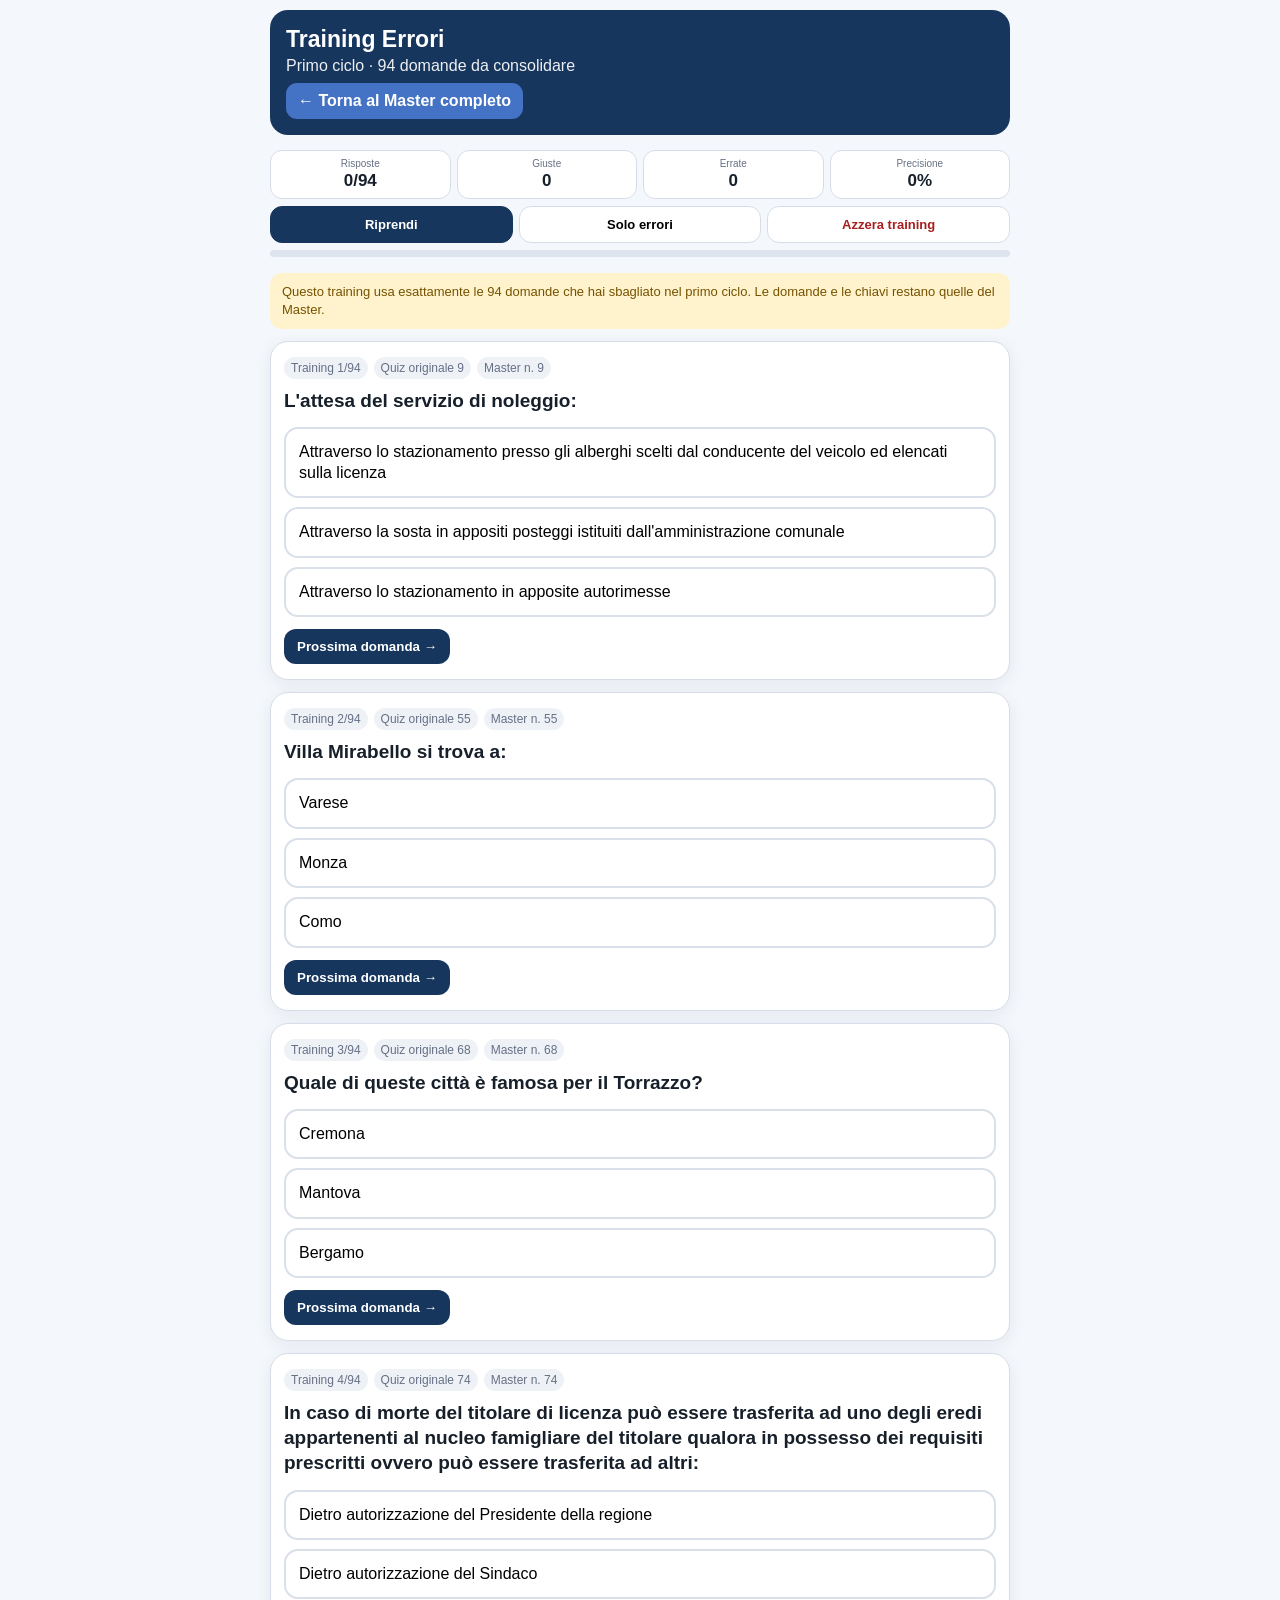
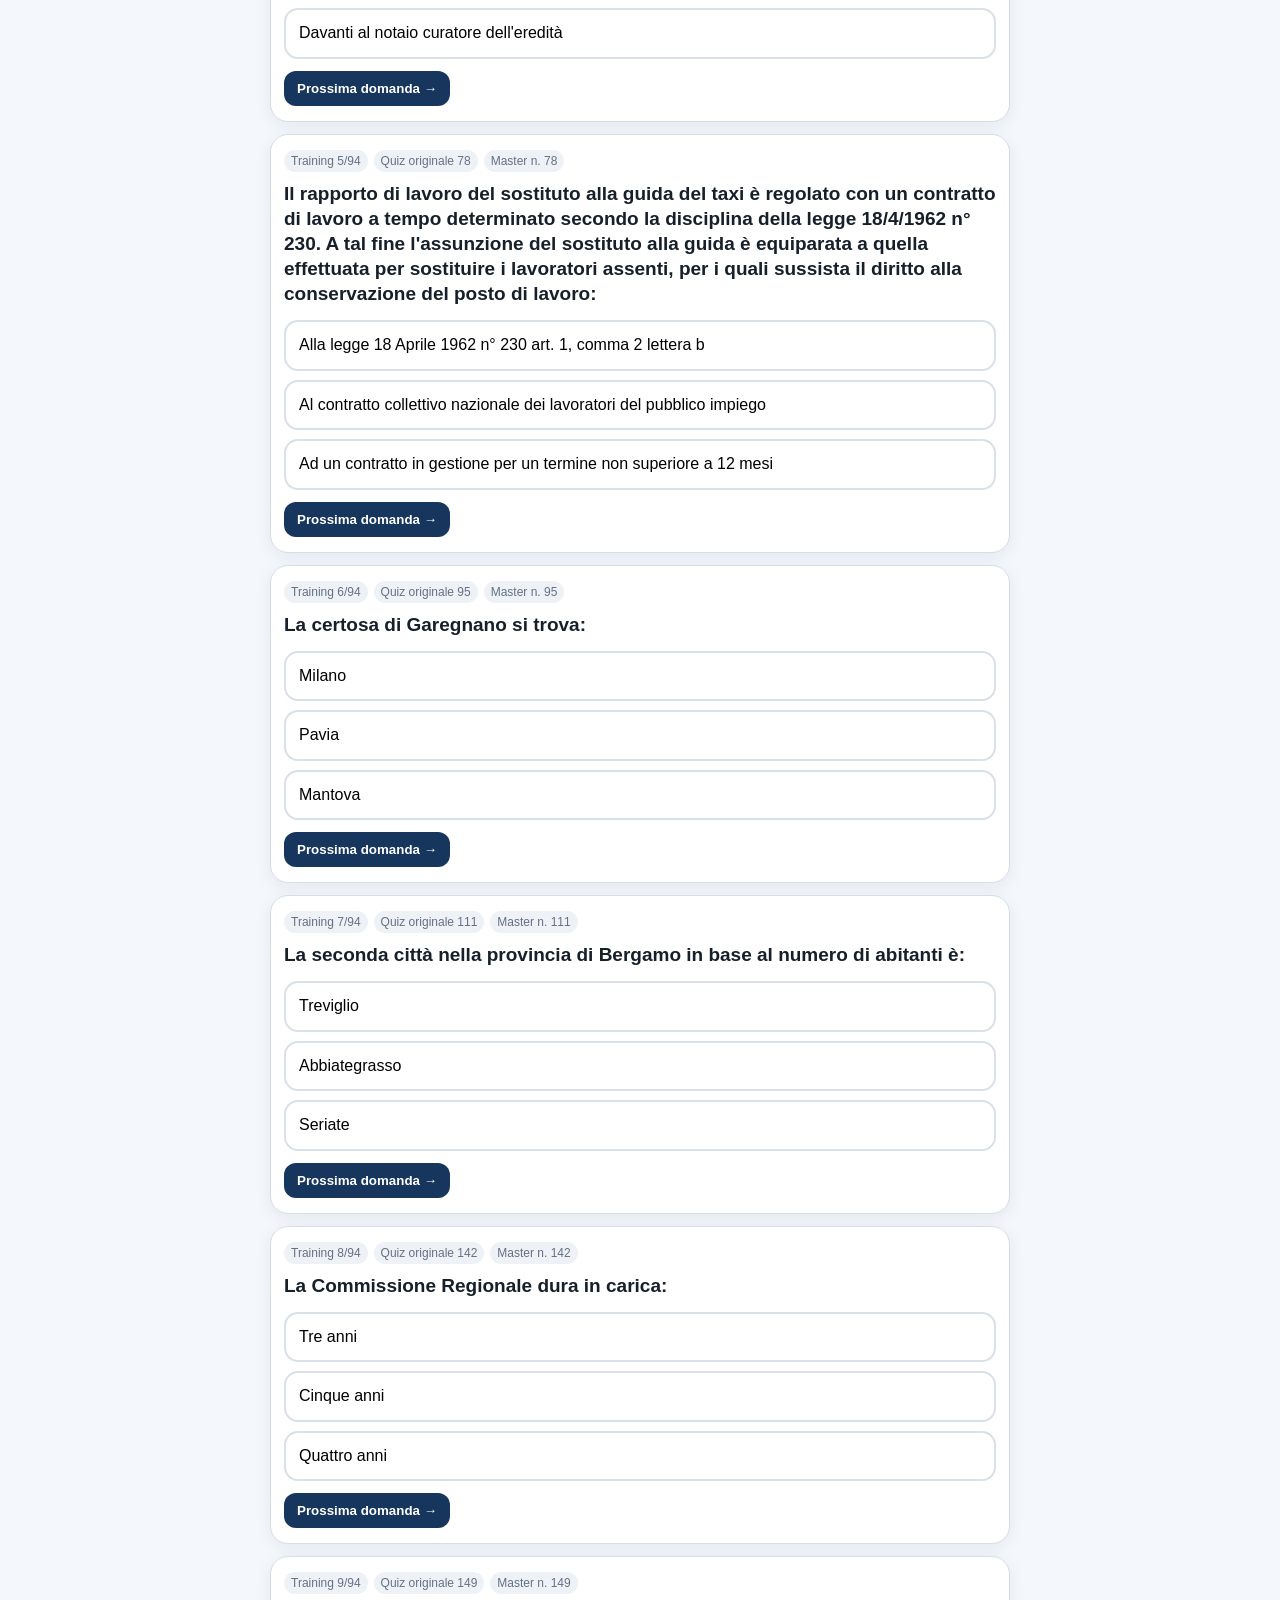
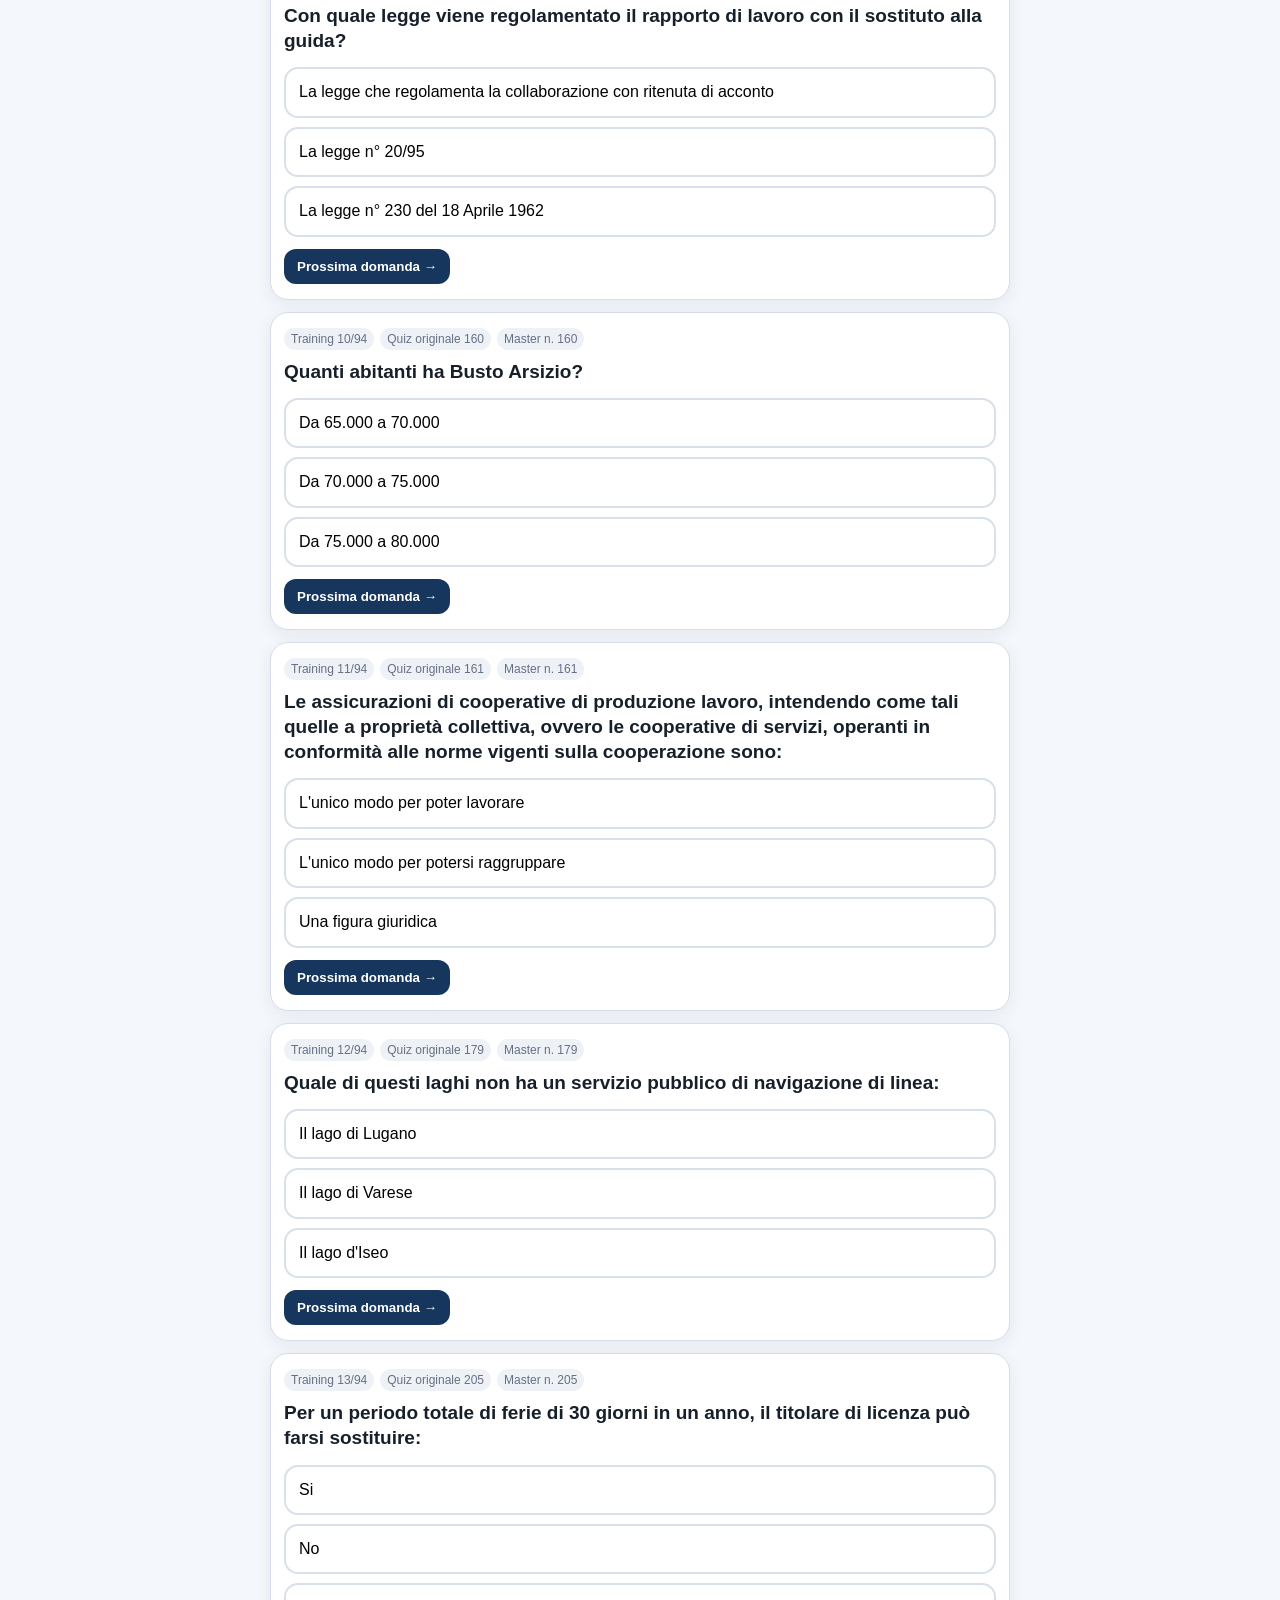
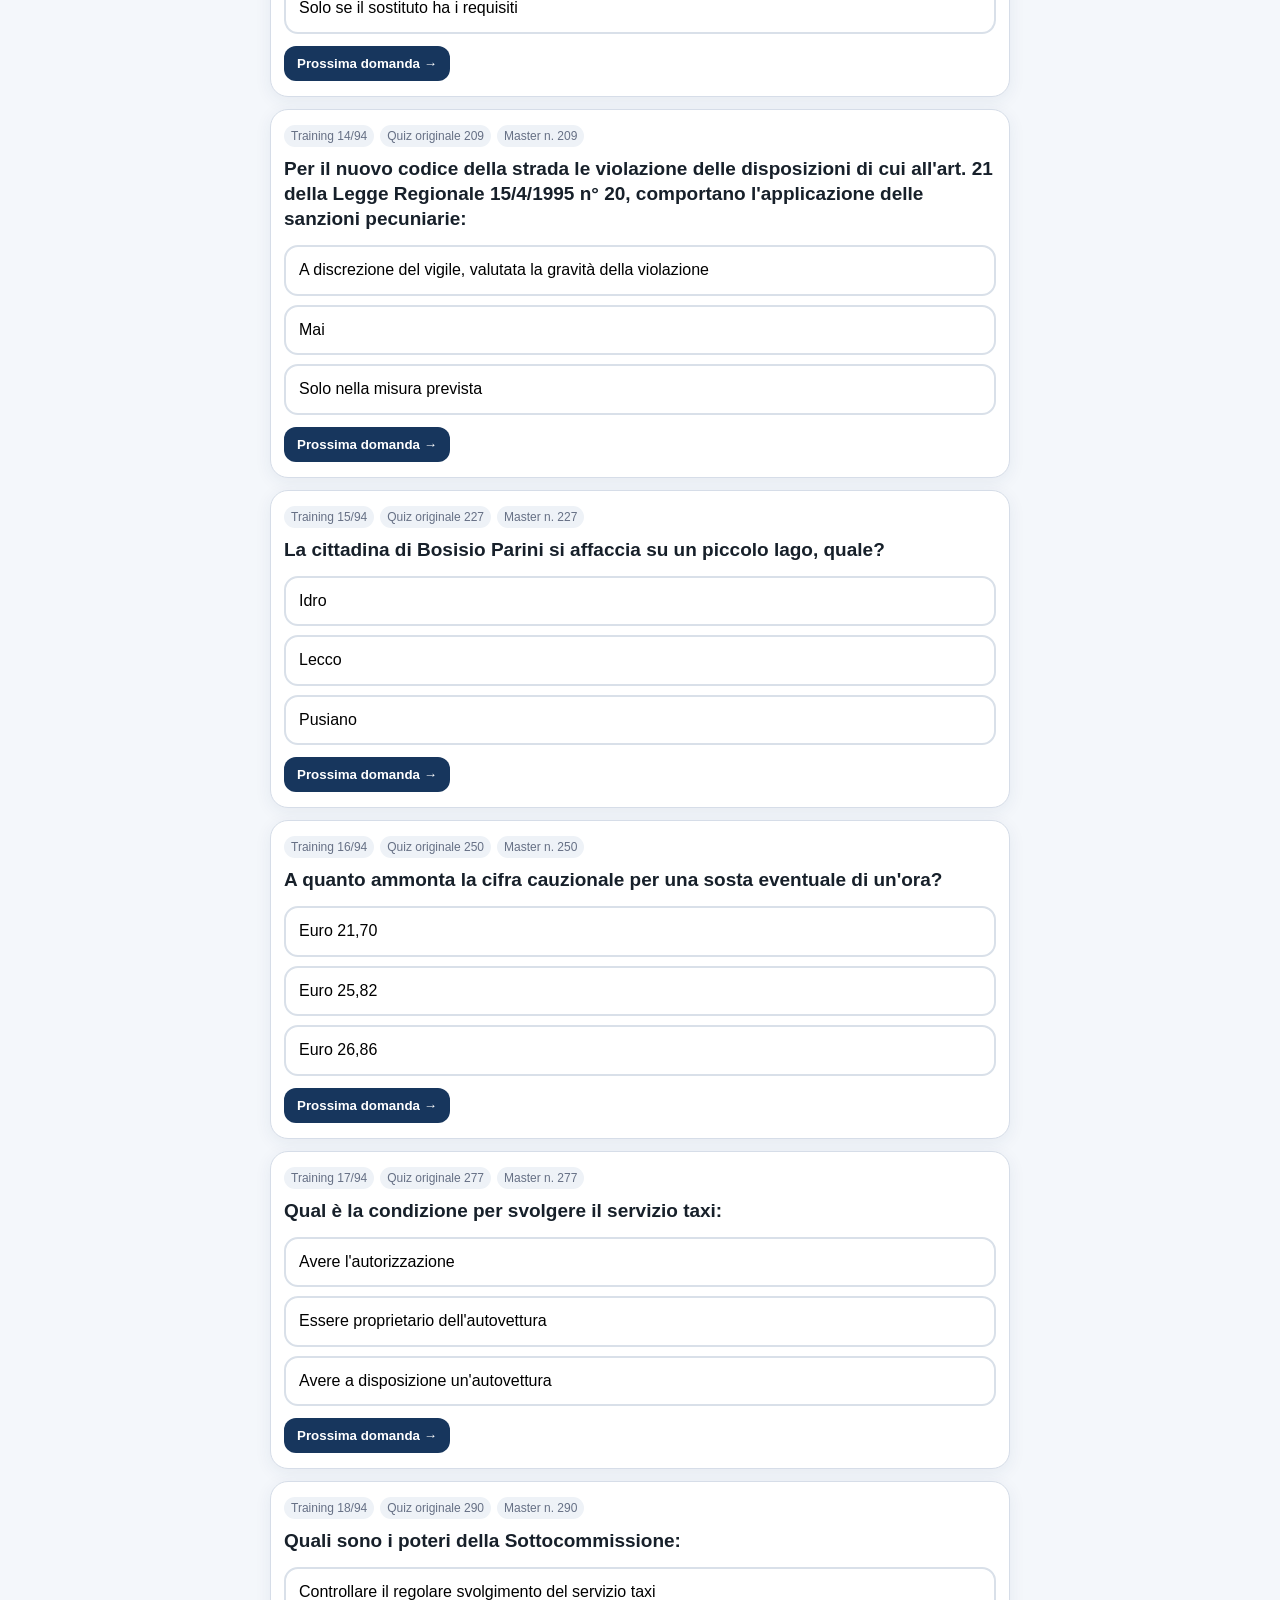
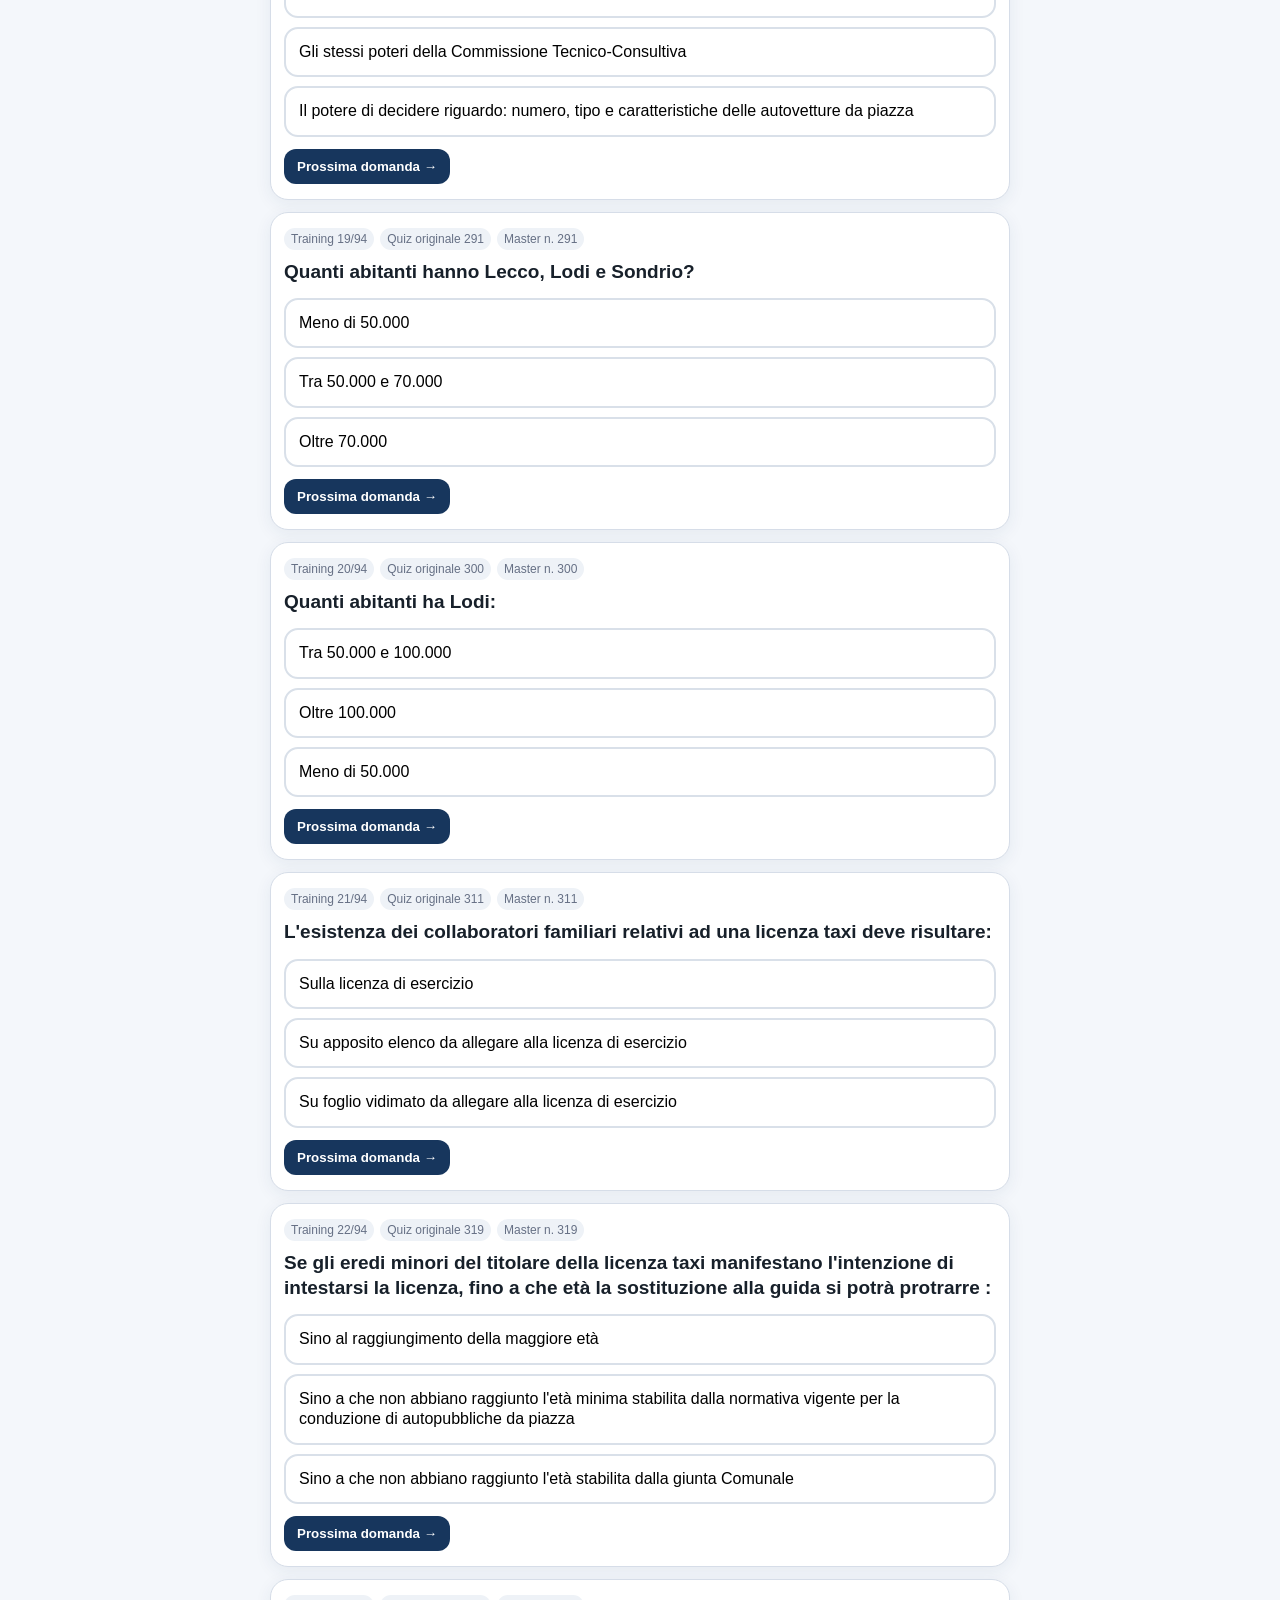
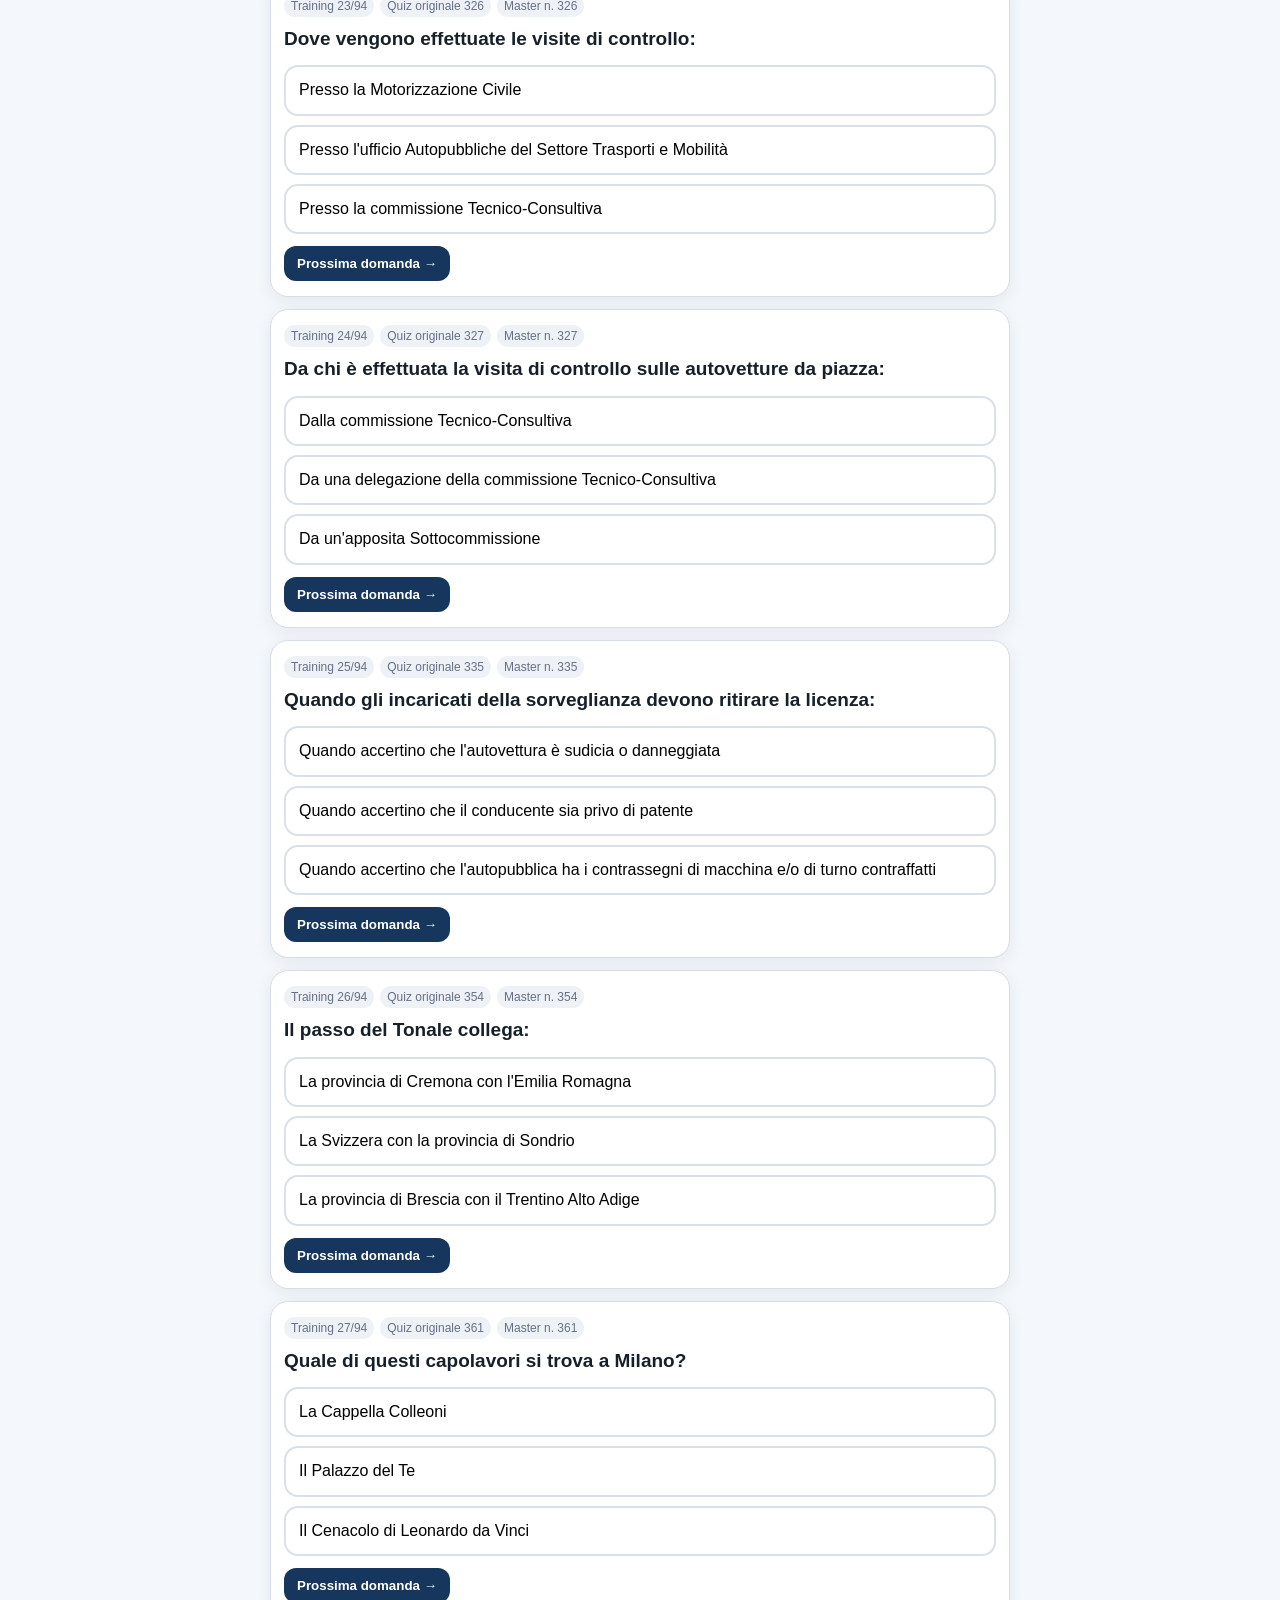
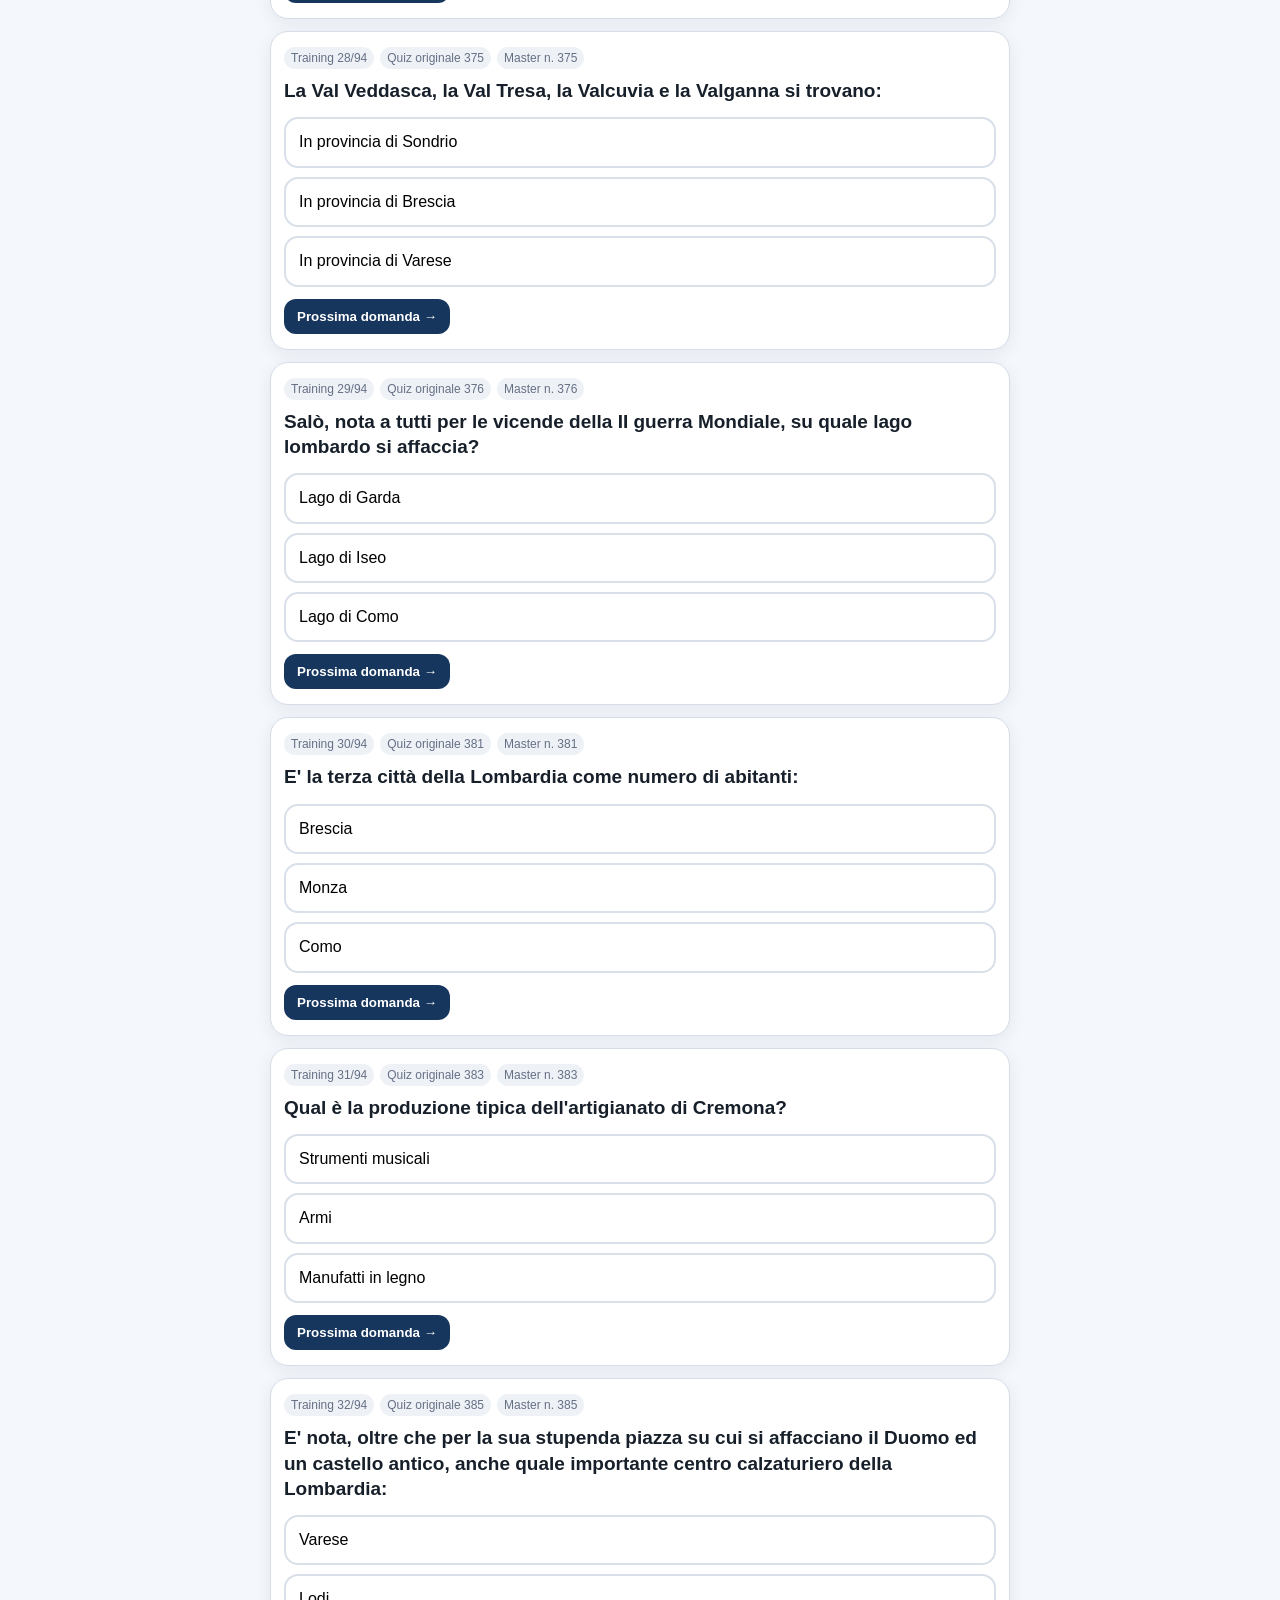
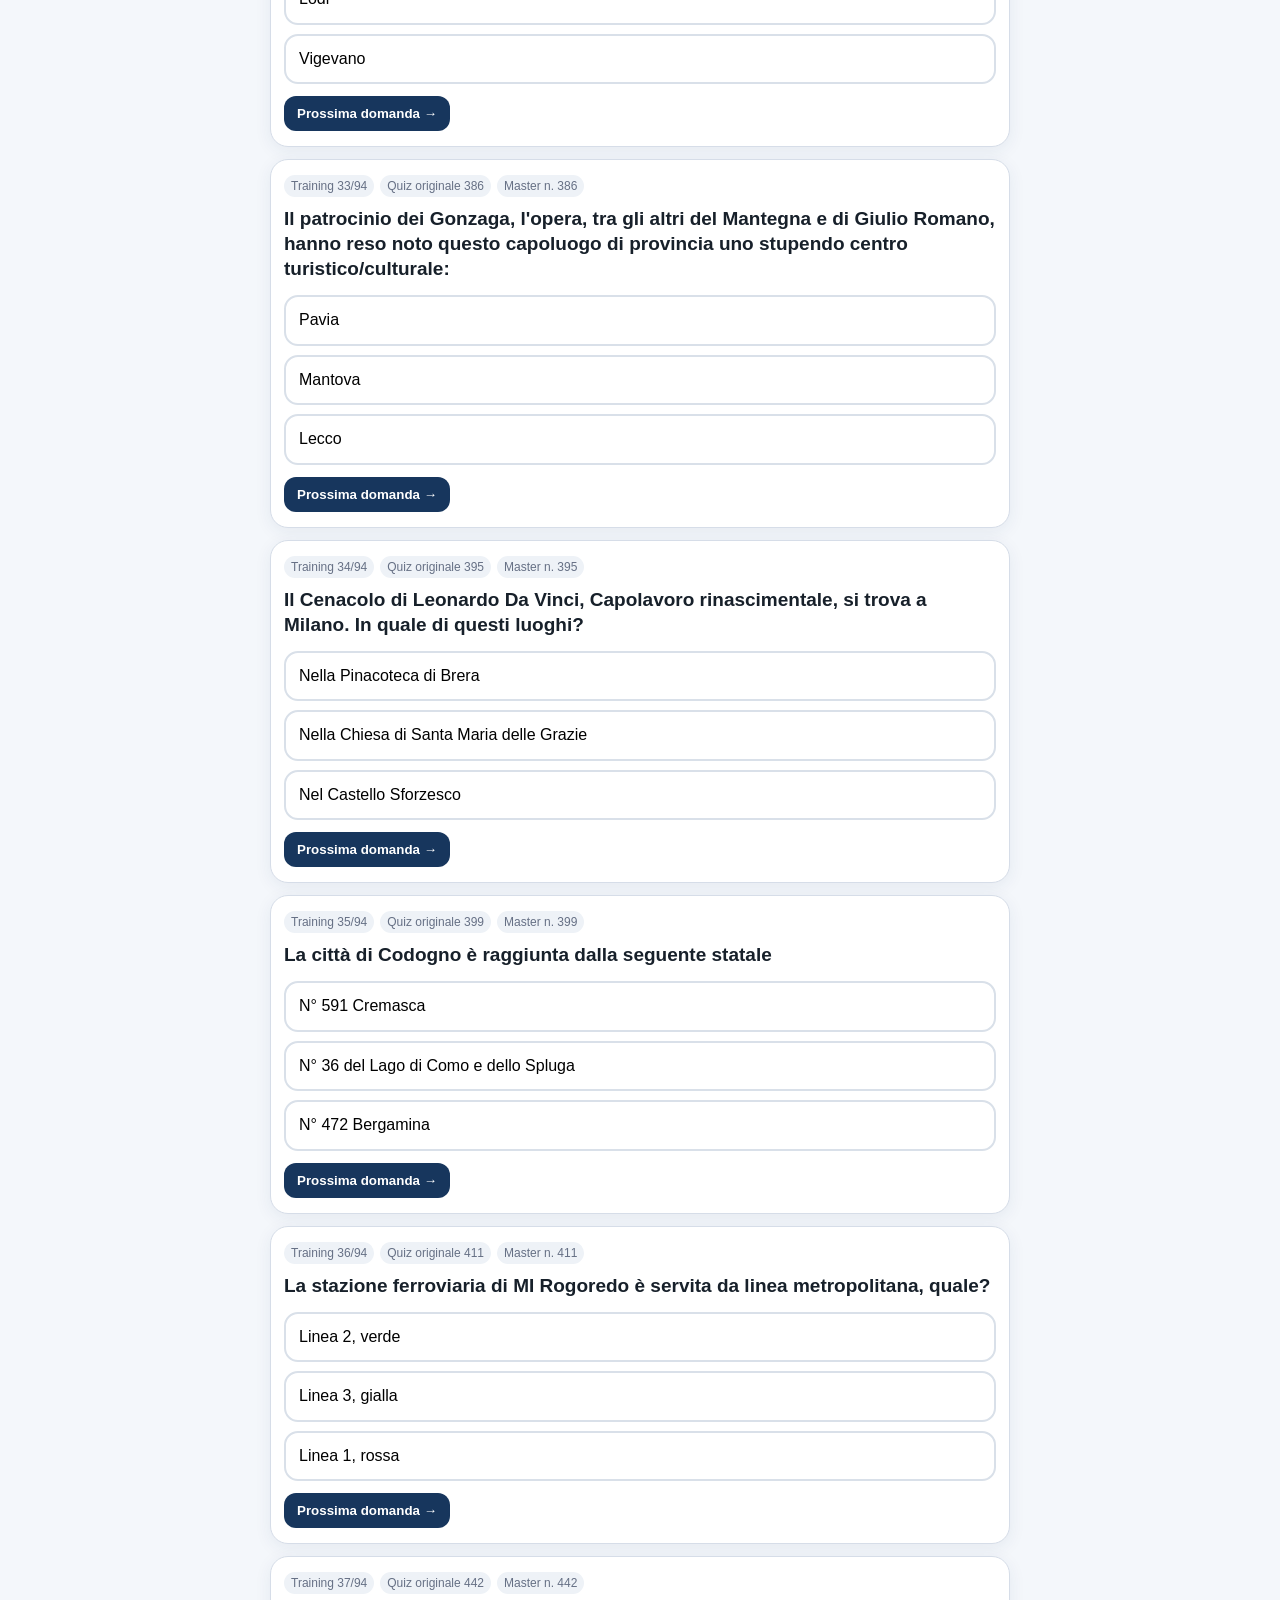
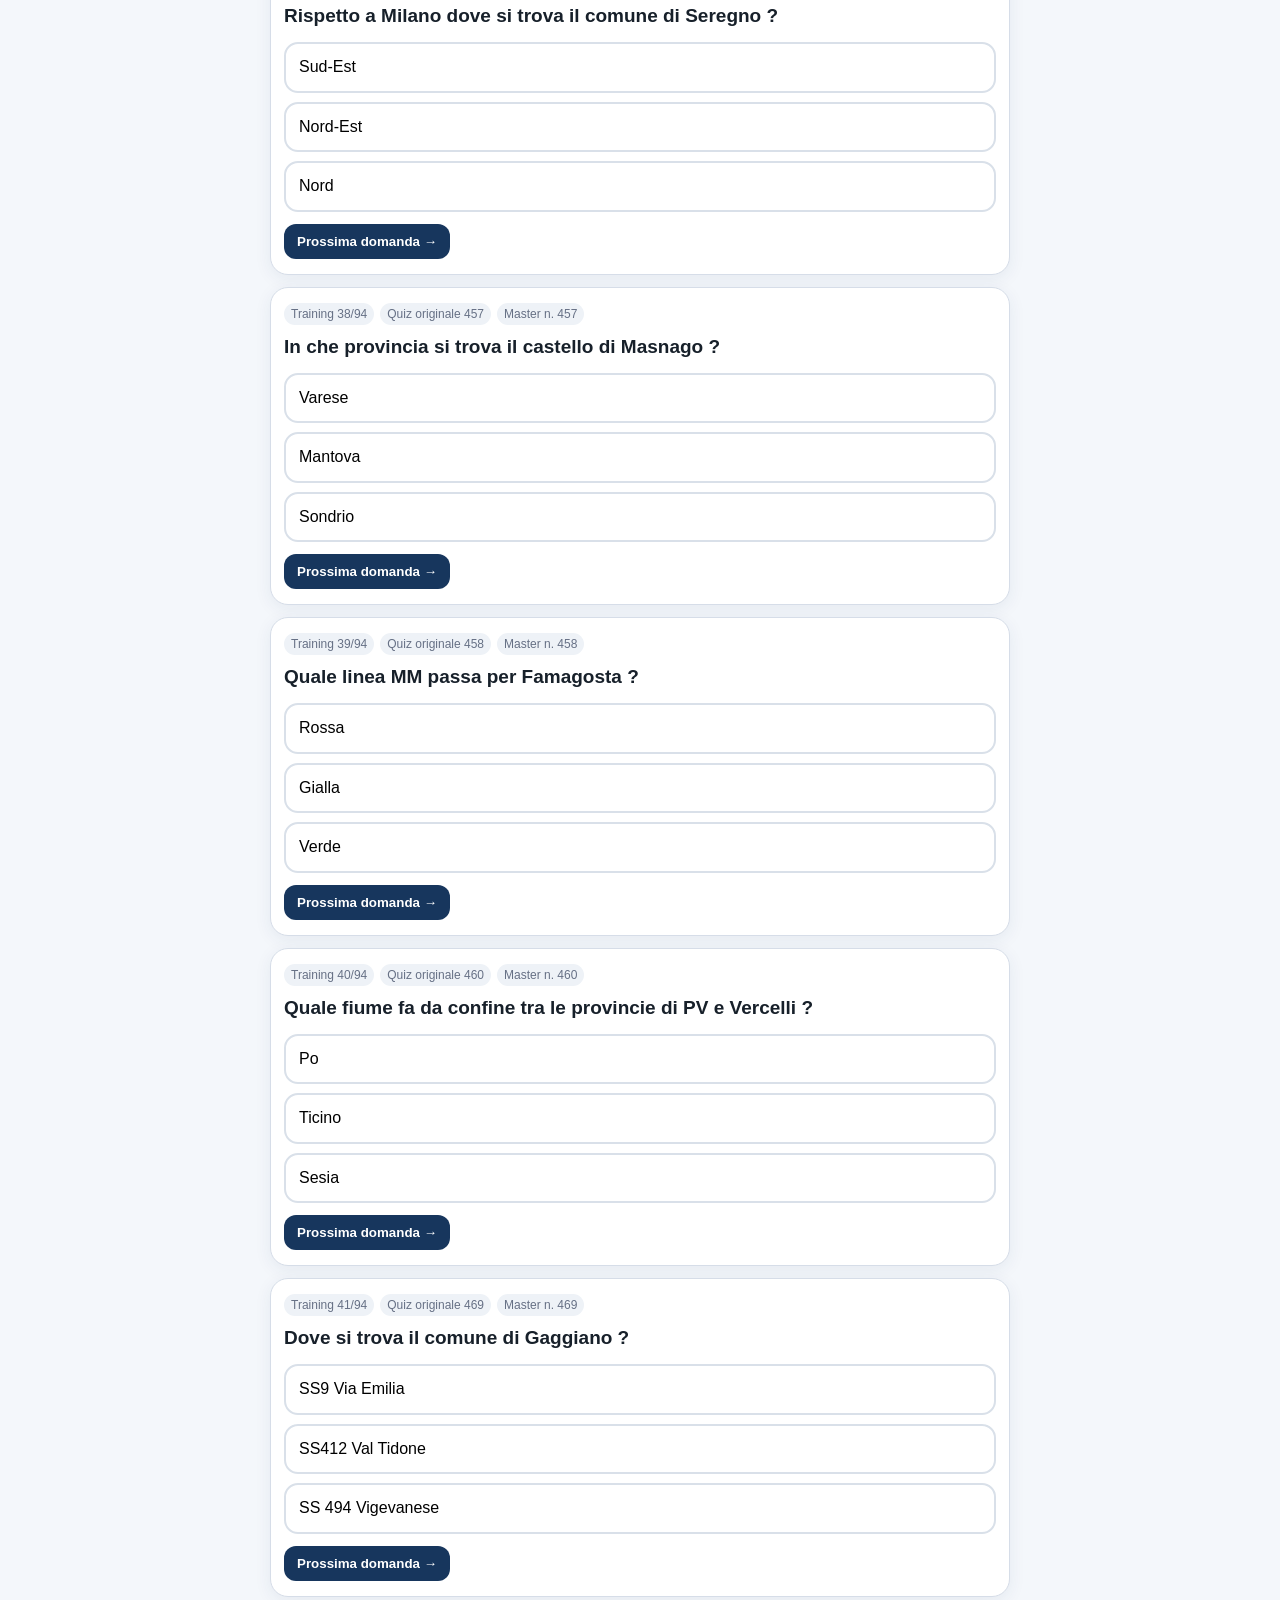
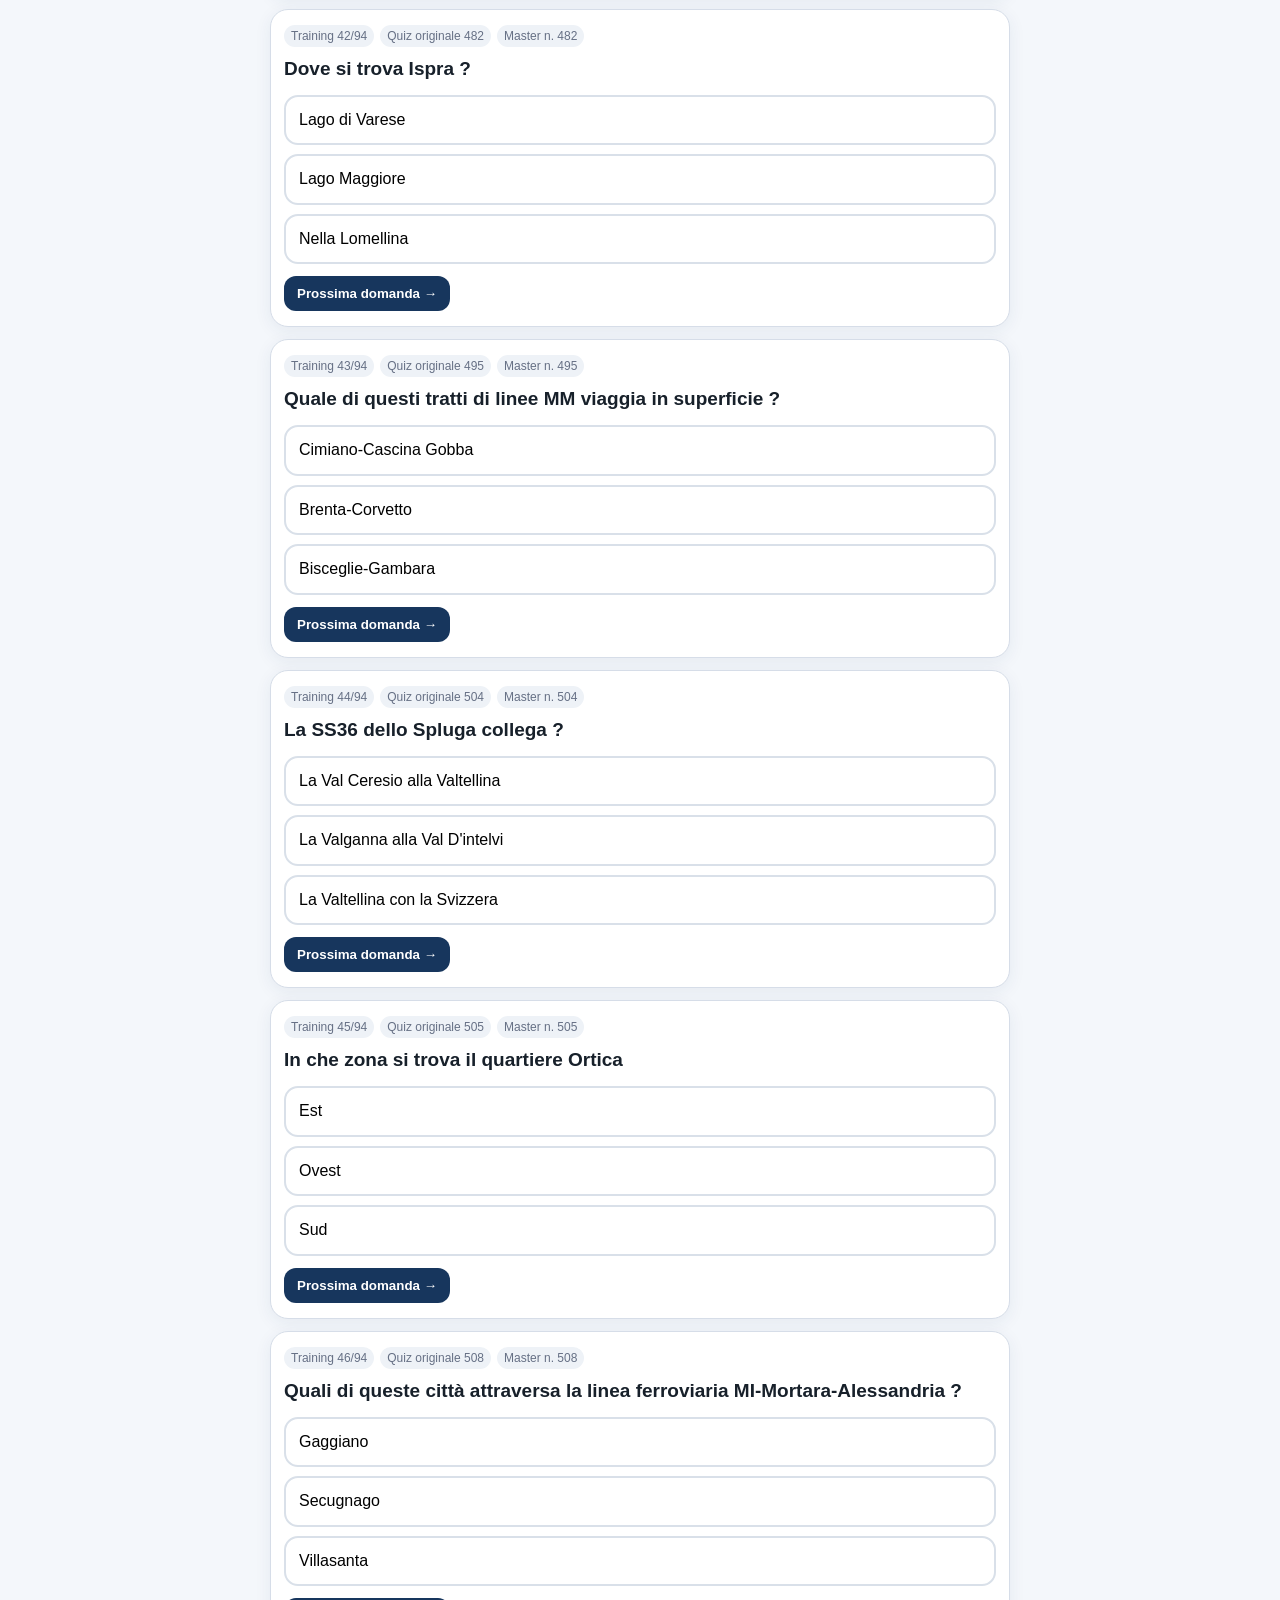
<file: errori.html>
<!doctype html>
<html lang="it">
<head>
  <meta charset="utf-8">
  <meta name="viewport" content="width=device-width,initial-scale=1,viewport-fit=cover">
  <meta name="theme-color" content="#17365D">
  <title>Training Errori Quiz Taxi</title>
  <link rel="stylesheet" href="style.css">
  <style>
    .training-note{background:#fff3cd;color:#765200;padding:10px 12px;border-radius:12px;margin:8px 0 10px;font-size:13px;line-height:1.4}
    .backlink{display:inline-block;margin-top:8px;color:white;font-weight:800;text-decoration:none;background:#4472C4;padding:9px 12px;border-radius:11px}
    .training-actions{grid-template-columns:1fr 1fr 1fr}
  </style>
</head>
<body>
  <main class="app">
    <header class="hero">
      <h1>Training Errori</h1>
      <p>Primo ciclo · 94 domande da consolidare</p>
      <a class="backlink" href="index.html">← Torna al Master completo</a>
    </header>

    <section class="sticky">
      <div class="kpis">
        <div class="kpi">Risposte<b id="kAnswered">0/94</b></div>
        <div class="kpi">Giuste<b id="kCorrect">0</b></div>
        <div class="kpi">Errate<b id="kWrong">0</b></div>
        <div class="kpi">Precisione<b id="kPct">0%</b></div>
      </div>
      <div class="actions training-actions">
        <button id="resumeBtn" class="primary">Riprendi</button>
        <button id="errorsBtn">Solo errori</button>
        <button id="resetBtn" class="danger">Azzera training</button>
      </div>
      <div class="progress"><div id="progressBar"></div></div>
      <div id="status" class="status"></div>
    </section>

    <div class="training-note">
      Questo training usa esattamente le 94 domande che hai sbagliato nel primo ciclo.
      Le domande e le chiavi restano quelle del Master.
    </div>

    <section id="quiz"></section>
    <footer>Training separato: non modifica né azzera i progressi del Master completo.</footer>
  </main>
  <script src="errori.js?v=1"></script>
</body>
</html>
</file>
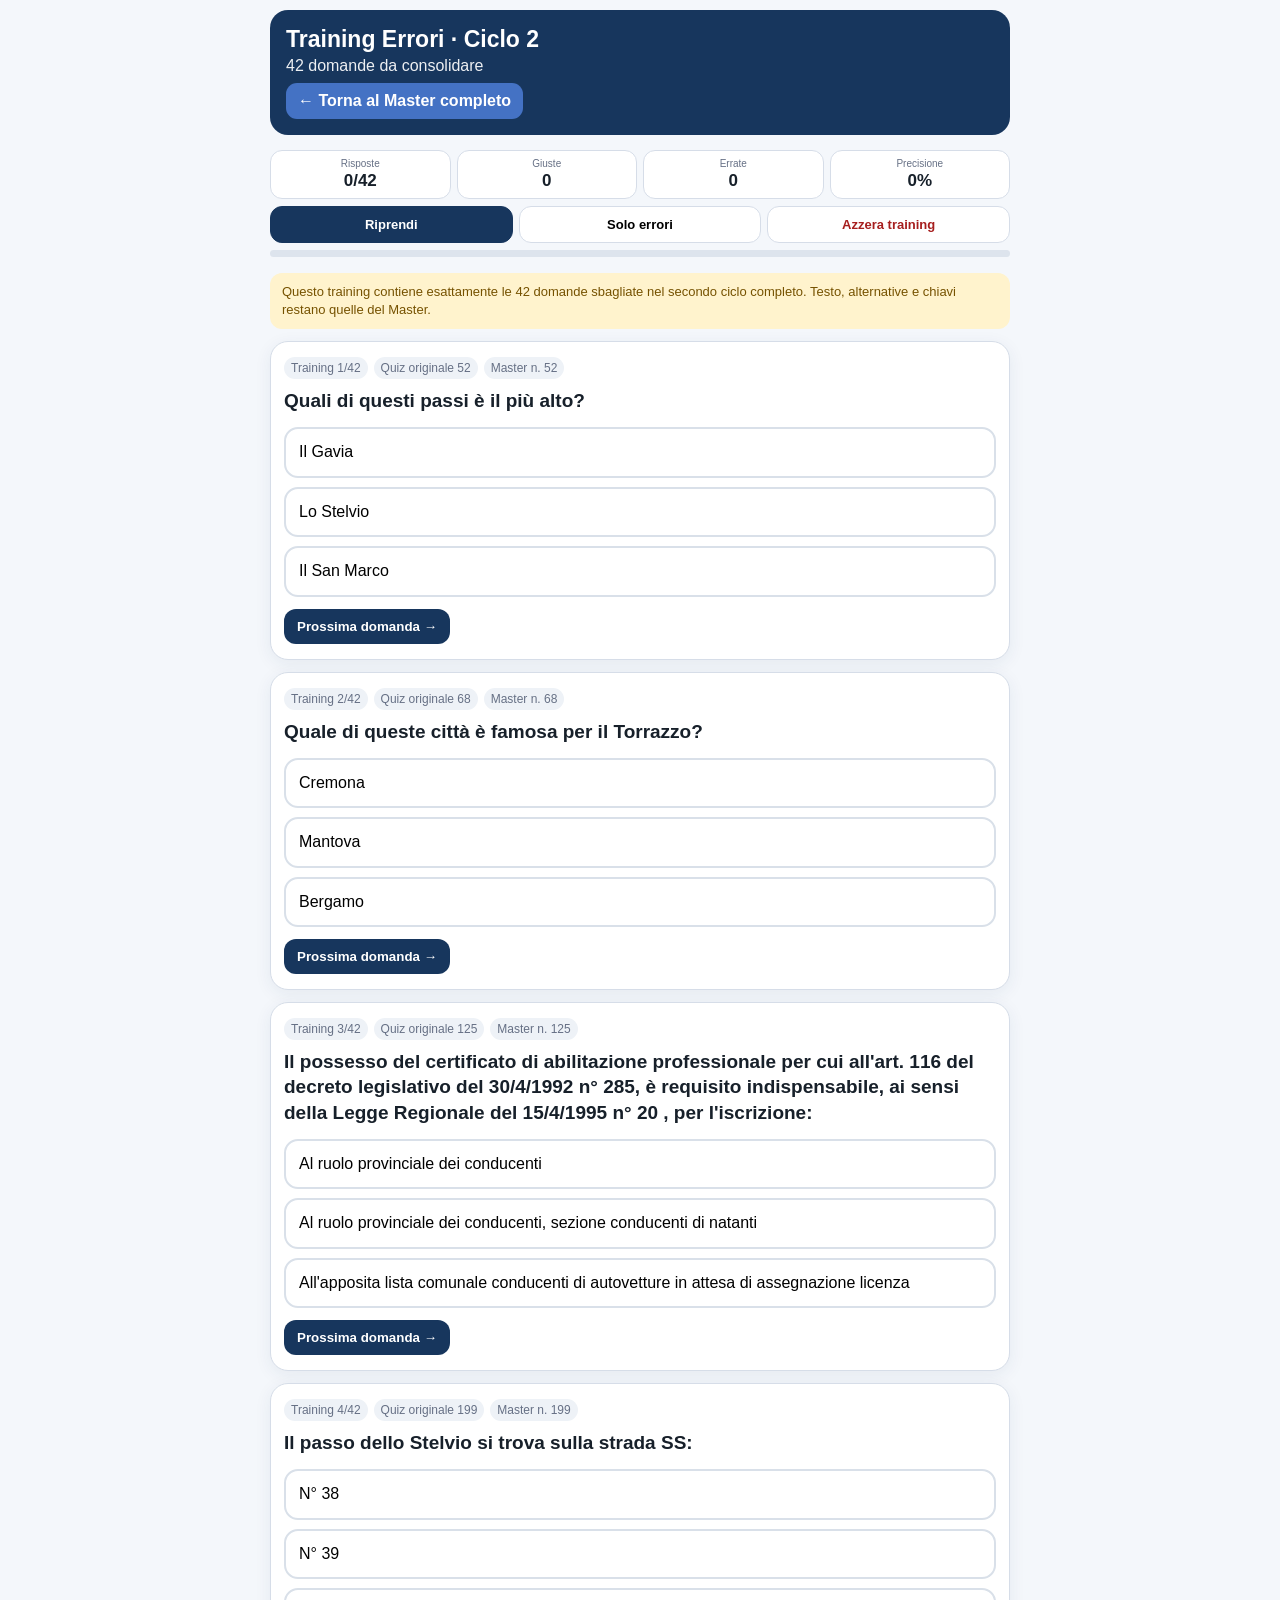
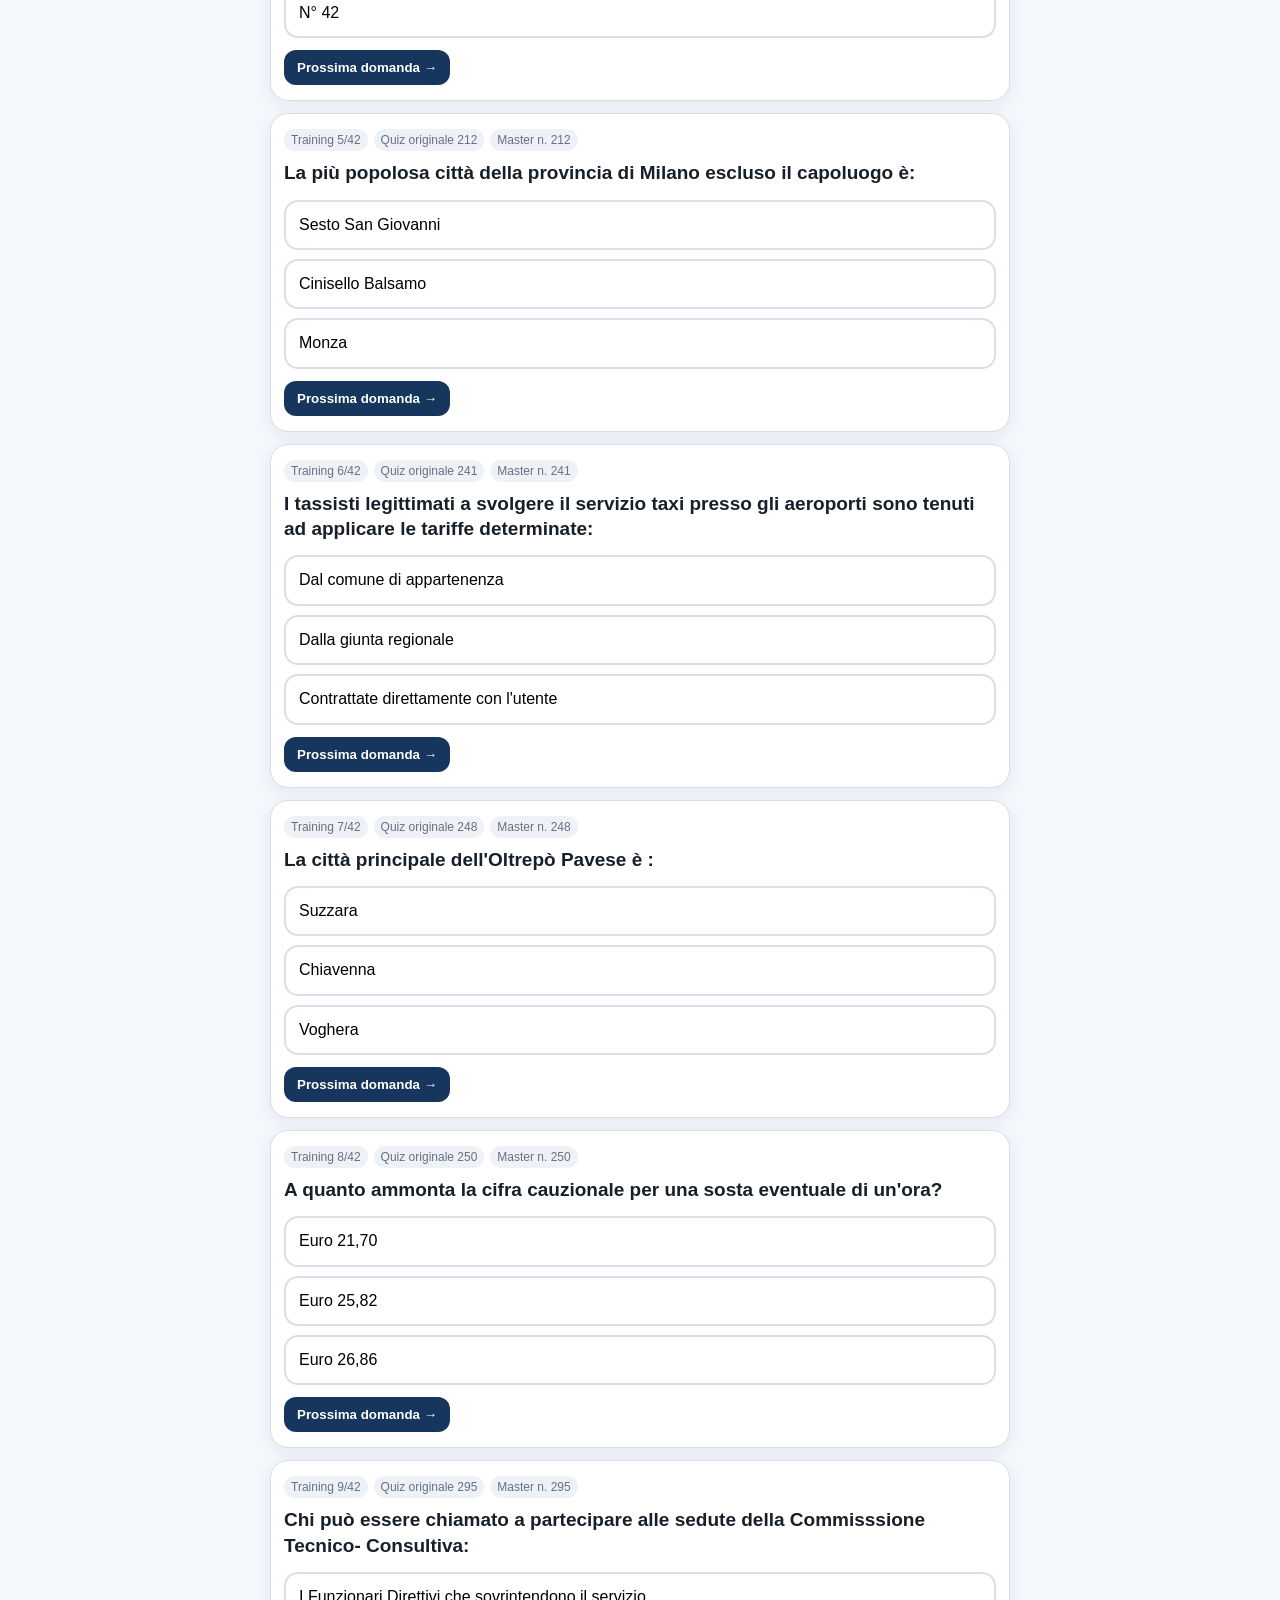
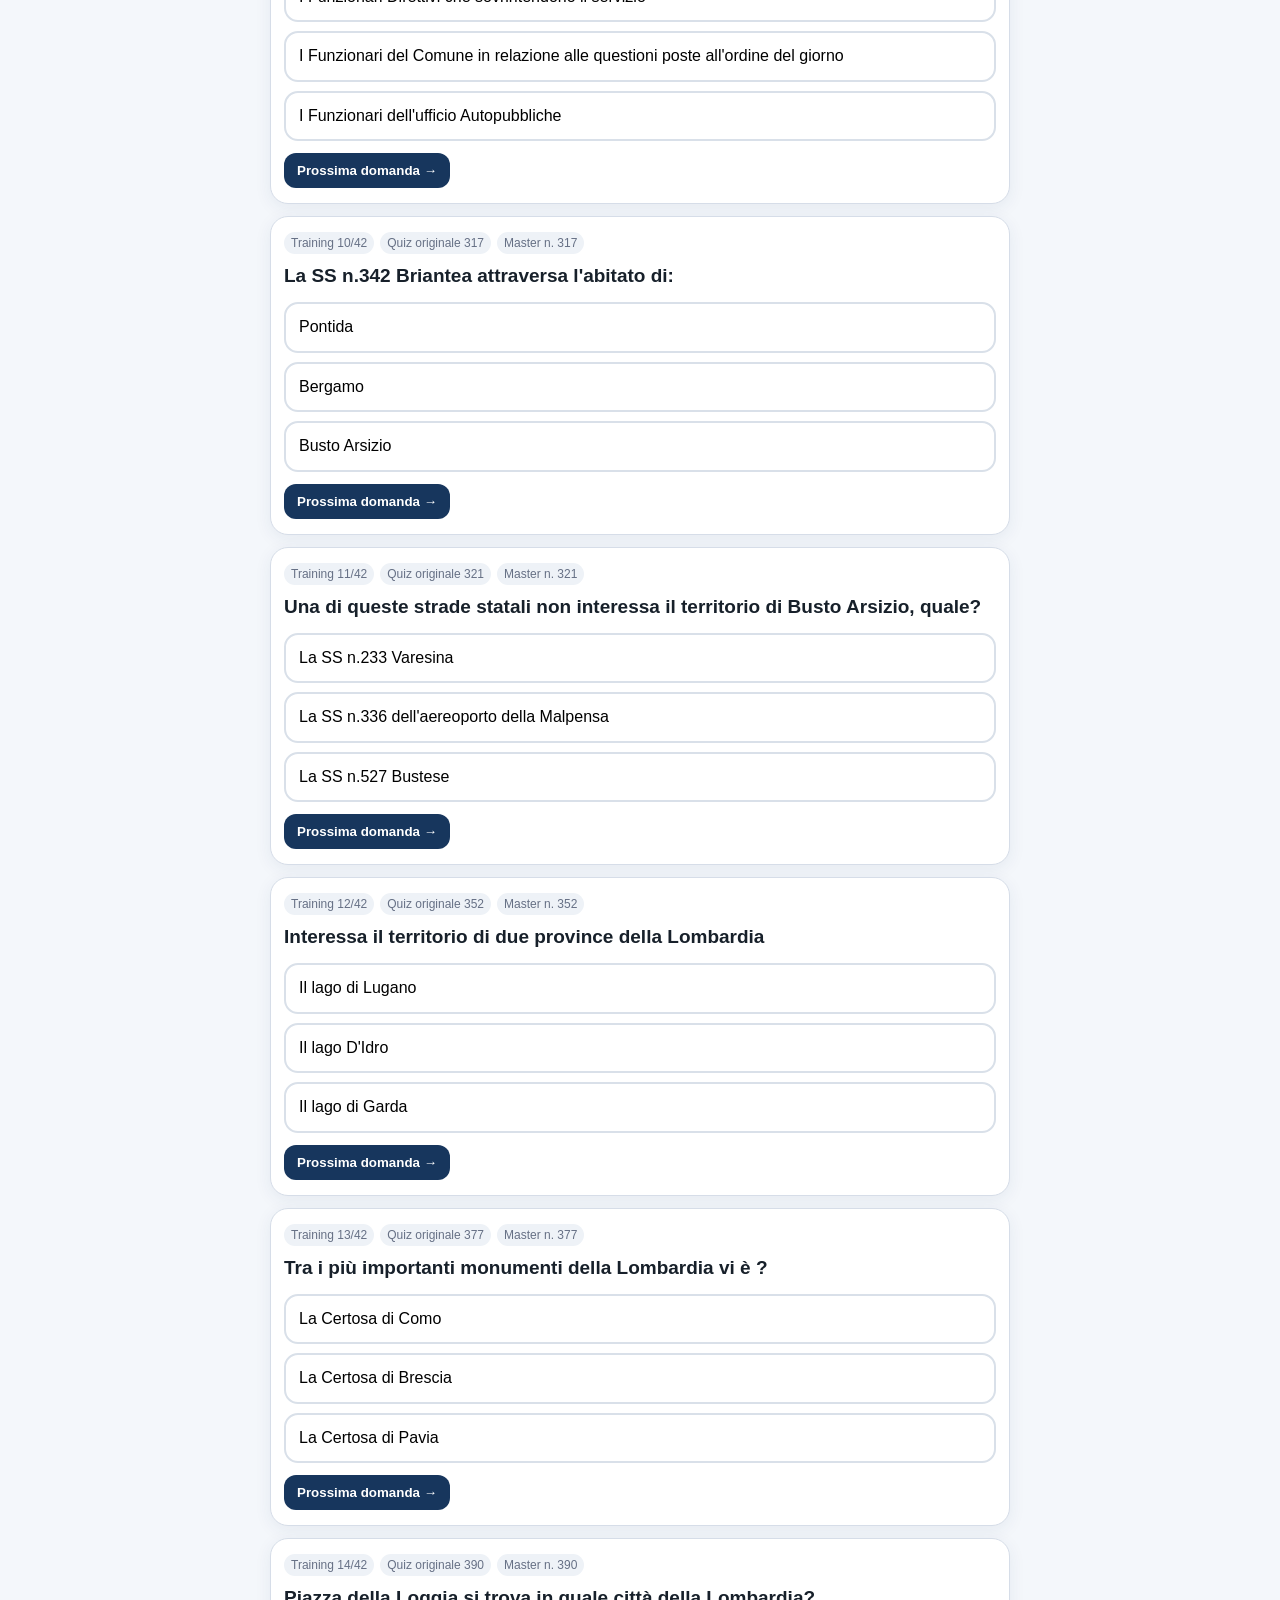
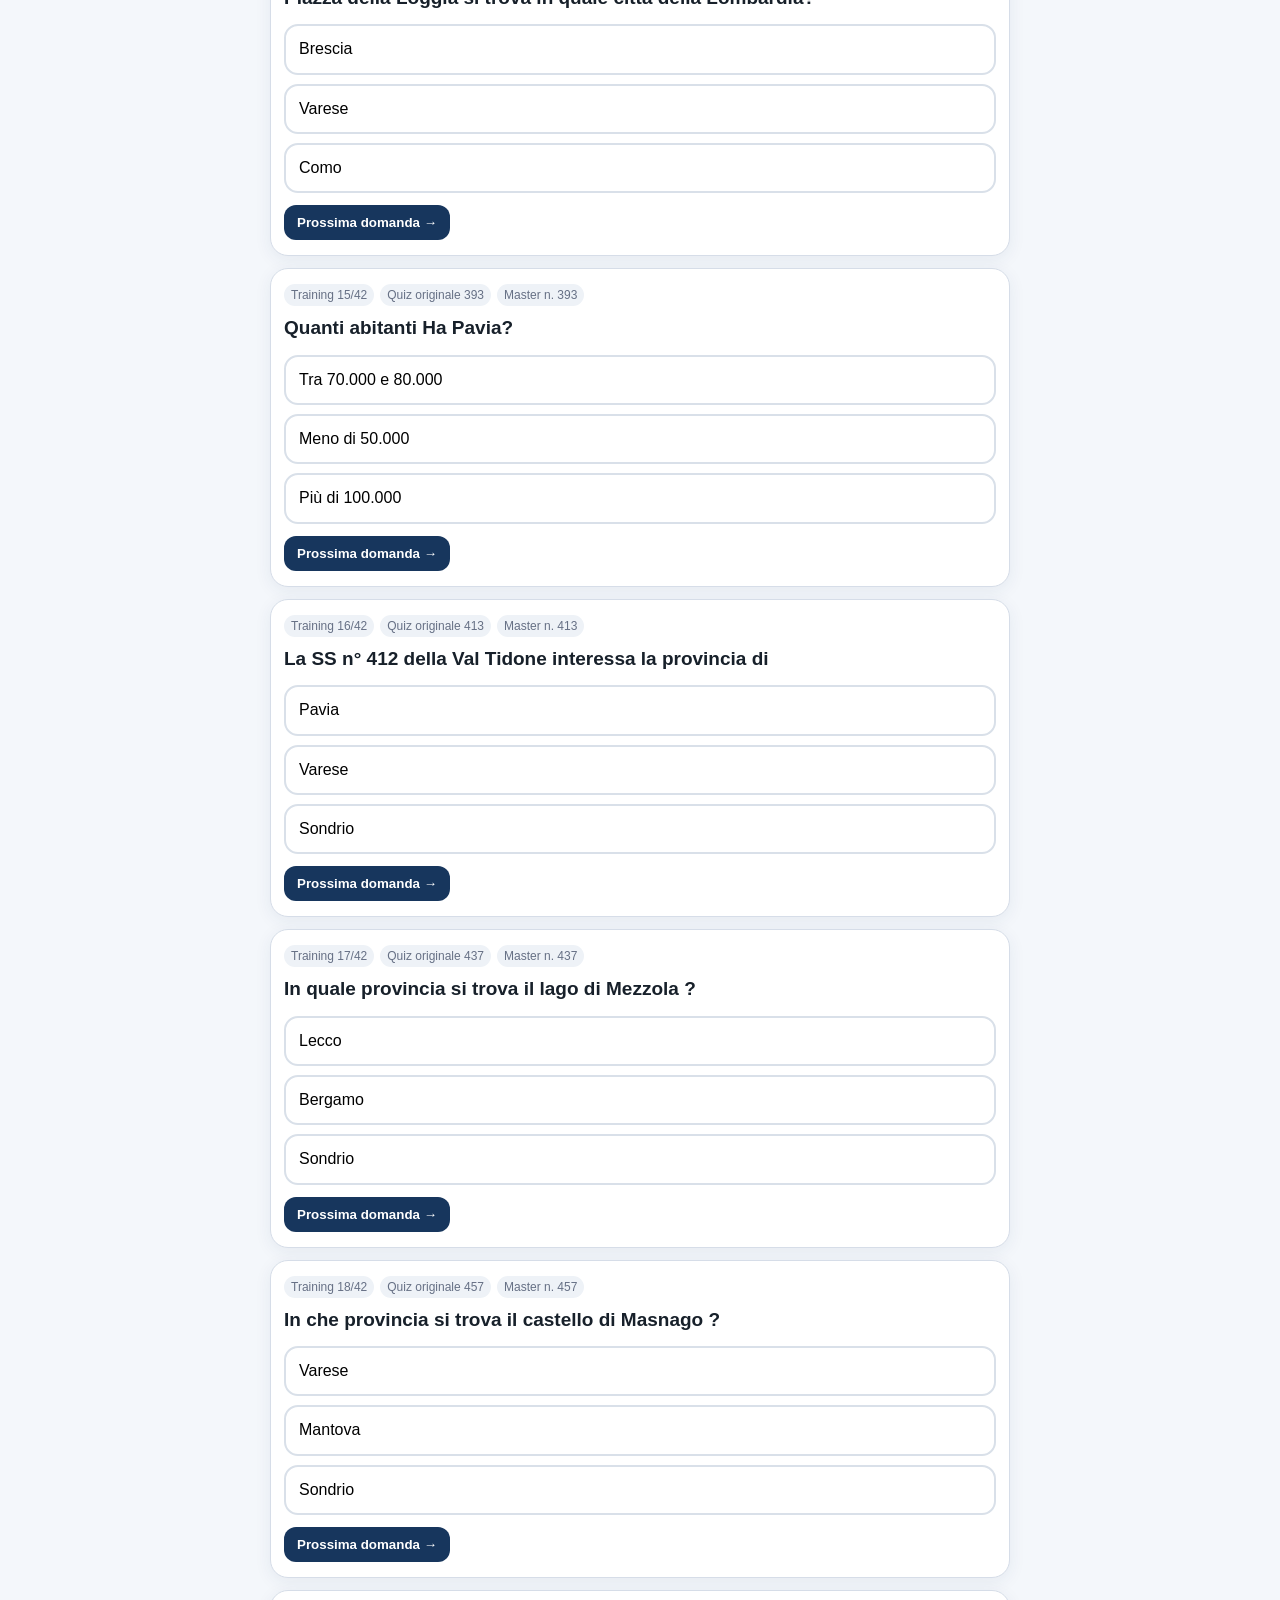
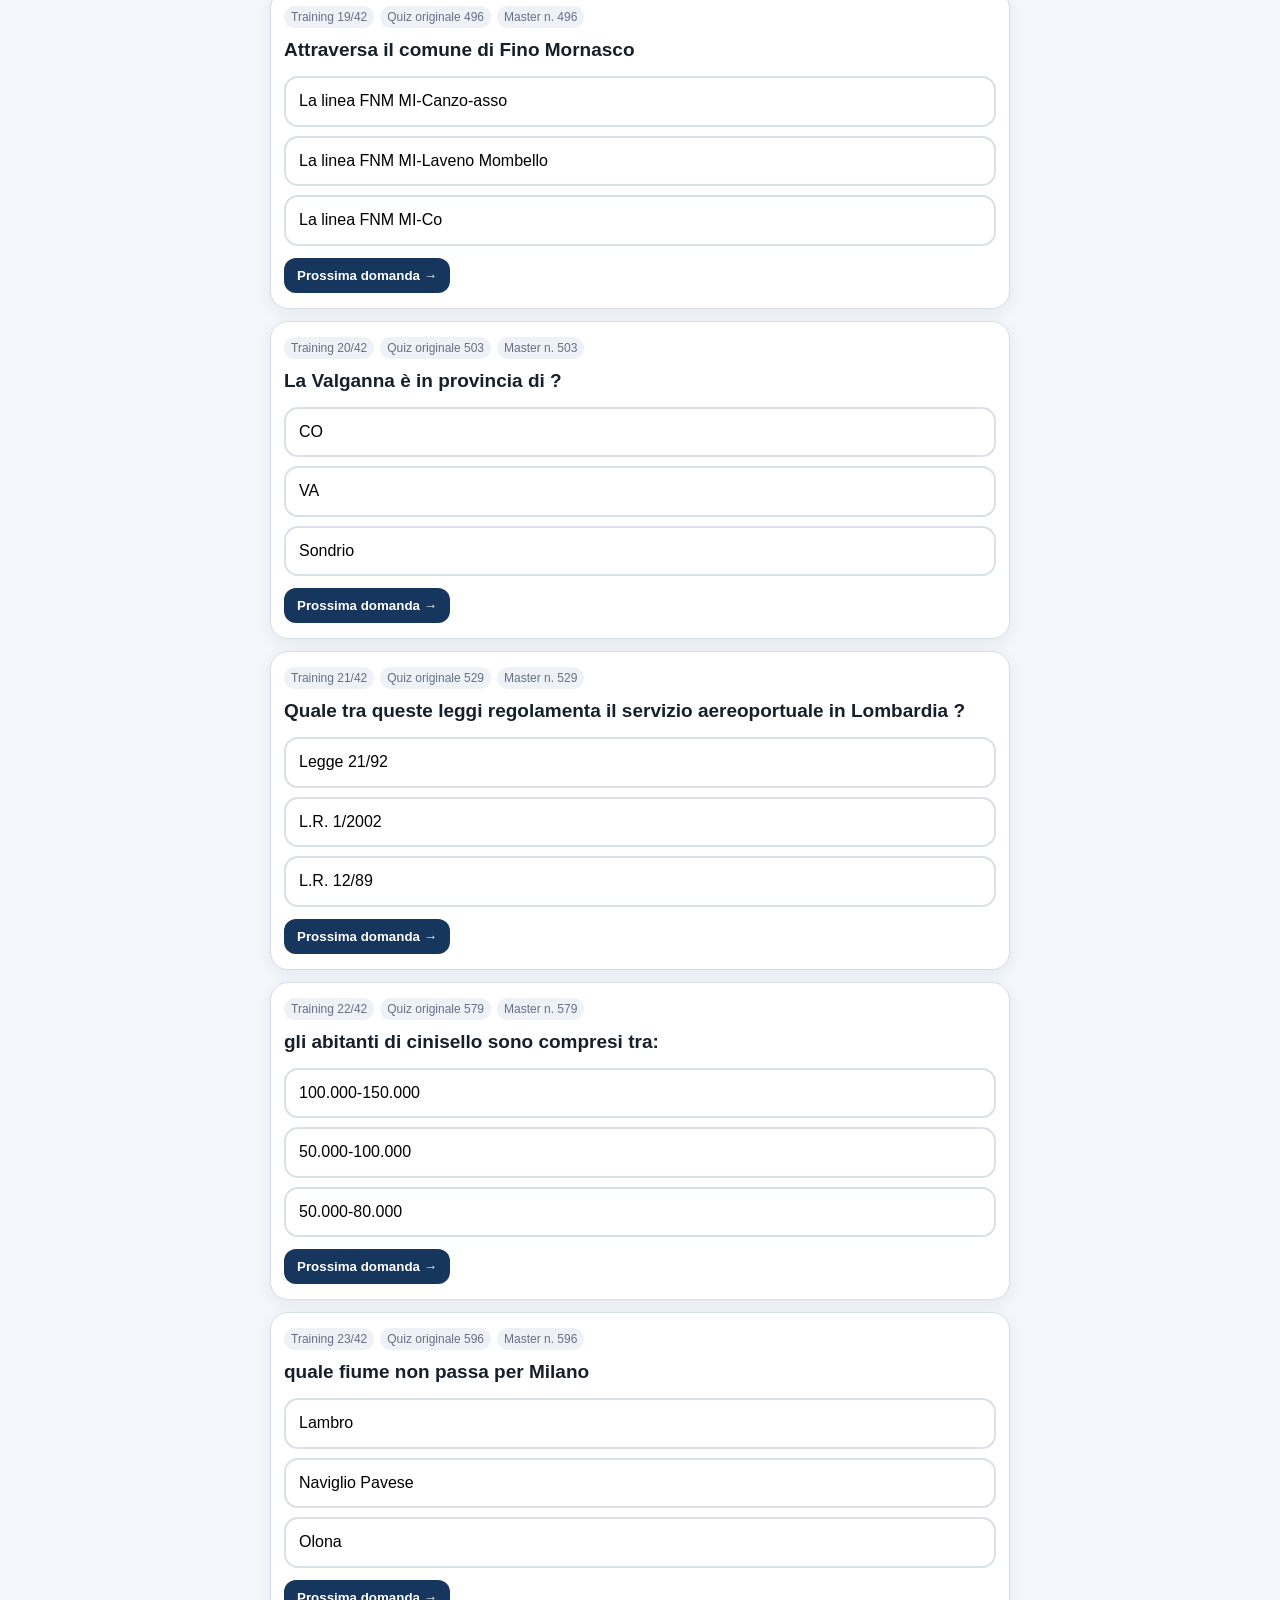
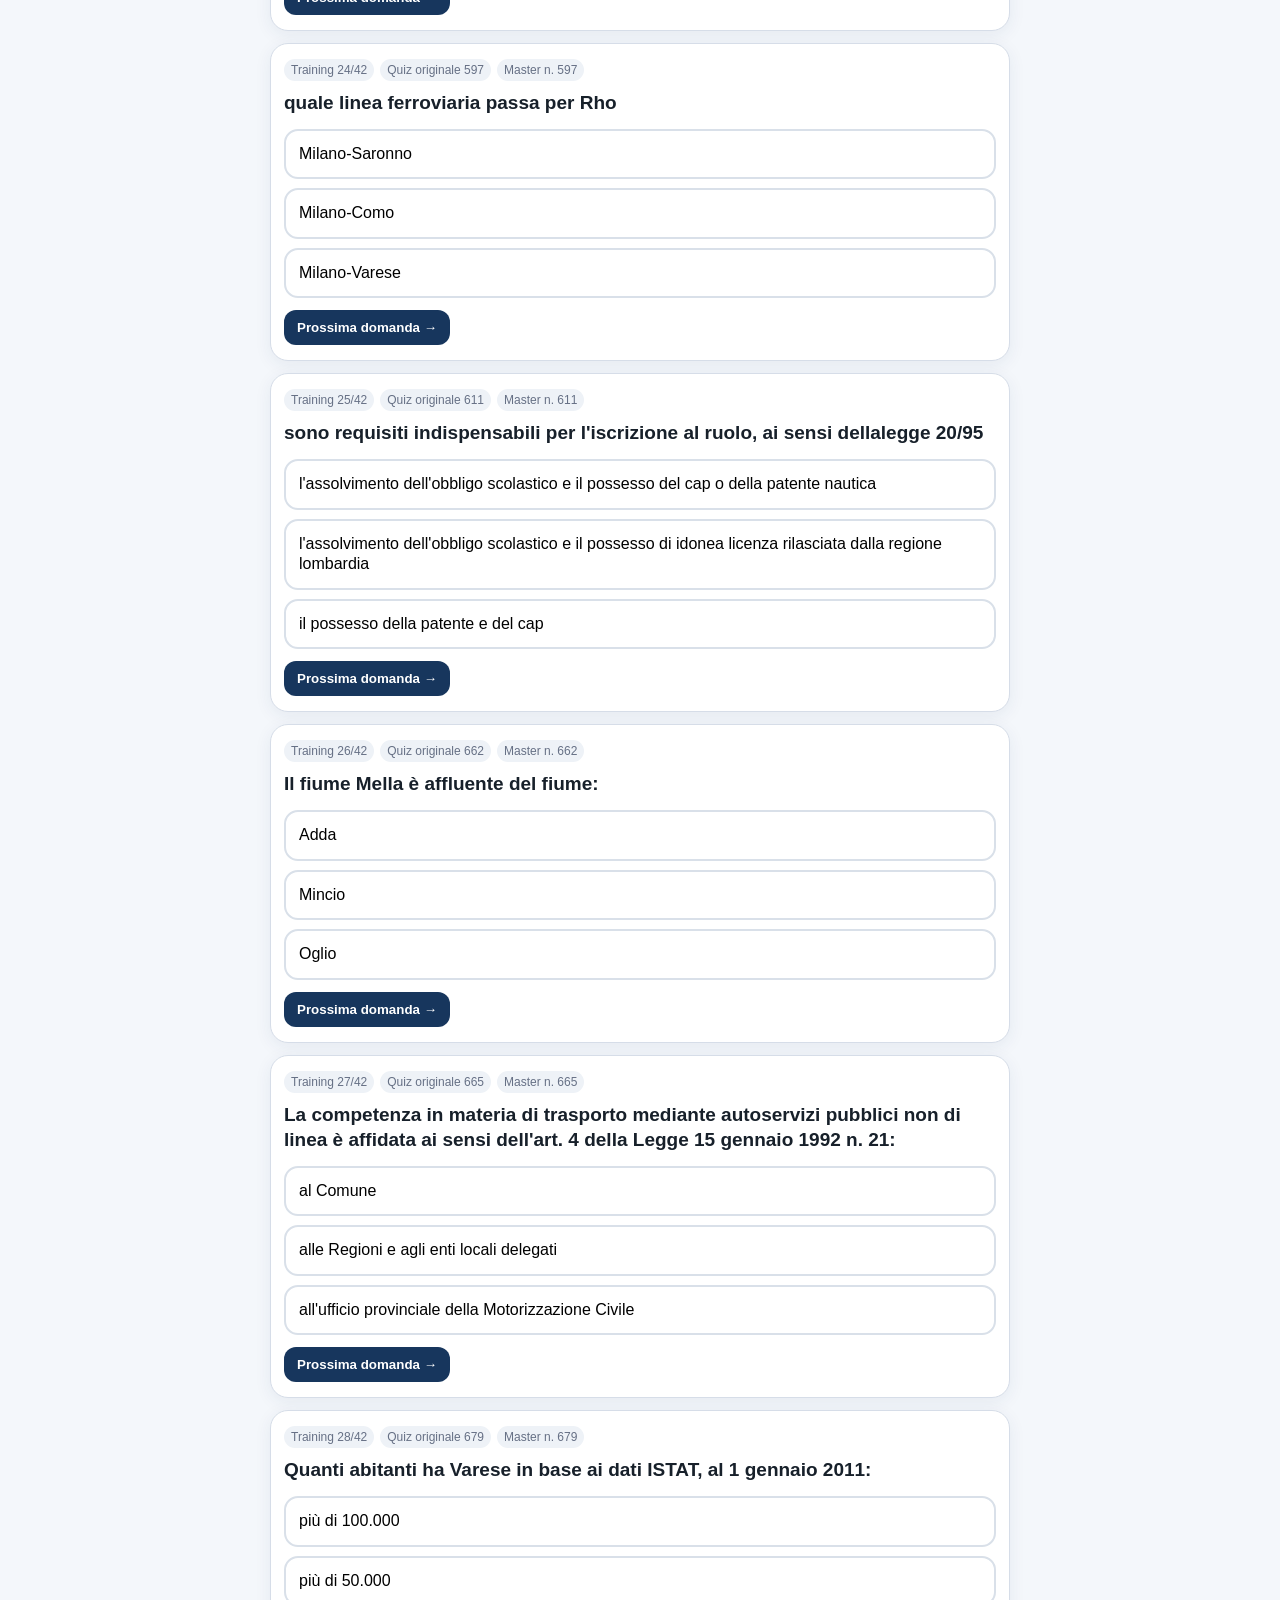
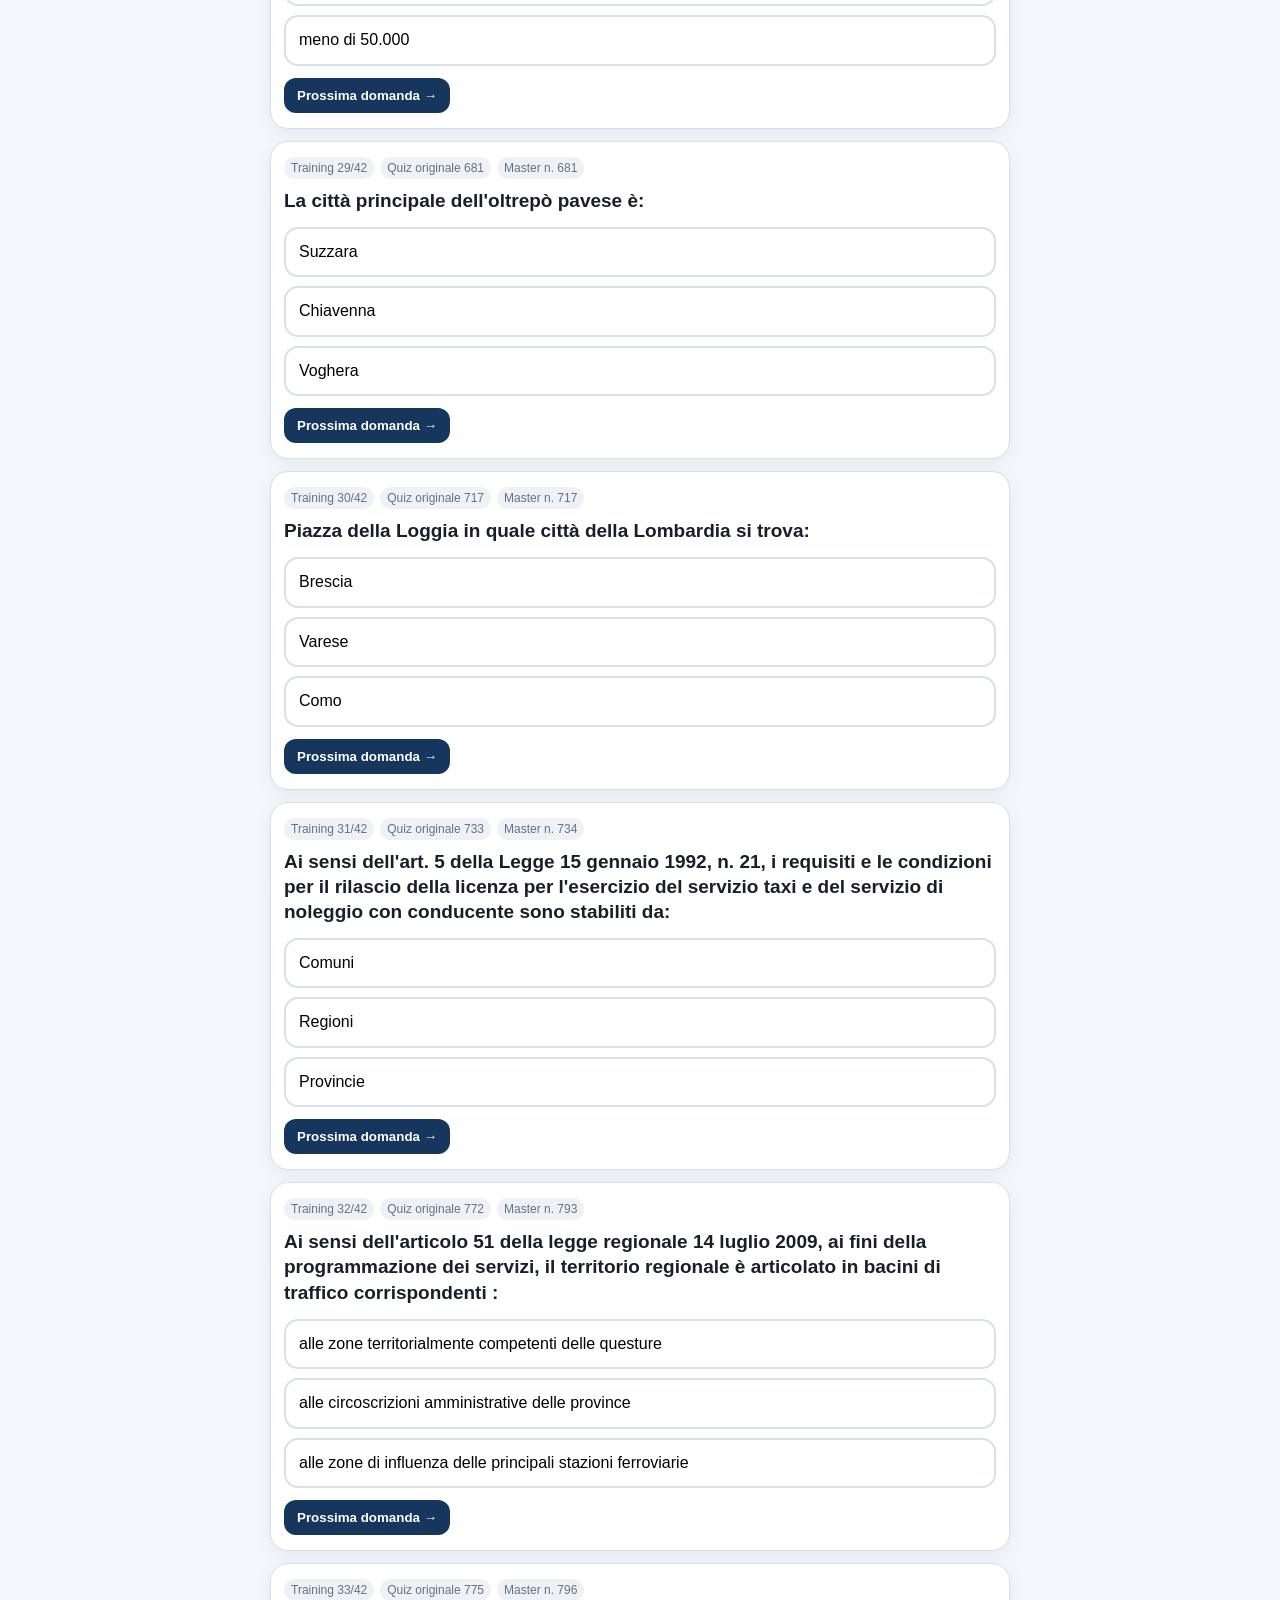
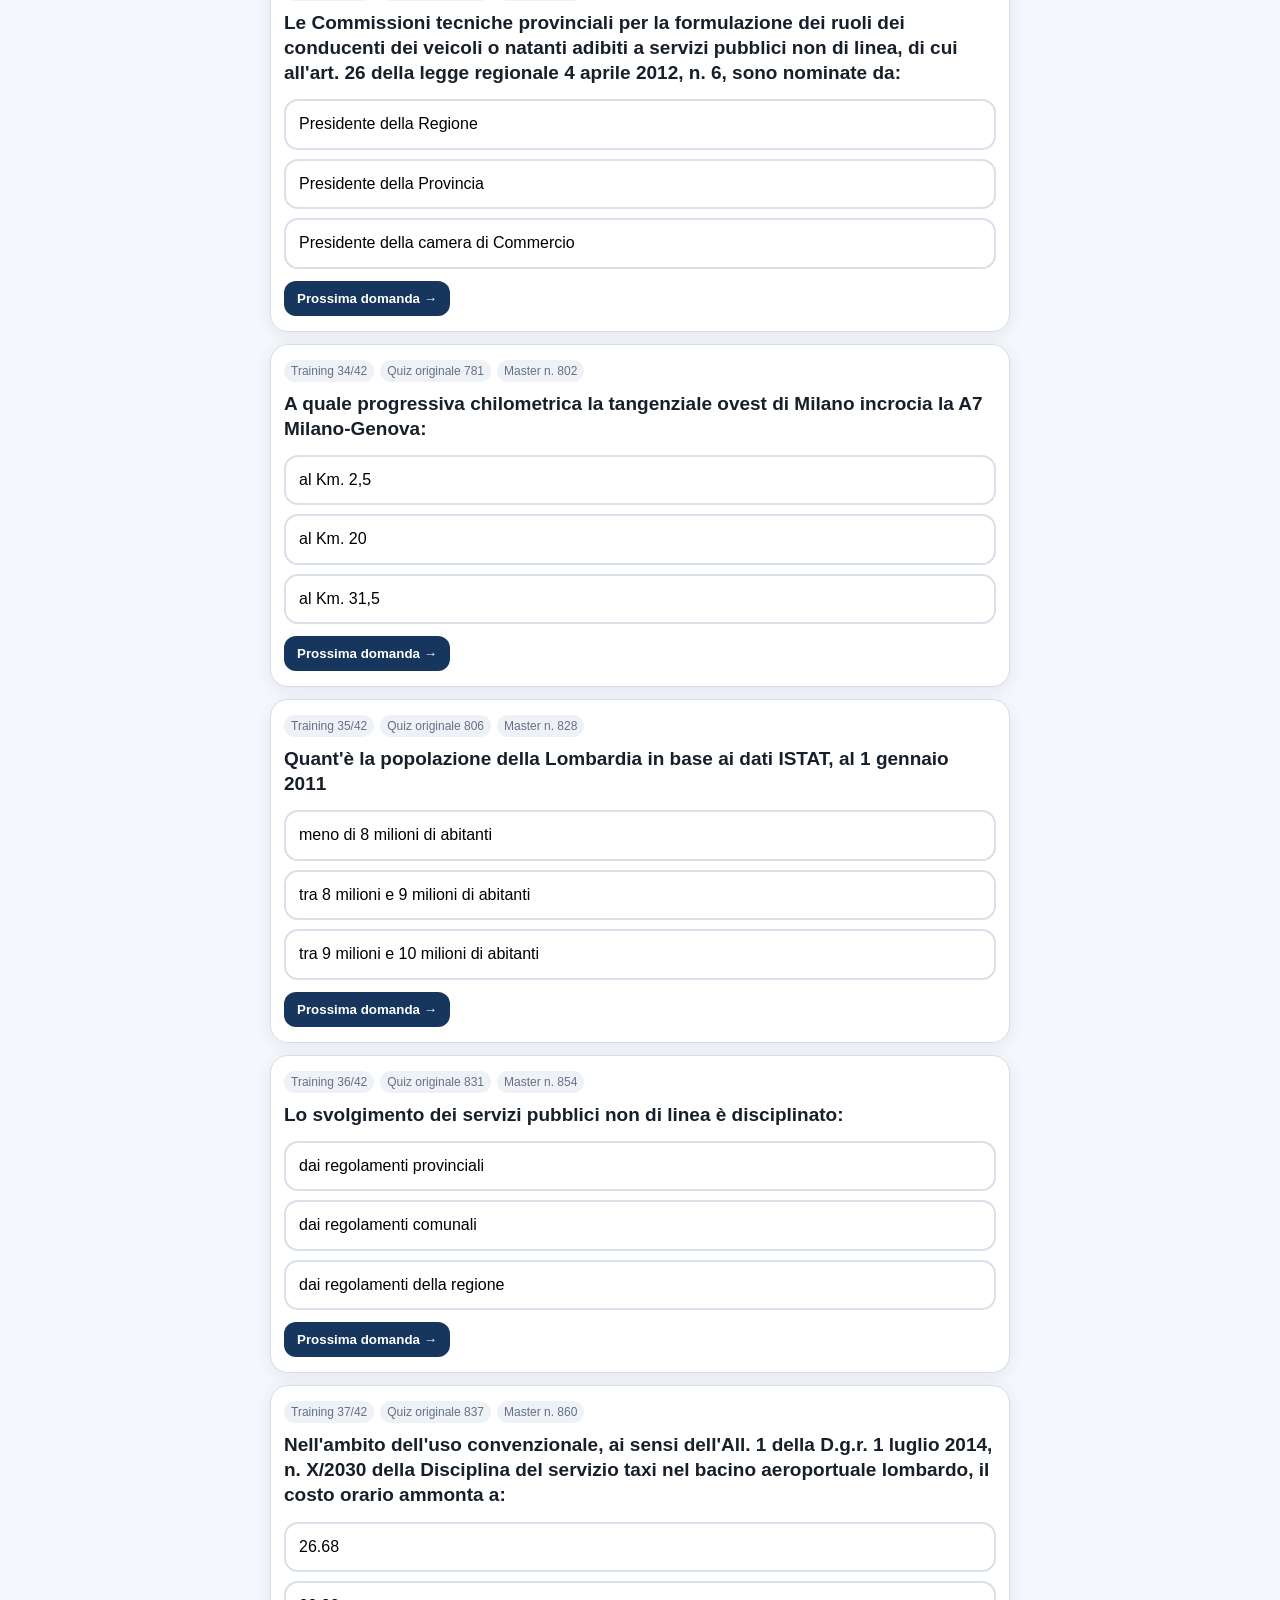
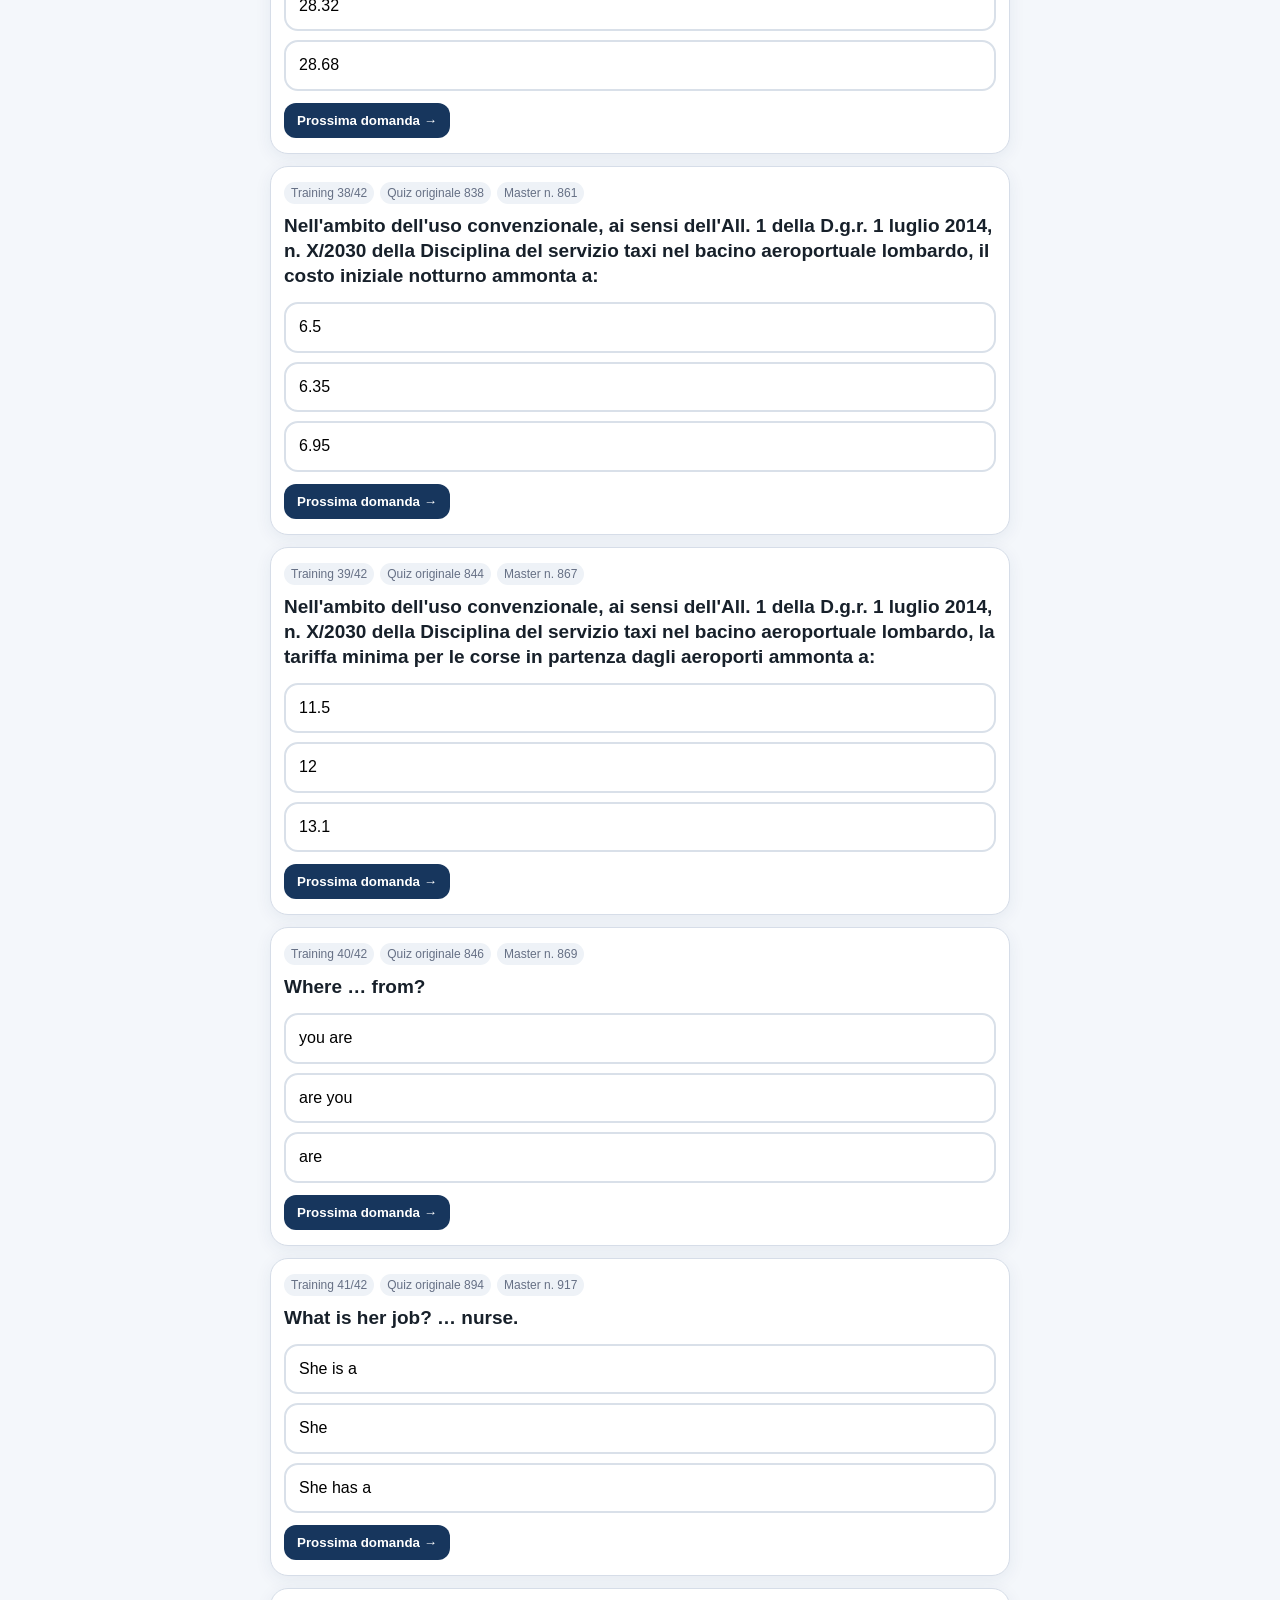
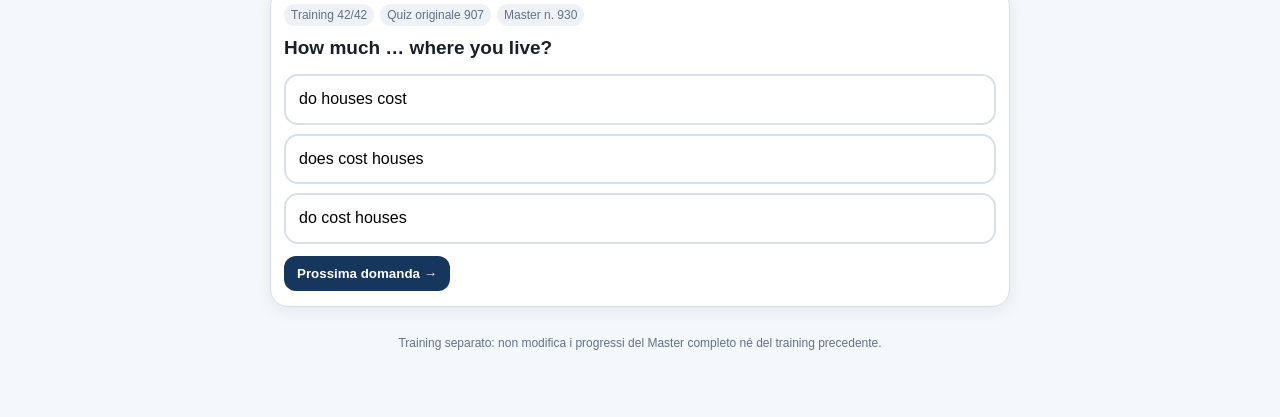
<file: errori2.html>
<!doctype html>
<html lang="it">
<head>
  <meta charset="utf-8">
  <meta name="viewport" content="width=device-width,initial-scale=1,viewport-fit=cover">
  <meta name="theme-color" content="#17365D">
  <title>Training Errori Ciclo 2</title>
  <link rel="stylesheet" href="style.css">
  <style>
    .training-note{background:#fff3cd;color:#765200;padding:10px 12px;border-radius:12px;margin:8px 0 10px;font-size:13px;line-height:1.4}
    .backlink{display:inline-block;margin-top:8px;color:white;font-weight:800;text-decoration:none;background:#4472C4;padding:9px 12px;border-radius:11px}
    .training-actions{grid-template-columns:1fr 1fr 1fr}
  </style>
</head>
<body>
  <main class="app">
    <header class="hero">
      <h1>Training Errori · Ciclo 2</h1>
      <p>42 domande da consolidare</p>
      <a class="backlink" href="index.html">← Torna al Master completo</a>
    </header>

    <section class="sticky">
      <div class="kpis">
        <div class="kpi">Risposte<b id="kAnswered">0/42</b></div>
        <div class="kpi">Giuste<b id="kCorrect">0</b></div>
        <div class="kpi">Errate<b id="kWrong">0</b></div>
        <div class="kpi">Precisione<b id="kPct">0%</b></div>
      </div>
      <div class="actions training-actions">
        <button id="resumeBtn" class="primary">Riprendi</button>
        <button id="errorsBtn">Solo errori</button>
        <button id="resetBtn" class="danger">Azzera training</button>
      </div>
      <div class="progress"><div id="progressBar"></div></div>
      <div id="status" class="status"></div>
    </section>

    <div class="training-note">
      Questo training contiene esattamente le 42 domande sbagliate nel secondo ciclo completo.
      Testo, alternative e chiavi restano quelle del Master.
    </div>

    <section id="quiz"></section>
    <footer>Training separato: non modifica i progressi del Master completo né del training precedente.</footer>
  </main>
  <script src="errori2.js?v=1"></script>
</body>
</html>
</file>
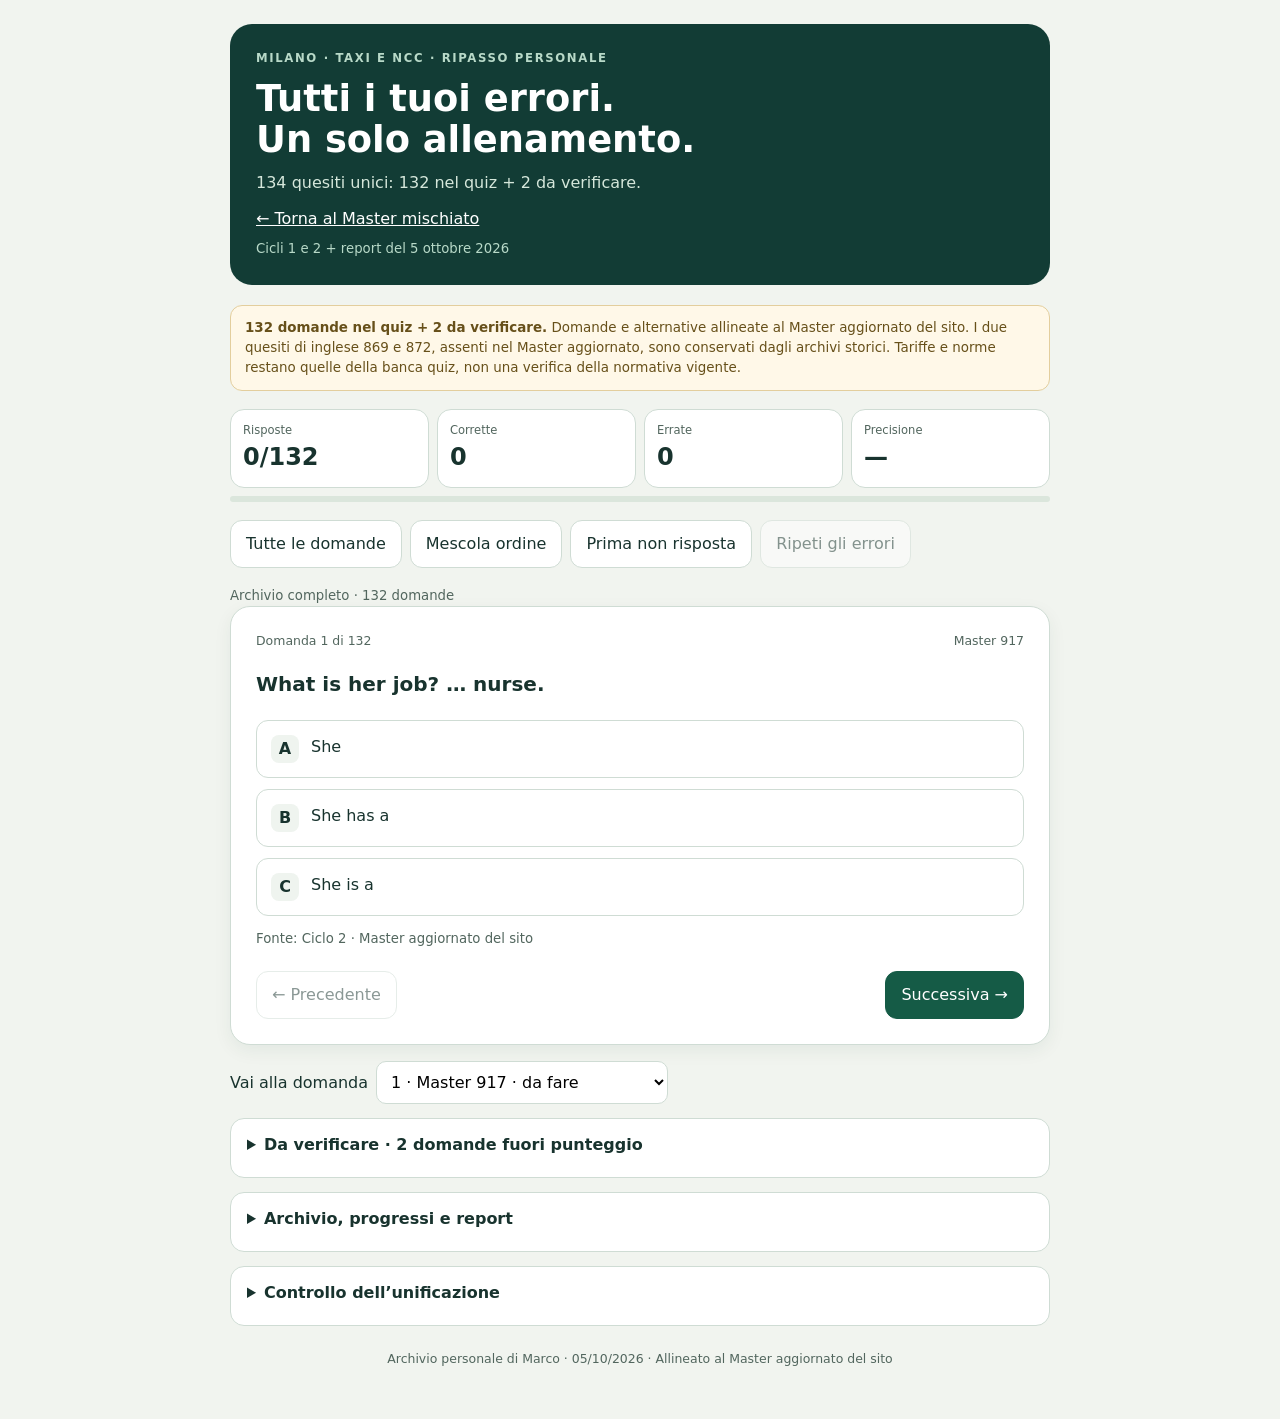
<file: errori_unificati.html>
<!doctype html>
<html lang="it">
<head>
<meta charset="utf-8">
<meta name="viewport" content="width=device-width,initial-scale=1,viewport-fit=cover">
<meta name="theme-color" content="#123c35">
<title>Quiz errori taxi · Archivio unificato</title>
<style>
:root{font-family:system-ui,-apple-system,BlinkMacSystemFont,"Segoe UI",sans-serif;color:#18332e;background:#f1f4ef;font-size:16px;line-height:1.5;--green:#155b46;--border:#cfdcd4;--muted:#52665e}
*{box-sizing:border-box}body{margin:0}button,input,select{font:inherit}button{cursor:pointer;border:1px solid var(--border);background:white;color:#18332e;border-radius:12px;padding:11px 15px;min-height:46px}button:hover:not(:disabled){background:#eaf3eb;border-color:#6b9b82}button:focus-visible,a:focus-visible,summary:focus-visible,input:focus-visible,select:focus-visible{outline:3px solid #d29523;outline-offset:3px}button:disabled{cursor:default;opacity:.5}button.primary{color:white;background:var(--green);border-color:var(--green)}button.primary:hover:not(:disabled){background:#104431}.secondary{color:var(--muted)}.danger{color:#9c302d}main{max-width:860px;margin:auto;padding:24px 20px 50px}.hero{background:#123c35;color:white;padding:26px;border-radius:22px;margin-bottom:20px}.eyebrow{font-size:.73rem;font-weight:750;letter-spacing:.14em;text-transform:uppercase;color:#b8d9c8}.hero h1{font-size:clamp(1.65rem,5vw,2.3rem);line-height:1.13;margin:10px 0}.hero p{color:#d5e7db;margin:8px 0 0}.hero .small{color:#b8d9c8}.small{font-size:.83rem;color:var(--muted)}.kpis{display:grid;grid-template-columns:repeat(4,1fr);gap:8px;margin:18px 0 8px}.kpi{background:white;padding:12px;border:1px solid var(--border);border-radius:14px;font-size:.72rem;color:var(--muted)}.kpi strong{display:block;font-size:1.5rem;color:#18332e;font-variant-numeric:tabular-nums}.progress{height:6px;border-radius:6px;background:#dbe6dc;overflow:hidden}.progress span{display:block;height:100%;background:var(--green);width:0;transition:width .2s}.controls{display:flex;flex-wrap:wrap;gap:8px;margin:18px 0}.card{background:white;border:1px solid var(--border);border-radius:20px;padding:25px;box-shadow:0 6px 18px #163d3010}.meta{display:flex;justify-content:space-between;gap:12px;flex-wrap:wrap;font-size:.78rem;color:var(--muted)}h2{font-size:1.25rem;line-height:1.55;margin:18px 0 20px}.options{display:grid;gap:11px}.option{text-align:left;display:flex;align-items:flex-start;gap:12px;line-height:1.5;padding:14px;opacity:1!important}.letter{display:flex;align-items:center;justify-content:center;flex-shrink:0;width:28px;height:28px;border-radius:8px;background:#eff4ef;font-weight:700}.option.correct{border:2px solid #2c8b59;background:#edf9f0;color:#184b30}.option.wrong{border:2px solid #b9473e;background:#fff0ed;color:#872d27}.mark{margin-left:auto;font-weight:bold}.feedback{margin:16px 0 0;padding:13px;border-radius:10px}.feedback:empty{display:none}.feedback.ok{background:#edf9f0;color:#184b30}.feedback.ko{background:#fff0ed;color:#872d27}.navigation{display:flex;justify-content:space-between;gap:10px;margin-top:22px}.note{background:#fff8e8;border:1px solid #e3ce9d;color:#67501a;border-radius:12px;padding:12px 14px;font-size:.84rem;margin:18px 0}.note p{margin:0}.note p+p{margin-top:8px}details{background:white;border:1px solid var(--border);border-radius:14px;padding:14px 16px;margin:14px 0}summary{cursor:pointer;font-weight:650;min-height:30px}.review-item{border-top:1px solid var(--border);margin-top:18px;padding-top:12px}.review-item h3{font-size:1rem}.review-item ul{padding-left:22px}.tools{display:flex;flex-wrap:wrap;gap:8px;margin:15px 0}.jump{display:flex;flex-wrap:wrap;gap:8px;align-items:center;margin-top:16px}select{min-width:0;max-width:100%;padding:10px;border:1px solid var(--border);border-radius:10px;background:white}.status{padding:12px;background:#e3f3ea;border-radius:10px;margin:12px 0}.status[hidden]{display:none}.source-details{font-size:.85rem}footer{font-size:.78rem;color:var(--muted);text-align:center;margin-top:24px}.completed{background:#e3f3ea;padding:13px;border-radius:10px;margin:16px 0}.table-wrap{overflow:auto}table{width:100%;border-collapse:collapse;font-size:.85rem}th,td{text-align:left;padding:9px;border-bottom:1px solid var(--border)}.toolbar-label{margin:0;font-size:.83rem;color:var(--muted)}.empty{text-align:center;padding:25px}.hidden{display:none!important}noscript{display:block;background:#fff3d0;padding:20px}label.file{display:inline-flex;align-items:center;border:1px solid var(--border);border-radius:12px;background:white;padding:10px 15px;cursor:pointer}.file input{max-width:220px;font-size:.8rem}.notice{color:#80521a}.count{font-variant-numeric:tabular-nums}
@media(max-width:540px){main{padding:14px 12px 34px}.hero{padding:21px}.card{padding:18px 16px}.kpi{padding:10px 7px}.kpi strong{font-size:1.25rem}button{padding:10px 12px}.navigation button{flex:1}.meta{font-size:.73rem}.option{padding:12px 10px;gap:9px}.tools button{flex:1 1 45%}h2{font-size:1.1rem}.kpis{gap:5px}}
</style>
</head>
<body>
<main>
 <header class="hero">
  <div class="eyebrow">Milano · Taxi e NCC · Ripasso personale</div>
  <h1>Tutti i tuoi errori.<br>Un solo allenamento.</h1>
  <p id="intro">132 domande + 2 da verificare</p><a href="aggiornato_mischiato.html" style="color:white;display:inline-block;margin-top:12px">← Torna al Master mischiato</a>
  <p class="small">Cicli 1 e 2 + report del 5 ottobre 2026</p>
 </header>
 <noscript>Per svolgere il quiz, apri questo file in un browser con JavaScript attivo. L’anteprima di alcuni gestori di file non esegue il quiz.</noscript>
 <div class="note"><p><strong>132 domande nel quiz + 2 da verificare.</strong> Domande e alternative allineate al Master aggiornato del sito. I due quesiti di inglese 869 e 872, assenti nel Master aggiornato, sono conservati dagli archivi storici. Tariffe e norme restano quelle della banca quiz, non una verifica della normativa vigente.</p><p id="partialNote" class="hidden"></p></div>
 <div id="storageWarning" class="note hidden">Questo browser non consente il salvataggio automatico. Puoi esercitarti normalmente, ma usa “Esporta progressi” prima di chiudere.</div>
 <section id="staticFallback"><h2>Modalità lettura - 132 domande</h2><section class="card"><p>Domanda 1 · Master 6</p><h2>L'attesa del servizio taxi avviene:</h2><ol type="A"><li>Attraverso lo stazionamento presso gli alberghi scelti dal conducente del veicolo ed elencati sulla licenza</li><li>Attraverso la sosta in appositi posteggi istituiti dall'amministrazione comunale</li><li>Attraverso lo stazionamento in apposite autorimesse</li></ol></section><section class="card"><p>Domanda 2 · Master 9</p><h2>L'attesa del servizio di noleggio:</h2><ol type="A"><li>Attraverso lo stazionamento presso gli alberghi scelti dal conducente del veicolo ed elencati sulla licenza</li><li>Attraverso la sosta in appositi posteggi istituiti dall'amministrazione comunale</li><li>Attraverso lo stazionamento in apposite autorimesse</li></ol></section><section class="card"><p>Domanda 3 · Master 17</p><h2>Ai conducenti degli autoservizi pubblici non di linea è vietato:</h2><ol type="A"><li>Controllare il funzionamento del tassametro e del contachilometri</li><li>Verificare con attenzione i consumi di carburante al fine di limitare i danni ecologici indotti</li><li>Adibire l'autovettura alla vendita o esposizione di merce o di qualsiasi altro uso, anche se a scopo di beneficenza</li></ol></section><section class="card"><p>Domanda 4 · Master 52</p><h2>Quali di questi passi è il più alto?</h2><ol type="A"><li>Il Gavia</li><li>Lo Stelvio</li><li>Il San Marco</li></ol></section><section class="card"><p>Domanda 5 · Master 55</p><h2>Villa Mirabello si trova a:</h2><ol type="A"><li>Varese</li><li>Monza</li><li>Como</li></ol></section><section class="card"><p>Domanda 6 · Master 68/550/723</p><h2>Quale di queste città è famosa per il Torrazzo?</h2><ol type="A"><li>Cremona</li><li>Mantova</li><li>Bergamo</li></ol></section><section class="card"><p>Domanda 7 · Master 74</p><h2>In caso di morte del titolare  di licenza può essere trasferita ad uno degli eredi appartenenti al nucleo famigliare del titolare qualora in possesso dei requisiti prescritti ovvero può essere trasferita ad altri:</h2><ol type="A"><li>Dietro autorizzazione del Presidente della regione</li><li>Dietro autorizzazione del Sindaco</li><li>Davanti al notaio curatore dell'eredità</li></ol></section><section class="card"><p>Domanda 8 · Master 78</p><h2>Il rapporto di lavoro del sostituto alla guida del taxi è regolato con un contratto di lavoro a tempo determinato secondo la disciplina della legge 18/4/1962 n° 230. A tal fine l'assunzione del sostituto alla guida è equiparata a quella effettuata per sostituire i lavoratori assenti, per i quali sussista il diritto alla conservazione del posto di lavoro:</h2><ol type="A"><li>Alla legge 18 Aprile 1962 n° 230 art. 1, comma 2 lettera b</li><li>Al contratto collettivo nazionale dei lavoratori del pubblico impiego</li><li>Ad un contratto in gestione per un termine non superiore a 12 mesi</li></ol></section><section class="card"><p>Domanda 9 · Master 81</p><h2>Gli eredi minori del titolare di licenza possono farsi sostituire alla guida per l'esercizio del servizio taxi da persone iscritte al ruolo di cui all'art. 6 della legge 15/1/1992 n° 21 e in possesso dei requisiti prescritti:</h2><ol type="A"><li>Solo per un tempo massimo di due anni</li><li>Solo fino al conseguimento della prescritta licenza taxi</li><li>Fino al raggiungimento della maggiore età</li></ol></section><section class="card"><p>Domanda 10 · Master 95/714</p><h2>La certosa di Garegnano si trova:</h2><ol type="A"><li>Milano</li><li>Pavia</li><li>Mantova</li></ol></section><section class="card"><p>Domanda 11 · Master 111</p><h2>La seconda città nella provincia di Bergamo in base al numero di abitanti è:</h2><ol type="A"><li>Treviglio</li><li>Abbiategrasso</li><li>Seriate</li></ol></section><section class="card"><p>Domanda 12 · Master 125</p><h2>Il possesso del certificato di abilitazione professionale per cui all'art. 116 del decreto legislativo del 30/4/1992 n° 285, è requisito indispensabile, ai sensi della Legge Regionale del 15/4/1995 n° 20 , per l'iscrizione:</h2><ol type="A"><li>Al ruolo provinciale dei conducenti</li><li>Al ruolo provinciale dei conducenti, sezione conducenti di natanti</li><li>All'apposita lista comunale conducenti di autovetture in attesa di assegnazione licenza</li></ol></section><section class="card"><p>Domanda 13 · Master 142</p><h2>La Commissione Regionale dura in carica:</h2><ol type="A"><li>Tre anni</li><li>Cinque anni</li><li>Quattro anni</li></ol></section><section class="card"><p>Domanda 14 · Master 149/553</p><h2>Con quale legge viene regolamentato il rapporto di lavoro con il sostituto alla guida?</h2><ol type="A"><li>La legge che regolamenta la collaborazione con ritenuta di acconto</li><li>La legge n° 20/95</li><li>La legge n° 230 del 18 Aprile 1962</li></ol></section><section class="card"><p>Domanda 15 · Master 157</p><h2>Vestire decorosamente in servizio è:</h2><ol type="A"><li>Un obbligo</li><li>Una facoltà</li><li>Un dovere</li></ol></section><section class="card"><p>Domanda 16 · Master 160</p><h2>Quanti abitanti ha Busto Arsizio?</h2><ol type="A"><li>Da 65.000 a 70.000</li><li>Da 70.000 a 75.000</li><li>Da 75.000 a 80.000</li></ol></section><section class="card"><p>Domanda 17 · Master 161</p><h2>Le assicurazioni di cooperative di produzione lavoro, intendendo come tali quelle a proprietà collettiva, ovvero le cooperative di servizi, operanti in conformità alle norme vigenti sulla cooperazione sono:</h2><ol type="A"><li>L'unico modo per poter lavorare</li><li>L'unico modo per potersi raggruppare</li><li>Una figura giuridica</li></ol></section><section class="card"><p>Domanda 18 · Master 179</p><h2>Quale di questi laghi non ha un servizio pubblico di navigazione di linea:</h2><ol type="A"><li>Il lago di Lugano</li><li>Il lago di Varese</li><li>Il lago d'Iseo</li></ol></section><section class="card"><p>Domanda 19 · Master 199</p><h2>Il passo dello Stelvio si trova sulla strada SS:</h2><ol type="A"><li>N° 38</li><li>N° 39</li><li>N° 42</li></ol></section><section class="card"><p>Domanda 20 · Master 205</p><h2>Per un periodo totale di ferie di 30 giorni in un anno, il titolare di licenza può farsi sostituire:</h2><ol type="A"><li>Si</li><li>No</li><li>Solo se il sostituto ha i requisiti</li></ol></section><section class="card"><p>Domanda 21 · Master 209</p><h2>Per il nuovo codice della strada le violazione delle disposizioni di cui all'art. 21 della Legge Regionale 15/4/1995 n° 20, comportano l'applicazione delle sanzioni pecuniarie:</h2><ol type="A"><li>A discrezione del vigile, valutata la gravità della violazione</li><li>Mai</li><li>Solo nella misura prevista</li></ol></section><section class="card"><p>Domanda 22 · Master 212</p><h2>La più popolosa città della provincia di Milano escluso il capoluogo è:</h2><ol type="A"><li>Sesto San Giovanni</li><li>Cinisello Balsamo</li><li>Monza</li></ol></section><section class="card"><p>Domanda 23 · Master 227</p><h2>La cittadina di Bosisio Parini si affaccia su un piccolo lago, quale?</h2><ol type="A"><li>Idro</li><li>Lecco</li><li>Pusiano</li></ol></section><section class="card"><p>Domanda 24 · Master 240</p><h2>Il fiume Mincio è emissario del:</h2><ol type="A"><li>Lago di como</li><li>Lago di Garda</li><li>Lago Maggiore</li></ol></section><section class="card"><p>Domanda 25 · Master 241</p><h2>I tassisti legittimati a svolgere il servizio taxi presso gli aeroporti sono tenuti ad applicare le tariffe determinate:</h2><ol type="A"><li>Dal comune di appartenenza</li><li>Dalla giunta regionale</li><li>Contrattate direttamente con l'utente</li></ol></section><section class="card"><p>Domanda 26 · Master 248/681</p><h2>La città principale dell'Oltrepò Pavese è :</h2><ol type="A"><li>Suzzara</li><li>Chiavenna</li><li>Voghera</li></ol></section><section class="card"><p>Domanda 27 · Master 250</p><h2>A quanto ammonta la cifra cauzionale per una sosta eventuale di un'ora?</h2><ol type="A"><li>Euro 33,27</li><li>Euro 31,30</li><li>Euro 33,50</li></ol></section><section class="card"><p>Domanda 28 · Master 264</p><h2>Il Passo dello Spluga collega:</h2><ol type="A"><li>La regione Svizzera dei Grigioni con la Valchiavenna</li><li>La Valtellina con il Trentino Alto Adige</li><li>La provincia di Brescia con Il Trentino Alto Adige</li></ol></section><section class="card"><p>Domanda 29 · Master 277</p><h2>Qual è la condizione per svolgere il servizio taxi:</h2><ol type="A"><li>Avere l'autorizzazione</li><li>Essere proprietario dell'autovettura</li><li>Avere a disposizione un'autovettura</li></ol></section><section class="card"><p>Domanda 30 · Master 290</p><h2>Quali sono i poteri della Sottocommissione:</h2><ol type="A"><li>Controllare il regolare svolgimento del servizio taxi</li><li>Gli stessi poteri della Commissione Tecnico-Consultiva</li><li>Il potere di decidere riguardo: numero, tipo e caratteristiche delle autovetture da piazza</li></ol></section><section class="card"><p>Domanda 31 · Master 291</p><h2>Quanti abitanti hanno Lecco, Lodi e Sondrio?</h2><ol type="A"><li>Meno di 50.000</li><li>Tra 50.000 e 70.000</li><li>Oltre 70.000</li></ol></section><section class="card"><p>Domanda 32 · Master 295</p><h2>Chi può essere chiamato a partecipare alle sedute della Commisssione Tecnico- Consultiva:</h2><ol type="A"><li>I Funzionari Direttivi che sovrintendono il servizio</li><li>I Funzionari del Comune in relazione alle questioni poste all'ordine del giorno</li><li>I Funzionari dell'ufficio Autopubbliche</li></ol></section><section class="card"><p>Domanda 33 · Master 300</p><h2>Quanti abitanti ha Lodi:</h2><ol type="A"><li>Tra 50.000 e 100.000</li><li>Oltre 100.000</li><li>Meno di 50.000</li></ol></section><section class="card"><p>Domanda 34 · Master 303</p><h2>Cosa tratta l'Art.15 del Regolamento Comunale:</h2><ol type="A"><li>Sostituzione alla guida</li><li>Collaborazione familiare</li><li>Cambio indirizzo</li></ol></section><section class="card"><p>Domanda 35 · Master 311</p><h2>L'esistenza dei collaboratori familiari relativi ad una licenza taxi deve risultare:</h2><ol type="A"><li>Sulla licenza di esercizio</li><li>Su apposito elenco da allegare alla licenza di esercizio</li><li>Su foglio vidimato da allegare alla licenza di esercizio</li></ol></section><section class="card"><p>Domanda 36 · Master 317</p><h2>La SS n.342 Briantea attraversa l'abitato di:</h2><ol type="A"><li>Pontida</li><li>Bergamo</li><li>Busto Arsizio</li></ol></section><section class="card"><p>Domanda 37 · Master 319</p><h2>Se gli eredi minori del titolare della licenza taxi manifestano l'intenzione di intestarsi la licenza, fino a che età la sostituzione alla guida si potrà protrarre :</h2><ol type="A"><li>Sino al raggiungimento della maggiore età</li><li>Sino a che non abbiano raggiunto l'età minima stabilita dalla normativa vigente per la conduzione di autopubbliche da piazza</li><li>Sino a che non abbiano raggiunto l'età stabilita dalla giunta Comunale</li></ol></section><section class="card"><p>Domanda 38 · Master 321</p><h2>Una di queste strade statali non interessa il territorio di Busto Arsizio, quale?</h2><ol type="A"><li>La SS n.233 Varesina</li><li>La SS n.336 dell'aereoporto della Malpensa</li><li>La SS n.527 Bustese</li></ol></section><section class="card"><p>Domanda 39 · Master 326</p><h2>Dove vengono effettuate le visite di controllo:</h2><ol type="A"><li>Presso la Motorizzazione Civile</li><li>Presso l'ufficio Autopubbliche del Settore Trasporti e Mobilità</li><li>Presso la commissione Tecnico-Consultiva</li></ol></section><section class="card"><p>Domanda 40 · Master 327</p><h2>Da chi è effettuata la visita di controllo sulle autovetture da piazza:</h2><ol type="A"><li>Dalla commissione Tecnico-Consultiva</li><li>Da una delegazione della commissione Tecnico-Consultiva</li><li>Da un'apposita Sottocommissione</li></ol></section><section class="card"><p>Domanda 41 · Master 335</p><h2>Quando gli incaricati della sorveglianza devono ritirare la licenza:</h2><ol type="A"><li>Quando accertino che l'autovettura è sudicia o danneggiata</li><li>Quando accertino che il conducente sia privo di patente</li><li>Quando accertino che l'autopubblica ha i contrassegni di macchina e/o di turno contraffatti</li></ol></section><section class="card"><p>Domanda 42 · Master 352</p><h2>Interessa il territorio di due province della Lombardia</h2><ol type="A"><li>Il lago di Lugano</li><li>Il lago D'Idro</li><li>Il lago di Garda</li></ol></section><section class="card"><p>Domanda 43 · Master 354</p><h2>Il passo del Tonale collega:</h2><ol type="A"><li>La provincia di Cremona con l'Emilia Romagna</li><li>La Svizzera con la provincia di Sondrio</li><li>La provincia di Brescia con il Trentino Alto Adige</li></ol></section><section class="card"><p>Domanda 44 · Master 361</p><h2>Quale di questi capolavori si trova a Milano?</h2><ol type="A"><li>La Cappella Colleoni</li><li>Il Palazzo del Te</li><li>Il Cenacolo di Leonardo da Vinci</li></ol></section><section class="card"><p>Domanda 45 · Master 362</p><h2>La Valtellina si trova in provincia di:</h2><ol type="A"><li>Bergamo</li><li>Sondrio</li><li>Pavia</li></ol></section><section class="card"><p>Domanda 46 · Master 375</p><h2>La Val Veddasca, la Val Tresa, la Valcuvia e la Valganna si trovano:</h2><ol type="A"><li>In provincia di Sondrio</li><li>In provincia di Brescia</li><li>In provincia di Varese</li></ol></section><section class="card"><p>Domanda 47 · Master 376</p><h2>Salò, nota a tutti per le vicende della II guerra Mondiale, su quale lago lombardo si affaccia?</h2><ol type="A"><li>Lago di Garda</li><li>Lago di Iseo</li><li>Lago di Como</li></ol></section><section class="card"><p>Domanda 48 · Master 377</p><h2>Tra i più importanti monumenti della Lombardia vi è ?</h2><ol type="A"><li>La Certosa di Como</li><li>La Certosa di Brescia</li><li>La Certosa di Pavia</li></ol></section><section class="card"><p>Domanda 49 · Master 381</p><h2>E' la terza città della Lombardia come numero di abitanti:</h2><ol type="A"><li>Brescia</li><li>Monza</li><li>Como</li></ol></section><section class="card"><p>Domanda 50 · Master 383</p><h2>Qual è la produzione tipica dell'artigianato di Cremona?</h2><ol type="A"><li>Strumenti musicali</li><li>Armi</li><li>Manufatti in legno</li></ol></section><section class="card"><p>Domanda 51 · Master 385</p><h2>E' nota, oltre che per la sua stupenda piazza su cui si affacciano il Duomo ed un castello antico, anche quale importante centro calzaturiero della Lombardia:</h2><ol type="A"><li>Varese</li><li>Lodi</li><li>Vigevano</li></ol></section><section class="card"><p>Domanda 52 · Master 386</p><h2>Il patrocinio dei Gonzaga, l'opera, tra gli altri del Mantegna e di Giulio Romano, hanno reso noto questo capoluogo di provincia uno stupendo centro turistico/culturale:</h2><ol type="A"><li>Pavia</li><li>Mantova</li><li>Lecco</li></ol></section><section class="card"><p>Domanda 53 · Master 393</p><h2>Quanti abitanti Ha Pavia?</h2><ol type="A"><li>Tra 70.000 e 80.000</li><li>Meno di 50.000</li><li>Più di 100.000</li></ol></section><section class="card"><p>Domanda 54 · Master 395</p><h2>Il Cenacolo di Leonardo Da Vinci, Capolavoro rinascimentale, si trova a Milano. In quale di questi luoghi?</h2><ol type="A"><li>Nella Pinacoteca di Brera</li><li>Nella Chiesa di Santa Maria delle Grazie</li><li>Nel Castello Sforzesco</li></ol></section><section class="card"><p>Domanda 55 · Master 399</p><h2>La città di Codogno è raggiunta dalla seguente statale</h2><ol type="A"><li>N° 591 Cremasca</li><li>N° 36 del Lago di Como e dello Spluga</li><li>N° 472 Bergamina</li></ol></section><section class="card"><p>Domanda 56 · Master 406/754</p><h2>La SS n° 402 Valeriana interessa principalmente la provincia di:</h2><ol type="A"><li>Mantova</li><li>Bergamo</li><li>Sondrio</li></ol></section><section class="card"><p>Domanda 57 · Master 411</p><h2>La stazione ferroviaria di MI Rogoredo è servita da linea metropolitana, quale?</h2><ol type="A"><li>Linea 2, verde</li><li>Linea 3, gialla</li><li>Linea 1, rossa</li></ol></section><section class="card"><p>Domanda 58 · Master 413</p><h2>La SS n° 412 della Val Tidone interessa la provincia di</h2><ol type="A"><li>Pavia</li><li>Varese</li><li>Sondrio</li></ol></section><section class="card"><p>Domanda 59 · Master 437</p><h2>In quale provincia si trova il lago di Mezzola ?</h2><ol type="A"><li>Lecco</li><li>Bergamo</li><li>Sondrio</li></ol></section><section class="card"><p>Domanda 60 · Master 442</p><h2>Rispetto a Milano dove si trova il comune di Seregno ?</h2><ol type="A"><li>Sud-Est</li><li>Nord-Est</li><li>Nord</li></ol></section><section class="card"><p>Domanda 61 · Master 457</p><h2>In  che provincia si trova il castello di Masnago ?</h2><ol type="A"><li>Varese</li><li>Mantova</li><li>Sondrio</li></ol></section><section class="card"><p>Domanda 62 · Master 458</p><h2>Quale linea MM passa per Famagosta ?</h2><ol type="A"><li>Rossa</li><li>Gialla</li><li>Verde</li></ol></section><section class="card"><p>Domanda 63 · Master 460</p><h2>Quale fiume fa da confine tra le provincie di PV e Vercelli ?</h2><ol type="A"><li>Po</li><li>Ticino</li><li>Sesia</li></ol></section><section class="card"><p>Domanda 64 · Master 469</p><h2>Dove si trova il comune di Gaggiano ?</h2><ol type="A"><li>SS9 Via Emilia</li><li>SS412 Val Tidone</li><li>SS 494 Vigevanese</li></ol></section><section class="card"><p>Domanda 65 · Master 482</p><h2>Dove si trova Ispra ?</h2><ol type="A"><li>Lago di Varese</li><li>Lago Maggiore</li><li>Nella Lomellina</li></ol></section><section class="card"><p>Domanda 66 · Master 486</p><h2>Dove si trova il comune di Binasco ?</h2><ol type="A"><li>Sulla SS494 Vigevanese</li><li>Sulla SS9 Via Emilia</li><li>Sulla SS35 dei Giovi</li></ol></section><section class="card"><p>Domanda 67 · Master 495</p><h2>Quale di questi tratti di linee MM viaggia in superficie ?</h2><ol type="A"><li>Cimiano-Cascina Gobba</li><li>Brenta-Corvetto</li><li>Bisceglie-Gambara</li></ol></section><section class="card"><p>Domanda 68 · Master 496</p><h2>Attraversa il comune di Fino Mornasco</h2><ol type="A"><li>La linea FNM MI-Canzo-asso</li><li>La linea FNM MI-Laveno Mombello</li><li>La linea FNM MI-Co</li></ol></section><section class="card"><p>Domanda 69 · Master 503</p><h2>La Valganna è in provincia di ?</h2><ol type="A"><li>CO</li><li>VA</li><li>Sondrio</li></ol></section><section class="card"><p>Domanda 70 · Master 504</p><h2>La SS36 dello Spluga collega ?</h2><ol type="A"><li>La Val Ceresio alla Valtellina</li><li>La Valganna alla Val D'intelvi</li><li>La Valtellina con la Svizzera</li></ol></section><section class="card"><p>Domanda 71 · Master 505</p><h2>In che zona si trova il quartiere Ortica</h2><ol type="A"><li>Est</li><li>Ovest</li><li>Sud</li></ol></section><section class="card"><p>Domanda 72 · Master 508</p><h2>Quali di queste città attraversa la linea ferroviaria MI-Mortara-Alessandria ?</h2><ol type="A"><li>Gaggiano</li><li>Secugnago</li><li>Villasanta</li></ol></section><section class="card"><p>Domanda 73 · Master 512</p><h2>In base alle tariffe predeterminate stabilite dalla regione Lombardia, a quantro ammonta l'importo per la tratta fiera di Rho/Pero-Malpensa e viceversa ?</h2><ol type="A"><li>95 euro</li><li>92 euro</li><li>86 euro</li></ol></section><section class="card"><p>Domanda 74 · Master 519</p><h2>I comuni sono autorizzati a comunicare entro il 31/12 di ogni anno il nr delle licenze rilasciate in eccedenza rispetto alle relative quote loro assegnate</h2><ol type="A"><li>NO</li><li>Si, alla regione</li><li>Si, alla provincia</li></ol></section><section class="card"><p>Domanda 75 · Master 524</p><h2>Da quanti articoli è composta la legge quadro 21/92 ?</h2><ol type="A"><li>15</li><li>19</li><li>22</li></ol></section><section class="card"><p>Domanda 76 · Master 529</p><h2>Quale tra queste leggi regolamenta il servizio aereoportuale in Lombardia ?</h2><ol type="A"><li>Legge 21/92</li><li>L.R. 1/2002</li><li>L.R. 12/89</li></ol></section><section class="card"><p>Domanda 77 · Master 538</p><h2>Secondo la legge 15 gennaio 1992N°21 è ammesso il cumulo di più licenze per l'esercizio del sevizio taxi e dell'autorizzazione per l'esercizio del servizio di noleggio con conducente</h2><ol type="A"><li>si</li><li>no</li><li>si, previa autorizzazione rilasciata dal presidente della Giunta regionale</li></ol></section><section class="card"><p>Domanda 78 · Master 556</p><h2>il bacino di utenza aeroportuale è costituito da?</h2><ol type="A"><li>l'insieme dei sedimi aeroportuali di Linate, Malpensa, Orio al Serio</li><li>tutti i capoluoghi di provincia della regione lombardia</li><li>dall'insieme del territorio della provincia in cui ricadono gli scali</li></ol></section><section class="card"><p>Domanda 79 · Master 579</p><h2>gli abitanti di cinisello sono compresi tra:</h2><ol type="A"><li>100.000-150.000</li><li>50.000-100.000</li><li>50.000-80.000</li></ol></section><section class="card"><p>Domanda 80 · Master 588</p><h2>agli NCC cui è stata rilasciata l'autorizzazione di un altro comune possono usufruire di qualsiasi struttura preordinata allo scopo ubicata nel comune di milano?</h2><ol type="A"><li>si</li><li>no</li><li>si purchè l'intestatario risieda a milano</li></ol></section><section class="card"><p>Domanda 81 · Master 591</p><h2>quale di queste due città non sono divise da altre province?</h2><ol type="A"><li>Varese-Lecco</li><li>Varese-Milano</li><li>Varese-Mantova</li></ol></section><section class="card"><p>Domanda 82 · Master 594</p><h2>la SS12 Abetone quale provincia lombarda attraversa</h2><ol type="A"><li>Pavia</li><li>Cremona</li><li>Mantova</li></ol></section><section class="card"><p>Domanda 83 · Master 596</p><h2>quale fiume non passa per Milano</h2><ol type="A"><li>Lambro</li><li>Naviglio Pavese</li><li>Olona</li></ol></section><section class="card"><p>Domanda 84 · Master 597</p><h2>quale linea ferroviaria passa per Rho</h2><ol type="A"><li>Milano-Saronno</li><li>Milano-Como</li><li>Milano-Varese</li></ol></section><section class="card"><p>Domanda 85 · Master 610</p><h2>nelle zone ad intensa conurbazione individuate ai sensi della legge 20/95 i veicoli adibiti al servizio taxi hanno diritto di:</h2><ol type="A"><li>effettuare il servizio nelle apposite aree di sosta</li><li>effettuare il servizio anche al di fuori del proprio turno di servizio</li><li>requisire la licenza della regione senza concorso publico</li></ol></section><section class="card"><p>Domanda 86 · Master 611</p><h2>sono requisiti indispensabili per l'iscrizione al ruolo, ai sensi dellalegge 20/95</h2><ol type="A"><li>l'assolvimento dell'obbligo scolastico e il possesso del cap o della patente nautica</li><li>l'assolvimento dell'obbligo scolastico e il possesso di idonea licenza rilasciata dalla regione lombardia</li><li>il possesso della patente e del cap</li></ol></section><section class="card"><p>Domanda 87 · Master 616</p><h2>dove viene pubblicato un decreto legge regionale</h2><ol type="A"><li>sul b.u.r.l.</li><li>su un quotidiano a tiratura nazionale</li><li>su un quotidiano a tiratura regionale</li></ol></section><section class="card"><p>Domanda 88 · Master 619</p><h2>dove si effettua il cambio di residenza:</h2><ol type="A"><li>presso la Camera di Commercio, Industria e Artigianato</li><li>presso l'ufficio trasporti e mobilità di Milano</li><li>presso l'ufficio trasporti e mobilità della provincia di Milano</li></ol></section><section class="card"><p>Domanda 89 · Master 620</p><h2>secondo la legge 20/95 quale ente interviene per monitorare il traffico nel bacino di utenza aeroportuale:</h2><ol type="A"><li>l'università dietro autorizzazione della giunta regionale</li><li>la commissione comunale</li><li>la commissione regionale</li></ol></section><section class="card"><p>Domanda 90 · Master 639</p><h2>la cifra indicata sul tassametro nelle corse in partenza dal sistema aeroportuale lombardo è comprensivo del ritorno:</h2><ol type="A"><li>no</li><li>si</li><li>deve essere maggiorato del 20%</li></ol></section><section class="card"><p>Domanda 91 · Master 662</p><h2>Il fiume Mella è affluente del fiume:</h2><ol type="A"><li>Adda</li><li>Mincio</li><li>Oglio</li></ol></section><section class="card"><p>Domanda 92 · Master 536/665</p><h2>La competenza in materia di trasporto mediante autoservizi pubblici non di linea è affidata ai sensi dell'art. 4 della Legge 15 gennaio 1992 n. 21:</h2><ol type="A"><li>al Comune</li><li>alle Regioni e agli enti locali delegati</li><li>all'ufficio provinciale della Motorizzazione Civile</li></ol></section><section class="card"><p>Domanda 93 · Master 679</p><h2>Quanti abitanti ha Varese in base ai dati ISTAT, al 1 gennaio 2011:</h2><ol type="A"><li>più di 100.000</li><li>più di 50.000</li><li>meno di 50.000</li></ol></section><section class="card"><p>Domanda 94 · Master 701</p><h2>Ai sensi dell'art. 8 della Legge 15 gennaio 1992 n. 21 è ammesso, in capo ad un medesimo soggetto, il cumulo della licenza taxi e dell'autorizzazione  per l'esercizio del servizio di noleggio con conducente:</h2><ol type="A"><li>no</li><li>ove eserciti con natanti</li><li>ove eserciti con motocarrozzette</li></ol></section><section class="card"><p>Domanda 95 · Master 704</p><h2>Ai sensi dell'art. 10 della Legge 15 gennaio 1992 n. 21, i titolari di licenza per l'esercizio del servizio taxi possono essere sostituiti temporaneamente  da persone iscritte nel ruolo di cui all'art. 6 Legge 15 gennaio 1992 n.21, nel caso di:</h2><ol type="A"><li>sempre</li><li>sospensione o ritiro temporaneo della patente di guida</li><li>chiamata alle armi per ferma prolungata</li></ol></section><section class="card"><p>Domanda 96 · Master 390/717</p><h2>Piazza della Loggia in quale città della Lombardia si trova:</h2><ol type="A"><li>Brescia</li><li>Varese</li><li>Como</li></ol></section><section class="card"><p>Domanda 97 · Master 734</p><h2>Ai sensi dell'art. 5 della Legge 15 gennaio 1992, n. 21, i requisiti e le condizioni per il rilascio della licenza per l'esercizio del servizio taxi e del servizio di noleggio con conducente sono stabiliti da:</h2><ol type="A"><li>Comuni</li><li>Regioni</li><li>Provincie</li></ol></section><section class="card"><p>Domanda 98 · Master 756</p><h2>Quale di queste località non è servita dalle F.S.</h2><ol type="A"><li>Varese</li><li>Montichiari</li><li>Ghedi</li></ol></section><section class="card"><p>Domanda 99 · Master 783</p><h2>Quale linea della metropolitana milanese passa dalla Stazione di P.ta Garibaldi:</h2><ol type="A"><li>la linea rossa</li><li>la linea gialla</li><li>la linea verde</li></ol></section><section class="card"><p>Domanda 100 · Master 790</p><h2>Ai sensi dell'art. 9 della Legge 15 gennaio 1992, n. 21, al titolare di licenza di taxi che abbia trasferito ad altri tale titolo può essere attribuita una nuova licenza per concorso pubblico:</h2><ol type="A"><li>no</li><li>si dopo 5 anni dal trasferimento</li><li>si dopo 7 anni dal trasferimento</li></ol></section><section class="card"><p>Domanda 101 · Master 791</p><h2>Il termine entro il quale i comuni devono rendere conformi i regolamenti comunali alle norme della Legge 15 gennaio 1992 n. 21 è di:</h2><ol type="A"><li>un anno dall'entrata in vigore della Legge 15 gennaio 1992 n. 21</li><li>due anni dall'entrata in vigore della Legge 15 gennaio 1992 n. 21</li><li>tre anni dall'entrata in vigore della Legge 15 gennaio 1992 n. 21</li></ol></section><section class="card"><p>Domanda 102 · Master 792</p><h2>In relazione a quanto previsto dall'articolo 51 della Legge Regionale 14 luglio 2009, n. 11, quale organismo deve rilevare il mutamento di mobilità per ciascun bacino di traffico ?</h2><ol type="A"><li>Università degli Studi di Milano su incarico della Giunta Regionale</li><li>La commissione consultiva regionale di cui all'articolo 4, co. 4, della Legge 15 gennaio 1992 n. 21</li><li>La commissione regionale per la formazione e la conservazione dei ruoli</li></ol></section><section class="card"><p>Domanda 103 · Master 793</p><h2>Ai sensi dell'articolo 51 della legge regionale 14 luglio 2009, ai fini della programmazione dei servizi, il territorio regionale è articolato in bacini di traffico corrispondenti :</h2><ol type="A"><li>alle zone territorialmente competenti delle questure</li><li>alle circoscrizioni amministrative delle province</li><li>alle zone di influenza delle principali stazioni ferroviarie</li></ol></section><section class="card"><p>Domanda 104 · Master 795</p><h2>L'iscrizione al ruolo dei conducenti, di cui all'art. 6 della legge 15 gennaio 1992, n. 21, è obbligatoria per prestare l'attività di conducente di veicoli o natanti adibiti a servizi pubblici non di linea in qualità di:</h2><ol type="A"><li>sostituto del titolare o di dipendente di impresa</li><li>sostituto del titolare</li><li>dipendente di impresa</li></ol></section><section class="card"><p>Domanda 105 · Master 796</p><h2>Le Commissioni tecniche provinciali per la formulazione dei ruoli dei conducenti dei veicoli o natanti adibiti a servizi pubblici non di linea, di cui all'art. 26 della legge regionale 4 aprile 2012, n. 6, sono nominate da:</h2><ol type="A"><li>Presidente della Regione</li><li>Presidente della Provincia</li><li>Presidente della camera di Commercio</li></ol></section><section class="card"><p>Domanda 106 · Master 802</p><h2>A quale progressiva chilometrica la tangenziale ovest di Milano incrocia la A7 Milano-Genova:</h2><ol type="A"><li>al Km. 2,5</li><li>al Km. 20</li><li>al Km. 31,5</li></ol></section><section class="card"><p>Domanda 107 · Master 803</p><h2>Qual è la denominazione/destinazione della autostrada A21:</h2><ol type="A"><li>Cremona- Brescia</li><li>Torino-Piacenza- Brescia</li><li>Torino- Cremona-Brescia</li></ol></section><section class="card"><p>Domanda 108 · Master 806</p><h2>Quale linea della metropolitana di Milano non transita dalla Stazione Centrale?</h2><ol type="A"><li>Verde</li><li>gialla</li><li>rossa</li></ol></section><section class="card"><p>Domanda 109 · Master 809</p><h2>Una di queste località termali non è in Lombardia</h2><ol type="A"><li>Boario Terme</li><li>Comano Terme</li><li>Salice Terme</li></ol></section><section class="card"><p>Domanda 110 · Master 828</p><h2>Quant'è la popolazione della Lombardia in base ai dati ISTAT, al 1 gennaio 2011</h2><ol type="A"><li>meno di 8 milioni di abitanti</li><li>tra 8 milioni e 9 milioni di abitanti</li><li>tra 9 milioni e 10 milioni di abitanti</li></ol></section><section class="card"><p>Domanda 111 · Master 832</p><h2>Dove si trova un celebre Castello di San Giorgio e un Palazzo Ducale già residenza dei Gonzaga</h2><ol type="A"><li>Cremona</li><li>Mantova</li><li>Pavia</li></ol></section><section class="card"><p>Domanda 112 · Master 852</p><h2>Verbano è il nome di quale lago:</h2><ol type="A"><li>lago Maggiore</li><li>lago d'Iseo</li><li>lago di garda</li></ol></section><section class="card"><p>Domanda 113 · Master 853</p><h2>Sarnico si affaccia sul lago di:</h2><ol type="A"><li>Idro</li><li>Garda</li><li>Iseo</li></ol></section><section class="card"><p>Domanda 114 · Master 854</p><h2>Lo svolgimento dei servizi pubblici non di linea è disciplinato:</h2><ol type="A"><li>dai regolamenti provinciali</li><li>dai regolamenti comunali</li><li>dai regolamenti della regione</li></ol></section><section class="card"><p>Domanda 115 · Master 856</p><h2>Ai sensi dell'art. 2 della Legge 15 gennaio 1992 n. 21, chi stabilisce sanzioni amministrative per l'inosservanza dell'obbligo del servizio taxi nelle aree comunali o comprensoriali ?</h2><ol type="A"><li>le regioni</li><li>le Camere di Commercio Industria Artigianato e Agricoltura</li><li>gli organi di polizia stradale</li></ol></section><section class="card"><p>Domanda 116 · Master 857</p><h2>Nell'ambito dell'uso convenzionale, ai sensi dell'All. 1 della D.g.r. 1 luglio 2014, n. X/2030 della Disciplina del servizio taxi nel bacino aeroportuale lombardo, il costo iniziale feriale ammonta a:</h2><ol type="A"><li>3.7</li><li>3.9</li><li>3.95</li></ol></section><section class="card"><p>Domanda 117 · Master 859</p><h2>Nell'ambito dell'uso convenzionale, ai sensi dell'All. 1 della D.g.r. 1 luglio 2014, n. X/2030 della Disciplina del servizio taxi nel bacino aeroportuale lombardo, il costo chilometrico ammonta a:</h2><ol type="A"><li>1.12</li><li>1.3</li><li>1.28</li></ol></section><section class="card"><p>Domanda 118 · Master 861</p><h2>Nell'ambito dell'uso convenzionale, ai sensi dell'All. 1 della D.g.r. 1 luglio 2014, n. X/2030 della Disciplina del servizio taxi nel bacino aeroportuale lombardo, il costo iniziale notturno ammonta a:</h2><ol type="A"><li>7.6</li><li>7.2</li><li>7.8</li></ol></section><section class="card"><p>Domanda 119 · Master 869</p><h2>Where … from?</h2><ol type="A"><li>you are</li><li>are you</li><li>are</li></ol></section><section class="card"><p>Domanda 120 · Master 872</p><h2>I … to the cinema every Friday</h2><ol type="A"><li>go</li><li>goes</li><li>am going</li></ol></section><section class="card"><p>Domanda 121 · Master 891</p><h2>In my course there is only one man and four ….</h2><ol type="A"><li>women</li><li>womens</li><li>womans</li></ol></section><section class="card"><p>Domanda 122 · Master 899</p><h2>Tell me, is … your coat?</h2><ol type="A"><li>those</li><li>it</li><li>this</li></ol></section><section class="card"><p>Domanda 123 · Master 900/944</p><h2>I'd like some coffee. I'm afraid there isn't …</h2><ol type="A"><li>anything</li><li>any</li><li>some</li></ol></section><section class="card"><p>Domanda 124 · Master 910</p><h2>John and Mary have been married … last October.</h2><ol type="A"><li>in</li><li>to</li><li>since</li></ol></section><section class="card"><p>Domanda 125 · Master 917</p><h2>What is her job? … nurse.</h2><ol type="A"><li>She is a</li><li>She</li><li>She has a</li></ol></section><section class="card"><p>Domanda 126 · Master 930</p><h2>How much … where you live?</h2><ol type="A"><li>do houses cost</li><li>does cost houses</li><li>do cost houses</li></ol></section><section class="card"><p>Domanda 127 · Master 933</p><h2>I wish you …</h2><ol type="A"><li>are here</li><li>were here</li><li>was here</li></ol></section><section class="card"><p>Domanda 128 · Master 937</p><h2>My friend doesn't speak Chinese. I don't ….</h2><ol type="A"><li>too</li><li>also</li><li>either</li></ol></section><section class="card"><p>Domanda 129 · Master 938</p><h2>It's time … some work.</h2><ol type="A"><li>she did</li><li>for to do</li><li>she would do</li></ol></section><section class="card"><p>Domanda 130 · Master 942</p><h2>We're having the party at ….</h2><ol type="A"><li>the Deborah's house</li><li>Deborah's</li><li>house of Deborah's</li></ol></section><section class="card"><p>Domanda 131 · Master 943</p><h2>It's now 9 o'clock and the train … arrive at 8:15.</h2><ol type="A"><li>must gone</li><li>was due to</li><li>will</li></ol></section><section class="card"><p>Domanda 132 · Master 946</p><h2>I do not like tests. Neither …</h2><ol type="A"><li>do I</li><li>I do</li><li>I don't</li></ol></section><h2>Soluzioni</h2><ol><li>B - Attraverso la sosta in appositi posteggi istituiti dall'amministrazione comunale</li><li>C - Attraverso lo stazionamento in apposite autorimesse</li><li>C - Adibire l'autovettura alla vendita o esposizione di merce o di qualsiasi altro uso, anche se a scopo di beneficenza</li><li>B - Lo Stelvio</li><li>A - Varese</li><li>A - Cremona</li><li>B - Dietro autorizzazione del Sindaco</li><li>A - Alla legge 18 Aprile 1962 n° 230 art. 1, comma 2 lettera b</li><li>C - Fino al raggiungimento della maggiore età</li><li>A - Milano</li><li>A - Treviglio</li><li>A - Al ruolo provinciale dei conducenti</li><li>C - Quattro anni</li><li>C - La legge n° 230 del 18 Aprile 1962</li><li>C - Un dovere</li><li>C - Da 75.000 a 80.000</li><li>C - Una figura giuridica</li><li>B - Il lago di Varese</li><li>A - N° 38</li><li>C - Solo se il sostituto ha i requisiti</li><li>C - Solo nella misura prevista</li><li>C - Monza</li><li>C - Pusiano</li><li>B - Lago di Garda</li><li>B - Dalla giunta regionale</li><li>C - Voghera</li><li>A - Euro 33,27</li><li>A - La regione Svizzera dei Grigioni con la Valchiavenna</li><li>B - Essere proprietario dell'autovettura</li><li>B - Gli stessi poteri della Commissione Tecnico-Consultiva</li><li>A - Meno di 50.000</li><li>B - I Funzionari del Comune in relazione alle questioni poste all'ordine del giorno</li><li>C - Meno di 50.000</li><li>B - Collaborazione familiare</li><li>B - Su apposito elenco da allegare alla licenza di esercizio</li><li>A - Pontida</li><li>B - Sino a che non abbiano raggiunto l'età minima stabilita dalla normativa vigente per la conduzione di autopubbliche da piazza</li><li>A - La SS n.233 Varesina</li><li>B - Presso l'ufficio Autopubbliche del Settore Trasporti e Mobilità</li><li>C - Da un'apposita Sottocommissione</li><li>C - Quando accertino che l'autopubblica ha i contrassegni di macchina e/o di turno contraffatti</li><li>A - Il lago di Lugano</li><li>C - La provincia di Brescia con il Trentino Alto Adige</li><li>C - Il Cenacolo di Leonardo da Vinci</li><li>B - Sondrio</li><li>C - In provincia di Varese</li><li>A - Lago di Garda</li><li>C - La Certosa di Pavia</li><li>B - Monza</li><li>A - Strumenti musicali</li><li>C - Vigevano</li><li>B - Mantova</li><li>A - Tra 70.000 e 80.000</li><li>B - Nella Chiesa di Santa Maria delle Grazie</li><li>A - N° 591 Cremasca</li><li>C - Sondrio</li><li>B - Linea 3, gialla</li><li>A - Pavia</li><li>C - Sondrio</li><li>C - Nord</li><li>A - Varese</li><li>C - Verde</li><li>C - Sesia</li><li>C - SS 494 Vigevanese</li><li>B - Lago Maggiore</li><li>C - Sulla SS35 dei Giovi</li><li>A - Cimiano-Cascina Gobba</li><li>C - La linea FNM MI-Co</li><li>B - VA</li><li>C - La Valtellina con la Svizzera</li><li>A - Est</li><li>A - Gaggiano</li><li>B - 92 euro</li><li>C - Si, alla provincia</li><li>A - 15</li><li>B - L.R. 1/2002</li><li>B - no</li><li>C - dall'insieme del territorio della provincia in cui ricadono gli scali</li><li>C - 50.000-80.000</li><li>B - no</li><li>B - Varese-Milano</li><li>C - Mantova</li><li>B - Naviglio Pavese</li><li>C - Milano-Varese</li><li>A - effettuare il servizio nelle apposite aree di sosta</li><li>A - l'assolvimento dell'obbligo scolastico e il possesso del cap o della patente nautica</li><li>A - sul b.u.r.l.</li><li>B - presso l'ufficio trasporti e mobilità di Milano</li><li>A - l'università dietro autorizzazione della giunta regionale</li><li>B - si</li><li>C - Oglio</li><li>B - alle Regioni e agli enti locali delegati</li><li>B - più di 50.000</li><li>B - ove eserciti con natanti</li><li>B - sospensione o ritiro temporaneo della patente di guida</li><li>A - Brescia</li><li>A - Comuni</li><li>B - Montichiari</li><li>C - la linea verde</li><li>A - no</li><li>B - due anni dall'entrata in vigore della Legge 15 gennaio 1992 n. 21</li><li>B - La commissione consultiva regionale di cui all'articolo 4, co. 4, della Legge 15 gennaio 1992 n. 21</li><li>B - alle circoscrizioni amministrative delle province</li><li>A - sostituto del titolare o di dipendente di impresa</li><li>B - Presidente della Provincia</li><li>B - al Km. 20</li><li>B - Torino-Piacenza- Brescia</li><li>C - rossa</li><li>B - Comano Terme</li><li>C - tra 9 milioni e 10 milioni di abitanti</li><li>B - Mantova</li><li>A - lago Maggiore</li><li>C - Iseo</li><li>B - dai regolamenti comunali</li><li>A - le regioni</li><li>B - 3.9</li><li>C - 1.28</li><li>A - 7.6</li><li>B - are you</li><li>A - go</li><li>A - women</li><li>C - this</li><li>B - any</li><li>C - since</li><li>A - She is a</li><li>A - do houses cost</li><li>B - were here</li><li>C - either</li><li>A - she did</li><li>B - Deborah's</li><li>B - was due to</li><li>A - do I</li></ol><h2>Da verificare - fuori punteggio</h2><p>Master 860: Nell'ambito dell'uso convenzionale, ai sensi dell'All. 1 della D.g.r. 1 luglio 2014, n. X/2030 della Disciplina del servizio taxi nel bacino aeroportuale lombardo, il costo orario ammonta a:</p><ul><li>Ciclo 2: 28.32</li><li>Report 05/10/2026: 33.27</li></ul><p>Master 867/868: Nell'ambito dell'uso convenzionale, ai sensi dell'All. 1 della D.g.r. 1 luglio 2014, n. X/2030 della Disciplina del servizio taxi nel bacino aeroportuale lombardo, la tariffa minima per le corse in partenza dagli aeroporti ammonta a:</p><ul><li>Ciclo 1: 5.24</li><li>Ciclo 2: 13.1</li></ul></section>
 <div id="interactiveQuiz" class="hidden">
 <section aria-label="Risultati della sessione">
  <div class="kpis">
   <div class="kpi">Risposte<strong id="answered">0</strong></div>
   <div class="kpi">Corrette<strong id="correct">0</strong></div>
   <div class="kpi">Errate<strong id="wrong">0</strong></div>
   <div class="kpi">Precisione<strong id="percent">—</strong></div>
  </div>
  <div class="progress" role="progressbar" id="progress" aria-label="Domande completate" aria-valuemin="0"><span id="bar"></span></div>
 </section>
 <div class="controls">
  <button id="allBtn">Tutte le domande</button><button id="shuffleBtn">Mescola ordine</button><button id="unansweredBtn">Prima non risposta</button><button id="retryBtn">Ripeti gli errori</button>
 </div>
 <p class="toolbar-label" id="modeLabel"></p>
 <div id="status" class="status" role="status" hidden></div>
 <p id="completed" class="completed hidden"></p>
 <section id="card" class="card" aria-label="Domanda del quiz">
  <div class="meta"><span id="position"></span><span id="masters"></span></div>
  <h2 id="question" tabindex="-1"></h2>
  <div id="options" class="options" role="group" aria-labelledby="question"></div>
  <div id="feedback" class="feedback" role="status" aria-live="polite"></div>
  <p id="sourceMeta" class="small"></p>
  <div class="navigation"><button id="prevBtn">← Precedente</button><button id="nextBtn" class="primary">Successiva →</button></div>
 </section>
 <div class="jump"><label for="jumpSelect">Vai alla domanda</label><select id="jumpSelect" aria-label="Vai alla domanda"></select></div>
 </div>
 <details id="reviewDetails"><summary id="reviewTitle">Da verificare · fuori punteggio</summary><p class="small">Non è stata scelta arbitrariamente una risposta. Le chiavi sotto sono riportate dalle fonti, non presentate come soluzioni verificate.</p><div id="review"></div></details>
 <details><summary>Archivio, progressi e report</summary>
  <p class="small">File autonomo: funziona senza connessione e senza installazioni. I progressi si salvano, se consentito, in questo browser e per questo file. L’anteprima di alcune app non esegue JavaScript: aprilo in un browser. Gli altri quiz e i loro progressi non vengono modificati.</p>
  <div class="tools"><button id="reportBtn">Scarica report errori</button><button id="exportBtn">Esporta progressi</button><button id="dataBtn">Scarica archivio JSON</button><button id="resetBtn" class="danger">Azzera questo quiz</button></div>
  <label for="importFile">Ripristina progressi da un’esportazione di questo quiz:</label><input type="file" id="importFile" accept="application/json,.json">
 </details>
 <details><summary>Controllo dell’unificazione</summary><p id="auditSummary"></p><p class="small">Deduplicazione per numero Master, testo normalizzato e formulazioni equivalenti revisionate. I quesiti diversi sullo stesso argomento restano separati. Sono conservati tutti i riferimenti alle fonti; i file originali non sono stati modificati.</p><div class="table-wrap"><table><thead><tr><th>Master accorpati</th><th>Occorrenze</th><th>Copie eliminate</th></tr></thead><tbody id="auditTable"></tbody></table></div></details>
 <footer>Archivio personale di Marco · 05/10/2026 · Allineato al Master aggiornato del sito</footer>
</main>
<script id="quizData" type="application/json">{"version":"2026-10-05-unificato-github-v3","sourceCounts":{"ciclo1":94,"ciclo2":42,"report":30},"inputOccurrences":166,"uniqueQuestions":134,"removedDuplicates":32,"questions":[{"id":"m6","masterNumbers":[6],"question":"L'attesa del servizio taxi avviene:","options":[{"text":"Attraverso lo stazionamento presso gli alberghi scelti dal conducente del veicolo ed elencati sulla licenza","correct":false},{"text":"Attraverso la sosta in appositi posteggi istituiti dall'amministrazione comunale","correct":true},{"text":"Attraverso lo stazionamento in apposite autorimesse","correct":false}],"sources":["Report 05/10/2026","Master aggiornato del sito"],"occurrences":1,"originalVariants":[{"masterNumber":6,"question":"L'attesa del servizio taxi avviene:","options":[{"text":"Attraverso lo stazionamento in apposite autorimesse","correct":false},{"text":"Attraverso la sosta in appositi posteggi istituiti dall'amministrazione comunale","correct":true}],"source":"Report 05/10/2026","reportedWrong":"Attraverso lo stazionamento in apposite autorimesse"}],"partialOptions":false,"conflict":false},{"id":"m9","masterNumbers":[9],"question":"L'attesa del servizio di noleggio:","options":[{"text":"Attraverso lo stazionamento presso gli alberghi scelti dal conducente del veicolo ed elencati sulla licenza","correct":false},{"text":"Attraverso la sosta in appositi posteggi istituiti dall'amministrazione comunale","correct":false},{"text":"Attraverso lo stazionamento in apposite autorimesse","correct":true}],"sources":["Ciclo 1","Master aggiornato del sito"],"occurrences":1,"originalVariants":[{"masterNumber":9,"question":"L'attesa del servizio di noleggio:","options":[{"text":"Attraverso lo stazionamento presso gli alberghi scelti dal conducente del veicolo ed elencati sulla licenza","correct":false},{"text":"Attraverso la sosta in appositi posteggi istituiti dall'amministrazione comunale","correct":false},{"text":"Attraverso lo stazionamento in apposite autorimesse","correct":true}],"originalQuizNumber":9,"source":"Ciclo 1"}],"partialOptions":false,"conflict":false},{"id":"m17","masterNumbers":[17],"question":"Ai conducenti degli autoservizi pubblici non di linea è vietato:","options":[{"text":"Controllare il funzionamento del tassametro e del contachilometri","correct":false},{"text":"Verificare con attenzione i consumi di carburante al fine di limitare i danni ecologici indotti","correct":false},{"text":"Adibire l'autovettura alla vendita o esposizione di merce o di qualsiasi altro uso, anche se a scopo di beneficenza","correct":true}],"sources":["Report 05/10/2026","Master aggiornato del sito"],"occurrences":1,"originalVariants":[{"masterNumber":17,"question":"Ai conducenti degli autoservizi pubblici non di linea è vietato:","options":[{"text":"Controllare il funzionamento del tassametro e del contachilometri","correct":false},{"text":"Adibire l'autovettura alla vendita o esposizione di merce o di qualsiasi altro uso, anche se a scopo di beneficenza","correct":true}],"source":"Report 05/10/2026","reportedWrong":"Controllare il funzionamento del tassametro e del contachilometri"}],"partialOptions":false,"conflict":false},{"id":"m52","masterNumbers":[52],"question":"Quali di questi passi è il più alto?","options":[{"text":"Il Gavia","correct":false},{"text":"Lo Stelvio","correct":true},{"text":"Il San Marco","correct":false}],"sources":["Ciclo 2","Report 05/10/2026","Master aggiornato del sito"],"occurrences":2,"originalVariants":[{"masterNumber":52,"question":"Quali di questi passi è il più alto?","options":[{"text":"Il Gavia","correct":false},{"text":"Lo Stelvio","correct":true},{"text":"Il San Marco","correct":false}],"originalQuizNumber":52,"source":"Ciclo 2"},{"masterNumber":52,"question":"Quali di questi passi è il più alto?","options":[{"text":"Il San Marco","correct":false},{"text":"Lo Stelvio","correct":true}],"source":"Report 05/10/2026","reportedWrong":"Il San Marco"}],"partialOptions":false,"conflict":false},{"id":"m55","masterNumbers":[55],"question":"Villa Mirabello si trova a:","options":[{"text":"Varese","correct":true},{"text":"Monza","correct":false},{"text":"Como","correct":false}],"sources":["Ciclo 1","Master aggiornato del sito"],"occurrences":1,"originalVariants":[{"masterNumber":55,"question":"Villa Mirabello si trova a:","options":[{"text":"Varese","correct":true},{"text":"Monza","correct":false},{"text":"Como","correct":false}],"originalQuizNumber":55,"source":"Ciclo 1"}],"partialOptions":false,"conflict":false},{"id":"m68","masterNumbers":[68,550,723],"question":"Quale di queste città è famosa per il Torrazzo?","options":[{"text":"Cremona","correct":true},{"text":"Mantova","correct":false},{"text":"Bergamo","correct":false}],"sources":["Ciclo 1","Ciclo 2","Master aggiornato del sito"],"occurrences":4,"originalVariants":[{"masterNumber":68,"question":"Quale di queste città è famosa per il Torrazzo?","options":[{"text":"Cremona","correct":true},{"text":"Mantova","correct":false},{"text":"Bergamo","correct":false}],"originalQuizNumber":68,"source":"Ciclo 1"},{"masterNumber":550,"question":"quale di queste città è famosa per il torrazzo?","options":[{"text":"Cremona","correct":true},{"text":"Mantova","correct":false},{"text":"Bergamo","correct":false}],"originalQuizNumber":550,"source":"Ciclo 1"},{"masterNumber":723,"question":"Quale di queste tre città è famosa per il \"Torrazzo\"?","options":[{"text":"Cremona","correct":true},{"text":"Mantova","correct":false},{"text":"Bergamo","correct":false}],"originalQuizNumber":722,"source":"Ciclo 1"},{"masterNumber":68,"question":"Quale di queste città è famosa per il Torrazzo?","options":[{"text":"Cremona","correct":true},{"text":"Mantova","correct":false},{"text":"Bergamo","correct":false}],"originalQuizNumber":68,"source":"Ciclo 2"}],"partialOptions":false,"conflict":false},{"id":"m74","masterNumbers":[74],"question":"In caso di morte del titolare  di licenza può essere trasferita ad uno degli eredi appartenenti al nucleo famigliare del titolare qualora in possesso dei requisiti prescritti ovvero può essere trasferita ad altri:","options":[{"text":"Dietro autorizzazione del Presidente della regione","correct":false},{"text":"Dietro autorizzazione del Sindaco","correct":true},{"text":"Davanti al notaio curatore dell'eredità","correct":false}],"sources":["Ciclo 1","Master aggiornato del sito"],"occurrences":1,"originalVariants":[{"masterNumber":74,"question":"In caso di morte del titolare  di licenza può essere trasferita ad uno degli eredi appartenenti al nucleo famigliare del titolare qualora in possesso dei requisiti prescritti ovvero può essere trasferita ad altri:","options":[{"text":"Dietro autorizzazione del Presidente della regione","correct":false},{"text":"Dietro autorizzazione del Sindaco","correct":true},{"text":"Davanti al notaio curatore dell'eredità","correct":false}],"originalQuizNumber":74,"source":"Ciclo 1"}],"partialOptions":false,"conflict":false},{"id":"m78","masterNumbers":[78],"question":"Il rapporto di lavoro del sostituto alla guida del taxi è regolato con un contratto di lavoro a tempo determinato secondo la disciplina della legge 18/4/1962 n° 230. A tal fine l'assunzione del sostituto alla guida è equiparata a quella effettuata per sostituire i lavoratori assenti, per i quali sussista il diritto alla conservazione del posto di lavoro:","options":[{"text":"Alla legge 18 Aprile 1962 n° 230 art. 1, comma 2 lettera b","correct":true},{"text":"Al contratto collettivo nazionale dei lavoratori del pubblico impiego","correct":false},{"text":"Ad un contratto in gestione per un termine non superiore a 12 mesi","correct":false}],"sources":["Ciclo 1","Master aggiornato del sito"],"occurrences":1,"originalVariants":[{"masterNumber":78,"question":"Il rapporto di lavoro del sostituto alla guida del taxi è regolato con un contratto di lavoro a tempo determinato secondo la disciplina della legge 18/4/1962 n° 230. A tal fine l'assunzione del sostituto alla guida è equiparata a quella effettuata per sostituire i lavoratori assenti, per i quali sussista il diritto alla conservazione del posto di lavoro:","options":[{"text":"Alla legge 18 Aprile 1962 n° 230 art. 1, comma 2 lettera b","correct":true},{"text":"Al contratto collettivo nazionale dei lavoratori del pubblico impiego","correct":false},{"text":"Ad un contratto in gestione per un termine non superiore a 12 mesi","correct":false}],"originalQuizNumber":78,"source":"Ciclo 1"}],"partialOptions":false,"conflict":false},{"id":"m81","masterNumbers":[81],"question":"Gli eredi minori del titolare di licenza possono farsi sostituire alla guida per l'esercizio del servizio taxi da persone iscritte al ruolo di cui all'art. 6 della legge 15/1/1992 n° 21 e in possesso dei requisiti prescritti:","options":[{"text":"Solo per un tempo massimo di due anni","correct":false},{"text":"Solo fino al conseguimento della prescritta licenza taxi","correct":false},{"text":"Fino al raggiungimento della maggiore età","correct":true}],"sources":["Report 05/10/2026","Master aggiornato del sito"],"occurrences":1,"originalVariants":[{"masterNumber":81,"question":"Gli eredi minori del titolare di licenza possono farsi sostituire alla guida per l'esercizio del servizio taxi da persone iscritte al ruolo di cui all'art. 6 della legge 15/1/1992 n° 21 e in possesso dei requisiti prescritti:","options":[{"text":"Solo fino al conseguimento della prescritta licenza taxi","correct":false},{"text":"Fino al raggiungimento della maggiore età","correct":true}],"source":"Report 05/10/2026","reportedWrong":"Solo fino al conseguimento della prescritta licenza taxi"}],"partialOptions":false,"conflict":false},{"id":"m95","masterNumbers":[95,714],"question":"La certosa di Garegnano si trova:","options":[{"text":"Milano","correct":true},{"text":"Pavia","correct":false},{"text":"Mantova","correct":false}],"sources":["Ciclo 1","Master aggiornato del sito"],"occurrences":2,"originalVariants":[{"masterNumber":95,"question":"La certosa di Garegnano si trova:","options":[{"text":"Milano","correct":true},{"text":"Pavia","correct":false},{"text":"Mantova","correct":false}],"originalQuizNumber":95,"source":"Ciclo 1"},{"masterNumber":714,"question":"Garegnano è:","options":[{"text":"una Certosa di Milano","correct":true},{"text":"una famosa località turistica sul lago di Garda","correct":false},{"text":"un fiume della Val Trebbia","correct":false}],"originalQuizNumber":714,"source":"Ciclo 1"}],"partialOptions":false,"conflict":false},{"id":"m111","masterNumbers":[111],"question":"La seconda città nella provincia di Bergamo in base al numero di abitanti è:","options":[{"text":"Treviglio","correct":true},{"text":"Abbiategrasso","correct":false},{"text":"Seriate","correct":false}],"sources":["Ciclo 1","Master aggiornato del sito"],"occurrences":1,"originalVariants":[{"masterNumber":111,"question":"La seconda città nella provincia di Bergamo in base al numero di abitanti è:","options":[{"text":"Treviglio","correct":true},{"text":"Abbiategrasso","correct":false},{"text":"Seriate","correct":false}],"originalQuizNumber":111,"source":"Ciclo 1"}],"partialOptions":false,"conflict":false},{"id":"m125","masterNumbers":[125],"question":"Il possesso del certificato di abilitazione professionale per cui all'art. 116 del decreto legislativo del 30/4/1992 n° 285, è requisito indispensabile, ai sensi della Legge Regionale del 15/4/1995 n° 20 , per l'iscrizione:","options":[{"text":"Al ruolo provinciale dei conducenti","correct":true},{"text":"Al ruolo provinciale dei conducenti, sezione conducenti di natanti","correct":false},{"text":"All'apposita lista comunale conducenti di autovetture in attesa di assegnazione licenza","correct":false}],"sources":["Ciclo 2","Master aggiornato del sito"],"occurrences":1,"originalVariants":[{"masterNumber":125,"question":"Il possesso del certificato di abilitazione professionale per cui all'art. 116 del decreto legislativo del 30/4/1992 n° 285, è requisito indispensabile, ai sensi della Legge Regionale del 15/4/1995 n° 20 , per l'iscrizione:","options":[{"text":"Al ruolo provinciale dei conducenti","correct":true},{"text":"Al ruolo provinciale dei conducenti, sezione conducenti di natanti","correct":false},{"text":"All'apposita lista comunale conducenti di autovetture in attesa di assegnazione licenza","correct":false}],"originalQuizNumber":125,"source":"Ciclo 2"}],"partialOptions":false,"conflict":false},{"id":"m142","masterNumbers":[142],"question":"La Commissione Regionale dura in carica:","options":[{"text":"Tre anni","correct":false},{"text":"Cinque anni","correct":false},{"text":"Quattro anni","correct":true}],"sources":["Ciclo 1","Master aggiornato del sito"],"occurrences":1,"originalVariants":[{"masterNumber":142,"question":"La Commissione Regionale dura in carica:","options":[{"text":"Tre anni","correct":false},{"text":"Cinque anni","correct":false},{"text":"Quattro anni","correct":true}],"originalQuizNumber":142,"source":"Ciclo 1"}],"partialOptions":false,"conflict":false},{"id":"m149","masterNumbers":[149,553],"question":"Con quale legge viene regolamentato il rapporto di lavoro con il sostituto alla guida?","options":[{"text":"La legge che regolamenta la collaborazione con ritenuta di acconto","correct":false},{"text":"La legge n° 20/95","correct":false},{"text":"La legge n° 230 del 18 Aprile 1962","correct":true}],"sources":["Ciclo 1","Master aggiornato del sito"],"occurrences":2,"originalVariants":[{"masterNumber":149,"question":"Con quale legge viene regolamentato il rapporto di lavoro con il sostituto alla guida?","options":[{"text":"La legge che regolamenta la collaborazione con ritenuta di acconto","correct":false},{"text":"La legge n° 20/95","correct":false},{"text":"La legge n° 230 del 18 Aprile 1962","correct":true}],"originalQuizNumber":149,"source":"Ciclo 1"},{"masterNumber":553,"question":"con che legge viene regolato il rapporto di lavoro con il sostituto alla guida?","options":[{"text":"con la legge che regolamenta la collaborazione con ritenuta di acconto","correct":false},{"text":"con la legge 20/95","correct":false},{"text":"con la legge n°230 del 18/4/62","correct":true}],"originalQuizNumber":553,"source":"Ciclo 1"}],"partialOptions":false,"conflict":false},{"id":"m157","masterNumbers":[157],"question":"Vestire decorosamente in servizio è:","options":[{"text":"Un obbligo","correct":false},{"text":"Una facoltà","correct":false},{"text":"Un dovere","correct":true}],"sources":["Report 05/10/2026","Master aggiornato del sito"],"occurrences":1,"originalVariants":[{"masterNumber":157,"question":"Vestire decorosamente in servizio è:","options":[{"text":"Un obbligo","correct":false},{"text":"Un dovere","correct":true}],"source":"Report 05/10/2026","reportedWrong":"Un obbligo"}],"partialOptions":false,"conflict":false},{"id":"m160","masterNumbers":[160],"question":"Quanti abitanti ha Busto Arsizio?","options":[{"text":"Da 65.000 a 70.000","correct":false},{"text":"Da 70.000 a 75.000","correct":false},{"text":"Da 75.000 a 80.000","correct":true}],"sources":["Ciclo 1","Report 05/10/2026","Master aggiornato del sito"],"occurrences":2,"originalVariants":[{"masterNumber":160,"question":"Quanti abitanti ha Busto Arsizio?","options":[{"text":"Da 65.000 a 70.000","correct":false},{"text":"Da 70.000 a 75.000","correct":false},{"text":"Da 75.000 a 80.000","correct":true}],"originalQuizNumber":160,"source":"Ciclo 1"},{"masterNumber":160,"question":"Quanti abitanti ha Busto Arsizio?","options":[{"text":"Da 70.000 a 75.000","correct":false},{"text":"Da 75.000 a 80.000","correct":true}],"source":"Report 05/10/2026","reportedWrong":"Da 70.000 a 75.000"}],"partialOptions":false,"conflict":false},{"id":"m161","masterNumbers":[161],"question":"Le assicurazioni di cooperative di produzione lavoro, intendendo come tali quelle a proprietà collettiva, ovvero le cooperative di servizi, operanti in conformità alle norme vigenti sulla cooperazione sono:","options":[{"text":"L'unico modo per poter lavorare","correct":false},{"text":"L'unico modo per potersi raggruppare","correct":false},{"text":"Una figura giuridica","correct":true}],"sources":["Ciclo 1","Master aggiornato del sito"],"occurrences":1,"originalVariants":[{"masterNumber":161,"question":"Le assicurazioni di cooperative di produzione lavoro, intendendo come tali quelle a proprietà collettiva, ovvero le cooperative di servizi, operanti in conformità alle norme vigenti sulla cooperazione sono:","options":[{"text":"L'unico modo per poter lavorare","correct":false},{"text":"L'unico modo per potersi raggruppare","correct":false},{"text":"Una figura giuridica","correct":true}],"originalQuizNumber":161,"source":"Ciclo 1"}],"partialOptions":false,"conflict":false},{"id":"m179","masterNumbers":[179],"question":"Quale di questi laghi non ha un servizio pubblico di navigazione di linea:","options":[{"text":"Il lago di Lugano","correct":false},{"text":"Il lago di Varese","correct":true},{"text":"Il lago d'Iseo","correct":false}],"sources":["Ciclo 1","Master aggiornato del sito"],"occurrences":1,"originalVariants":[{"masterNumber":179,"question":"Quale di questi laghi non ha un servizio pubblico di navigazione di linea:","options":[{"text":"Il lago di Lugano","correct":false},{"text":"Il lago di Varese","correct":true},{"text":"Il lago d'Iseo","correct":false}],"originalQuizNumber":179,"source":"Ciclo 1"}],"partialOptions":false,"conflict":false},{"id":"m199","masterNumbers":[199],"question":"Il passo dello Stelvio si trova sulla strada SS:","options":[{"text":"N° 38","correct":true},{"text":"N° 39","correct":false},{"text":"N° 42","correct":false}],"sources":["Ciclo 2","Master aggiornato del sito"],"occurrences":1,"originalVariants":[{"masterNumber":199,"question":"Il passo dello Stelvio si trova sulla strada SS:","options":[{"text":"N° 38","correct":true},{"text":"N° 39","correct":false},{"text":"N° 42","correct":false}],"originalQuizNumber":199,"source":"Ciclo 2"}],"partialOptions":false,"conflict":false},{"id":"m205","masterNumbers":[205],"question":"Per un periodo totale di ferie di 30 giorni in un anno, il titolare di licenza può farsi sostituire:","options":[{"text":"Si","correct":false},{"text":"No","correct":false},{"text":"Solo se il sostituto ha i requisiti","correct":true}],"sources":["Ciclo 1","Report 05/10/2026","Master aggiornato del sito"],"occurrences":2,"originalVariants":[{"masterNumber":205,"question":"Per un periodo totale di ferie di 30 giorni in un anno, il titolare di licenza può farsi sostituire:","options":[{"text":"Si","correct":false},{"text":"No","correct":false},{"text":"Solo se il sostituto ha i requisiti","correct":true}],"originalQuizNumber":205,"source":"Ciclo 1"},{"masterNumber":205,"question":"Per un periodo totale di ferie di 30 giorni in un anno, il titolare di licenza può farsi sostituire:","options":[{"text":"Si","correct":false},{"text":"Solo se il sostituto ha i requisiti","correct":true}],"source":"Report 05/10/2026","reportedWrong":"Si"}],"partialOptions":false,"conflict":false},{"id":"m209","masterNumbers":[209],"question":"Per il nuovo codice della strada le violazione delle disposizioni di cui all'art. 21 della Legge Regionale 15/4/1995 n° 20, comportano l'applicazione delle sanzioni pecuniarie:","options":[{"text":"A discrezione del vigile, valutata la gravità della violazione","correct":false},{"text":"Mai","correct":false},{"text":"Solo nella misura prevista","correct":true}],"sources":["Ciclo 1","Master aggiornato del sito"],"occurrences":1,"originalVariants":[{"masterNumber":209,"question":"Per il nuovo codice della strada le violazione delle disposizioni di cui all'art. 21 della Legge Regionale 15/4/1995 n° 20, comportano l'applicazione delle sanzioni pecuniarie:","options":[{"text":"A discrezione del vigile, valutata la gravità della violazione","correct":false},{"text":"Mai","correct":false},{"text":"Solo nella misura prevista","correct":true}],"originalQuizNumber":209,"source":"Ciclo 1"}],"partialOptions":false,"conflict":false},{"id":"m212","masterNumbers":[212],"question":"La più popolosa città della provincia di Milano escluso il capoluogo è:","options":[{"text":"Sesto San Giovanni","correct":false},{"text":"Cinisello Balsamo","correct":false},{"text":"Monza","correct":true}],"sources":["Ciclo 2","Master aggiornato del sito"],"occurrences":1,"originalVariants":[{"masterNumber":212,"question":"La più popolosa città della provincia di Milano escluso il capoluogo è:","options":[{"text":"Sesto San Giovanni","correct":false},{"text":"Cinisello Balsamo","correct":false},{"text":"Monza","correct":true}],"originalQuizNumber":212,"source":"Ciclo 2"}],"partialOptions":false,"conflict":false},{"id":"m227","masterNumbers":[227],"question":"La cittadina di Bosisio Parini si affaccia su un piccolo lago, quale?","options":[{"text":"Idro","correct":false},{"text":"Lecco","correct":false},{"text":"Pusiano","correct":true}],"sources":["Ciclo 1","Master aggiornato del sito"],"occurrences":1,"originalVariants":[{"masterNumber":227,"question":"La cittadina di Bosisio Parini si affaccia su un piccolo lago, quale?","options":[{"text":"Idro","correct":false},{"text":"Lecco","correct":false},{"text":"Pusiano","correct":true}],"originalQuizNumber":227,"source":"Ciclo 1"}],"partialOptions":false,"conflict":false},{"id":"m240","masterNumbers":[240],"question":"Il fiume Mincio è emissario del:","options":[{"text":"Lago di como","correct":false},{"text":"Lago di Garda","correct":true},{"text":"Lago Maggiore","correct":false}],"sources":["Report 05/10/2026","Master aggiornato del sito"],"occurrences":1,"originalVariants":[{"masterNumber":240,"question":"Il fiume Mincio è emissario del:","options":[{"text":"Lago Maggiore","correct":false},{"text":"Lago di Garda","correct":true}],"source":"Report 05/10/2026","reportedWrong":"Lago Maggiore"}],"partialOptions":false,"conflict":false},{"id":"m241","masterNumbers":[241],"question":"I tassisti legittimati a svolgere il servizio taxi presso gli aeroporti sono tenuti ad applicare le tariffe determinate:","options":[{"text":"Dal comune di appartenenza","correct":false},{"text":"Dalla giunta regionale","correct":true},{"text":"Contrattate direttamente con l'utente","correct":false}],"sources":["Ciclo 2","Master aggiornato del sito"],"occurrences":1,"originalVariants":[{"masterNumber":241,"question":"I tassisti legittimati a svolgere il servizio taxi presso gli aeroporti sono tenuti ad applicare le tariffe determinate:","options":[{"text":"Dal comune di appartenenza","correct":false},{"text":"Dalla giunta regionale","correct":true},{"text":"Contrattate direttamente con l'utente","correct":false}],"originalQuizNumber":241,"source":"Ciclo 2"}],"partialOptions":false,"conflict":false},{"id":"m248","masterNumbers":[248,681],"question":"La città principale dell'Oltrepò Pavese è :","options":[{"text":"Suzzara","correct":false},{"text":"Chiavenna","correct":false},{"text":"Voghera","correct":true}],"sources":["Ciclo 2","Master aggiornato del sito"],"occurrences":2,"originalVariants":[{"masterNumber":248,"question":"La città principale dell'Oltrepò Pavese è :","options":[{"text":"Suzzara","correct":false},{"text":"Chiavenna","correct":false},{"text":"Voghera","correct":true}],"originalQuizNumber":248,"source":"Ciclo 2"},{"masterNumber":681,"question":"La città principale dell'oltrepò pavese è:","options":[{"text":"Suzzara","correct":false},{"text":"Chiavenna","correct":false},{"text":"Voghera","correct":true}],"originalQuizNumber":681,"source":"Ciclo 2"}],"partialOptions":false,"conflict":false},{"id":"m250","masterNumbers":[250],"question":"A quanto ammonta la cifra cauzionale per una sosta eventuale di un'ora?","options":[{"text":"Euro 33,27","correct":true},{"text":"Euro 31,30","correct":false},{"text":"Euro 33,50","correct":false}],"sources":["Ciclo 1","Ciclo 2","Master aggiornato del sito"],"occurrences":2,"originalVariants":[{"masterNumber":250,"question":"A quanto ammonta la cifra cauzionale per una sosta eventuale di un'ora?","options":[{"text":"Euro 21,70","correct":true},{"text":"Euro 25,82","correct":false},{"text":"Euro 26,86","correct":false}],"originalQuizNumber":250,"source":"Ciclo 1"},{"masterNumber":250,"question":"A quanto ammonta la cifra cauzionale per una sosta eventuale di un'ora?","options":[{"text":"Euro 21,70","correct":true},{"text":"Euro 25,82","correct":false},{"text":"Euro 26,86","correct":false}],"originalQuizNumber":250,"source":"Ciclo 2"}],"partialOptions":false,"conflict":false},{"id":"m264","masterNumbers":[264],"question":"Il Passo dello Spluga collega:","options":[{"text":"La regione Svizzera dei Grigioni con la Valchiavenna","correct":true},{"text":"La Valtellina con il Trentino Alto Adige","correct":false},{"text":"La provincia di Brescia con Il Trentino Alto Adige","correct":false}],"sources":["Report 05/10/2026","Master aggiornato del sito"],"occurrences":1,"originalVariants":[{"masterNumber":264,"question":"Il Passo dello Spluga collega:","options":[{"text":"La provincia di Brescia con Il Trentino Alto Adige","correct":false},{"text":"La regione Svizzera dei Grigioni con la Valchiavenna","correct":true}],"source":"Report 05/10/2026","reportedWrong":"La provincia di Brescia con Il Trentino Alto Adige"}],"partialOptions":false,"conflict":false},{"id":"m277","masterNumbers":[277],"question":"Qual è la condizione per svolgere il servizio taxi:","options":[{"text":"Avere l'autorizzazione","correct":false},{"text":"Essere proprietario dell'autovettura","correct":true},{"text":"Avere a disposizione un'autovettura","correct":false}],"sources":["Ciclo 1","Master aggiornato del sito"],"occurrences":1,"originalVariants":[{"masterNumber":277,"question":"Qual è la condizione per svolgere il servizio taxi:","options":[{"text":"Avere l'autorizzazione","correct":false},{"text":"Essere proprietario dell'autovettura","correct":true},{"text":"Avere a disposizione un'autovettura","correct":false}],"originalQuizNumber":277,"source":"Ciclo 1"}],"partialOptions":false,"conflict":false},{"id":"m290","masterNumbers":[290],"question":"Quali sono i poteri della Sottocommissione:","options":[{"text":"Controllare il regolare svolgimento del servizio taxi","correct":false},{"text":"Gli stessi poteri della Commissione Tecnico-Consultiva","correct":true},{"text":"Il potere di decidere riguardo: numero, tipo e caratteristiche delle autovetture da piazza","correct":false}],"sources":["Ciclo 1","Master aggiornato del sito"],"occurrences":1,"originalVariants":[{"masterNumber":290,"question":"Quali sono i poteri della Sottocommissione:","options":[{"text":"Controllare il regolare svolgimento del servizio taxi","correct":false},{"text":"Gli stessi poteri della Commissione Tecnico-Consultiva","correct":true},{"text":"Il potere di decidere riguardo: numero, tipo e caratteristiche delle autovetture da piazza","correct":false}],"originalQuizNumber":290,"source":"Ciclo 1"}],"partialOptions":false,"conflict":false},{"id":"m291","masterNumbers":[291],"question":"Quanti abitanti hanno Lecco, Lodi e Sondrio?","options":[{"text":"Meno di 50.000","correct":true},{"text":"Tra 50.000 e 70.000","correct":false},{"text":"Oltre 70.000","correct":false}],"sources":["Ciclo 1","Master aggiornato del sito"],"occurrences":1,"originalVariants":[{"masterNumber":291,"question":"Quanti abitanti hanno Lecco, Lodi e Sondrio?","options":[{"text":"Meno di 50.000","correct":true},{"text":"Tra 50.000 e 70.000","correct":false},{"text":"Oltre 70.000","correct":false}],"originalQuizNumber":291,"source":"Ciclo 1"}],"partialOptions":false,"conflict":false},{"id":"m295","masterNumbers":[295],"question":"Chi può essere chiamato a partecipare alle sedute della Commisssione Tecnico- Consultiva:","options":[{"text":"I Funzionari Direttivi che sovrintendono il servizio","correct":false},{"text":"I Funzionari del Comune in relazione alle questioni poste all'ordine del giorno","correct":true},{"text":"I Funzionari dell'ufficio Autopubbliche","correct":false}],"sources":["Ciclo 2","Master aggiornato del sito"],"occurrences":1,"originalVariants":[{"masterNumber":295,"question":"Chi può essere chiamato a partecipare alle sedute della Commisssione Tecnico- Consultiva:","options":[{"text":"I Funzionari Direttivi che sovrintendono il servizio","correct":false},{"text":"I Funzionari del Comune in relazione alle questioni poste all'ordine del giorno","correct":true},{"text":"I Funzionari dell'ufficio Autopubbliche","correct":false}],"originalQuizNumber":295,"source":"Ciclo 2"}],"partialOptions":false,"conflict":false},{"id":"m300","masterNumbers":[300],"question":"Quanti abitanti ha Lodi:","options":[{"text":"Tra 50.000 e 100.000","correct":false},{"text":"Oltre 100.000","correct":false},{"text":"Meno di 50.000","correct":true}],"sources":["Ciclo 1","Master aggiornato del sito"],"occurrences":1,"originalVariants":[{"masterNumber":300,"question":"Quanti abitanti ha Lodi:","options":[{"text":"Tra 50.000 e 100.000","correct":false},{"text":"Oltre 100.000","correct":false},{"text":"Meno di 50.000","correct":true}],"originalQuizNumber":300,"source":"Ciclo 1"}],"partialOptions":false,"conflict":false},{"id":"m303","masterNumbers":[303],"question":"Cosa tratta l'Art.15 del Regolamento Comunale:","options":[{"text":"Sostituzione alla guida","correct":false},{"text":"Collaborazione familiare","correct":true},{"text":"Cambio indirizzo","correct":false}],"sources":["Report 05/10/2026","Master aggiornato del sito"],"occurrences":1,"originalVariants":[{"masterNumber":303,"question":"Cosa tratta l'Art.15 del Regolamento Comunale:","options":[{"text":"Sostituzione alla guida","correct":false},{"text":"Collaborazione familiare","correct":true}],"source":"Report 05/10/2026","reportedWrong":"Sostituzione alla guida"}],"partialOptions":false,"conflict":false},{"id":"m311","masterNumbers":[311],"question":"L'esistenza dei collaboratori familiari relativi ad una licenza taxi deve risultare:","options":[{"text":"Sulla licenza di esercizio","correct":false},{"text":"Su apposito elenco da allegare alla licenza di esercizio","correct":true},{"text":"Su foglio vidimato da allegare alla licenza di esercizio","correct":false}],"sources":["Ciclo 1","Master aggiornato del sito"],"occurrences":1,"originalVariants":[{"masterNumber":311,"question":"L'esistenza dei collaboratori familiari relativi ad una licenza taxi deve risultare:","options":[{"text":"Sulla licenza di esercizio","correct":false},{"text":"Su apposito elenco da allegare alla licenza di esercizio","correct":true},{"text":"Su foglio vidimato da allegare alla licenza di esercizio","correct":false}],"originalQuizNumber":311,"source":"Ciclo 1"}],"partialOptions":false,"conflict":false},{"id":"m317","masterNumbers":[317],"question":"La SS n.342 Briantea attraversa l'abitato di:","options":[{"text":"Pontida","correct":true},{"text":"Bergamo","correct":false},{"text":"Busto Arsizio","correct":false}],"sources":["Ciclo 2","Master aggiornato del sito"],"occurrences":1,"originalVariants":[{"masterNumber":317,"question":"La SS n.342 Briantea attraversa l'abitato di:","options":[{"text":"Pontida","correct":true},{"text":"Bergamo","correct":false},{"text":"Busto Arsizio","correct":false}],"originalQuizNumber":317,"source":"Ciclo 2"}],"partialOptions":false,"conflict":false},{"id":"m319","masterNumbers":[319],"question":"Se gli eredi minori del titolare della licenza taxi manifestano l'intenzione di intestarsi la licenza, fino a che età la sostituzione alla guida si potrà protrarre :","options":[{"text":"Sino al raggiungimento della maggiore età","correct":false},{"text":"Sino a che non abbiano raggiunto l'età minima stabilita dalla normativa vigente per la conduzione di autopubbliche da piazza","correct":true},{"text":"Sino a che non abbiano raggiunto l'età stabilita dalla giunta Comunale","correct":false}],"sources":["Ciclo 1","Master aggiornato del sito"],"occurrences":1,"originalVariants":[{"masterNumber":319,"question":"Se gli eredi minori del titolare della licenza taxi manifestano l'intenzione di intestarsi la licenza, fino a che età la sostituzione alla guida si potrà protrarre :","options":[{"text":"Sino al raggiungimento della maggiore età","correct":false},{"text":"Sino a che non abbiano raggiunto l'età minima stabilita dalla normativa vigente per la conduzione di autopubbliche da piazza","correct":true},{"text":"Sino a che non abbiano raggiunto l'età stabilita dalla giunta Comunale","correct":false}],"originalQuizNumber":319,"source":"Ciclo 1"}],"partialOptions":false,"conflict":false},{"id":"m321","masterNumbers":[321],"question":"Una di queste strade statali non interessa il territorio di Busto Arsizio, quale?","options":[{"text":"La SS n.233 Varesina","correct":true},{"text":"La SS n.336 dell'aereoporto della Malpensa","correct":false},{"text":"La SS n.527 Bustese","correct":false}],"sources":["Ciclo 2","Master aggiornato del sito"],"occurrences":1,"originalVariants":[{"masterNumber":321,"question":"Una di queste strade statali non interessa il territorio di Busto Arsizio, quale?","options":[{"text":"La SS n.233 Varesina","correct":true},{"text":"La SS n.336 dell'aereoporto della Malpensa","correct":false},{"text":"La SS n.527 Bustese","correct":false}],"originalQuizNumber":321,"source":"Ciclo 2"}],"partialOptions":false,"conflict":false},{"id":"m326","masterNumbers":[326],"question":"Dove vengono effettuate le visite di controllo:","options":[{"text":"Presso la Motorizzazione Civile","correct":false},{"text":"Presso l'ufficio Autopubbliche del Settore Trasporti e Mobilità","correct":true},{"text":"Presso la commissione Tecnico-Consultiva","correct":false}],"sources":["Ciclo 1","Master aggiornato del sito"],"occurrences":1,"originalVariants":[{"masterNumber":326,"question":"Dove vengono effettuate le visite di controllo:","options":[{"text":"Presso la Motorizzazione Civile","correct":false},{"text":"Presso l'ufficio Autopubbliche del Settore Trasporti e Mobilità","correct":true},{"text":"Presso la commissione Tecnico-Consultiva","correct":false}],"originalQuizNumber":326,"source":"Ciclo 1"}],"partialOptions":false,"conflict":false},{"id":"m327","masterNumbers":[327],"question":"Da chi è effettuata la visita di controllo sulle autovetture da piazza:","options":[{"text":"Dalla commissione Tecnico-Consultiva","correct":false},{"text":"Da una delegazione della commissione Tecnico-Consultiva","correct":false},{"text":"Da un'apposita Sottocommissione","correct":true}],"sources":["Ciclo 1","Master aggiornato del sito"],"occurrences":1,"originalVariants":[{"masterNumber":327,"question":"Da chi è effettuata la visita di controllo sulle autovetture da piazza:","options":[{"text":"Dalla commissione Tecnico-Consultiva","correct":false},{"text":"Da una delegazione della commissione Tecnico-Consultiva","correct":false},{"text":"Da un'apposita Sottocommissione","correct":true}],"originalQuizNumber":327,"source":"Ciclo 1"}],"partialOptions":false,"conflict":false},{"id":"m335","masterNumbers":[335],"question":"Quando gli incaricati della sorveglianza devono ritirare la licenza:","options":[{"text":"Quando accertino che l'autovettura è sudicia o danneggiata","correct":false},{"text":"Quando accertino che il conducente sia privo di patente","correct":false},{"text":"Quando accertino che l'autopubblica ha i contrassegni di macchina e/o di turno contraffatti","correct":true}],"sources":["Ciclo 1","Master aggiornato del sito"],"occurrences":1,"originalVariants":[{"masterNumber":335,"question":"Quando gli incaricati della sorveglianza devono ritirare la licenza:","options":[{"text":"Quando accertino che l'autovettura è sudicia o danneggiata","correct":false},{"text":"Quando accertino che il conducente sia privo di patente","correct":false},{"text":"Quando accertino che l'autopubblica ha i contrassegni di macchina e/o di turno contraffatti","correct":true}],"originalQuizNumber":335,"source":"Ciclo 1"}],"partialOptions":false,"conflict":false},{"id":"m352","masterNumbers":[352],"question":"Interessa il territorio di due province della Lombardia","options":[{"text":"Il lago di Lugano","correct":true},{"text":"Il lago D'Idro","correct":false},{"text":"Il lago di Garda","correct":false}],"sources":["Ciclo 2","Master aggiornato del sito"],"occurrences":1,"originalVariants":[{"masterNumber":352,"question":"Interessa il territorio di due province della Lombardia","options":[{"text":"Il lago di Lugano","correct":true},{"text":"Il lago D'Idro","correct":false},{"text":"Il lago di Garda","correct":false}],"originalQuizNumber":352,"source":"Ciclo 2"}],"partialOptions":false,"conflict":false},{"id":"m354","masterNumbers":[354],"question":"Il passo del Tonale collega:","options":[{"text":"La provincia di Cremona con l'Emilia Romagna","correct":false},{"text":"La Svizzera con la provincia di Sondrio","correct":false},{"text":"La provincia di Brescia con il Trentino Alto Adige","correct":true}],"sources":["Ciclo 1","Report 05/10/2026","Master aggiornato del sito"],"occurrences":2,"originalVariants":[{"masterNumber":354,"question":"Il passo del Tonale collega:","options":[{"text":"La provincia di Cremona con l'Emilia Romagna","correct":false},{"text":"La Svizzera con la provincia di Sondrio","correct":false},{"text":"La provincia di Brescia con il Trentino Alto Adige","correct":true}],"originalQuizNumber":354,"source":"Ciclo 1"},{"masterNumber":354,"question":"Il passo del Tonale collega:","options":[{"text":"La Svizzera con la provincia di Sondrio","correct":false},{"text":"La provincia di Brescia con il Trentino Alto Adige","correct":true}],"source":"Report 05/10/2026","reportedWrong":"La Svizzera con la provincia di Sondrio"}],"partialOptions":false,"conflict":false},{"id":"m361","masterNumbers":[361],"question":"Quale di questi capolavori si trova a Milano?","options":[{"text":"La Cappella Colleoni","correct":false},{"text":"Il Palazzo del Te","correct":false},{"text":"Il Cenacolo di Leonardo da Vinci","correct":true}],"sources":["Ciclo 1","Master aggiornato del sito"],"occurrences":1,"originalVariants":[{"masterNumber":361,"question":"Quale di questi capolavori si trova a Milano?","options":[{"text":"La Cappella Colleoni","correct":false},{"text":"Il Palazzo del Te","correct":false},{"text":"Il Cenacolo di Leonardo da Vinci","correct":true}],"originalQuizNumber":361,"source":"Ciclo 1"}],"partialOptions":false,"conflict":false},{"id":"m362","masterNumbers":[362],"question":"La Valtellina si trova in provincia di:","options":[{"text":"Bergamo","correct":false},{"text":"Sondrio","correct":true},{"text":"Pavia","correct":false}],"sources":["Report 05/10/2026","Master aggiornato del sito"],"occurrences":1,"originalVariants":[{"masterNumber":362,"question":"La Valtellina si trova in provincia di:","options":[{"text":"Bergamo","correct":false},{"text":"Sondrio","correct":true}],"source":"Report 05/10/2026","reportedWrong":"Bergamo"}],"partialOptions":false,"conflict":false},{"id":"m375","masterNumbers":[375],"question":"La Val Veddasca, la Val Tresa, la Valcuvia e la Valganna si trovano:","options":[{"text":"In provincia di Sondrio","correct":false},{"text":"In provincia di Brescia","correct":false},{"text":"In provincia di Varese","correct":true}],"sources":["Ciclo 1","Master aggiornato del sito"],"occurrences":1,"originalVariants":[{"masterNumber":375,"question":"La Val Veddasca, la Val Tresa, la Valcuvia e la Valganna si trovano:","options":[{"text":"In provincia di Sondrio","correct":false},{"text":"In provincia di Brescia","correct":false},{"text":"In provincia di Varese","correct":true}],"originalQuizNumber":375,"source":"Ciclo 1"}],"partialOptions":false,"conflict":false},{"id":"m376","masterNumbers":[376],"question":"Salò, nota a tutti per le vicende della II guerra Mondiale, su quale lago lombardo si affaccia?","options":[{"text":"Lago di Garda","correct":true},{"text":"Lago di Iseo","correct":false},{"text":"Lago di Como","correct":false}],"sources":["Ciclo 1","Report 05/10/2026","Master aggiornato del sito"],"occurrences":2,"originalVariants":[{"masterNumber":376,"question":"Salò, nota a tutti per le vicende della II guerra Mondiale, su quale lago lombardo si affaccia?","options":[{"text":"Lago di Garda","correct":true},{"text":"Lago di Iseo","correct":false},{"text":"Lago di Como","correct":false}],"originalQuizNumber":376,"source":"Ciclo 1"},{"masterNumber":376,"question":"Salò, nota a tutti per le vicende della II guerra Mondiale, su quale lago lombardo si affaccia?","options":[{"text":"Lago di Iseo","correct":false},{"text":"Lago di Garda","correct":true}],"source":"Report 05/10/2026","reportedWrong":"Lago di Iseo"}],"partialOptions":false,"conflict":false},{"id":"m377","masterNumbers":[377],"question":"Tra i più importanti monumenti della Lombardia vi è ?","options":[{"text":"La Certosa di Como","correct":false},{"text":"La Certosa di Brescia","correct":false},{"text":"La Certosa di Pavia","correct":true}],"sources":["Ciclo 2","Master aggiornato del sito"],"occurrences":1,"originalVariants":[{"masterNumber":377,"question":"Tra i più importanti monumenti della Lombardia vi è ?","options":[{"text":"La Certosa di Como","correct":false},{"text":"La Certosa di Brescia","correct":false},{"text":"La Certosa di Pavia","correct":true}],"originalQuizNumber":377,"source":"Ciclo 2"}],"partialOptions":false,"conflict":false},{"id":"m381","masterNumbers":[381],"question":"E' la terza città della Lombardia come numero di abitanti:","options":[{"text":"Brescia","correct":false},{"text":"Monza","correct":true},{"text":"Como","correct":false}],"sources":["Ciclo 1","Master aggiornato del sito"],"occurrences":1,"originalVariants":[{"masterNumber":381,"question":"E' la terza città della Lombardia come numero di abitanti:","options":[{"text":"Brescia","correct":false},{"text":"Monza","correct":true},{"text":"Como","correct":false}],"originalQuizNumber":381,"source":"Ciclo 1"}],"partialOptions":false,"conflict":false},{"id":"m383","masterNumbers":[383],"question":"Qual è la produzione tipica dell'artigianato di Cremona?","options":[{"text":"Strumenti musicali","correct":true},{"text":"Armi","correct":false},{"text":"Manufatti in legno","correct":false}],"sources":["Ciclo 1","Master aggiornato del sito"],"occurrences":1,"originalVariants":[{"masterNumber":383,"question":"Qual è la produzione tipica dell'artigianato di Cremona?","options":[{"text":"Strumenti musicali","correct":true},{"text":"Armi","correct":false},{"text":"Manufatti in legno","correct":false}],"originalQuizNumber":383,"source":"Ciclo 1"}],"partialOptions":false,"conflict":false},{"id":"m385","masterNumbers":[385],"question":"E' nota, oltre che per la sua stupenda piazza su cui si affacciano il Duomo ed un castello antico, anche quale importante centro calzaturiero della Lombardia:","options":[{"text":"Varese","correct":false},{"text":"Lodi","correct":false},{"text":"Vigevano","correct":true}],"sources":["Ciclo 1","Report 05/10/2026","Master aggiornato del sito"],"occurrences":2,"originalVariants":[{"masterNumber":385,"question":"E' nota, oltre che per la sua stupenda piazza su cui si affacciano il Duomo ed un castello antico, anche quale importante centro calzaturiero della Lombardia:","options":[{"text":"Varese","correct":false},{"text":"Lodi","correct":false},{"text":"Vigevano","correct":true}],"originalQuizNumber":385,"source":"Ciclo 1"},{"masterNumber":385,"question":"E' nota, oltre che per la sua stupenda piazza su cui si affacciano il Duomo ed un castello antico, anche quale importante centro calzaturiero della Lombardia:","options":[{"text":"Varese","correct":false},{"text":"Vigevano","correct":true}],"source":"Report 05/10/2026","reportedWrong":"Varese"}],"partialOptions":false,"conflict":false},{"id":"m386","masterNumbers":[386],"question":"Il patrocinio dei Gonzaga, l'opera, tra gli altri del Mantegna e di Giulio Romano, hanno reso noto questo capoluogo di provincia uno stupendo centro turistico/culturale:","options":[{"text":"Pavia","correct":false},{"text":"Mantova","correct":true},{"text":"Lecco","correct":false}],"sources":["Ciclo 1","Master aggiornato del sito"],"occurrences":1,"originalVariants":[{"masterNumber":386,"question":"Il patrocinio dei Gonzaga, l'opera, tra gli altri del Mantegna e di Giulio Romano, hanno reso noto questo capoluogo di provincia uno stupendo centro turistico/culturale:","options":[{"text":"Pavia","correct":false},{"text":"Mantova","correct":true},{"text":"Lecco","correct":false}],"originalQuizNumber":386,"source":"Ciclo 1"}],"partialOptions":false,"conflict":false},{"id":"m393","masterNumbers":[393],"question":"Quanti abitanti Ha Pavia?","options":[{"text":"Tra 70.000 e 80.000","correct":true},{"text":"Meno di 50.000","correct":false},{"text":"Più di 100.000","correct":false}],"sources":["Ciclo 2","Master aggiornato del sito"],"occurrences":1,"originalVariants":[{"masterNumber":393,"question":"Quanti abitanti Ha Pavia?","options":[{"text":"Tra 70.000 e 80.000","correct":true},{"text":"Meno di 50.000","correct":false},{"text":"Più di 100.000","correct":false}],"originalQuizNumber":393,"source":"Ciclo 2"}],"partialOptions":false,"conflict":false},{"id":"m395","masterNumbers":[395],"question":"Il Cenacolo di Leonardo Da Vinci, Capolavoro rinascimentale, si trova a Milano. In quale di questi luoghi?","options":[{"text":"Nella Pinacoteca di Brera","correct":false},{"text":"Nella Chiesa di Santa Maria delle Grazie","correct":true},{"text":"Nel Castello Sforzesco","correct":false}],"sources":["Ciclo 1","Master aggiornato del sito"],"occurrences":1,"originalVariants":[{"masterNumber":395,"question":"Il Cenacolo di Leonardo Da Vinci, Capolavoro rinascimentale, si trova a Milano. In quale di questi luoghi?","options":[{"text":"Nella Pinacoteca di Brera","correct":false},{"text":"Nella Chiesa di Santa Maria delle Grazie","correct":true},{"text":"Nel Castello Sforzesco","correct":false}],"originalQuizNumber":395,"source":"Ciclo 1"}],"partialOptions":false,"conflict":false},{"id":"m399","masterNumbers":[399],"question":"La città di Codogno è raggiunta dalla seguente statale","options":[{"text":"N° 591 Cremasca","correct":true},{"text":"N° 36 del Lago di Como e dello Spluga","correct":false},{"text":"N° 472 Bergamina","correct":false}],"sources":["Ciclo 1","Master aggiornato del sito"],"occurrences":1,"originalVariants":[{"masterNumber":399,"question":"La città di Codogno è raggiunta dalla seguente statale","options":[{"text":"N° 591 Cremasca","correct":true},{"text":"N° 36 del Lago di Como e dello Spluga","correct":false},{"text":"N° 472 Bergamina","correct":false}],"originalQuizNumber":399,"source":"Ciclo 1"}],"partialOptions":false,"conflict":false},{"id":"m406","masterNumbers":[406,754],"question":"La SS n° 402 Valeriana interessa principalmente la provincia di:","options":[{"text":"Mantova","correct":false},{"text":"Bergamo","correct":false},{"text":"Sondrio","correct":true}],"sources":["Report 05/10/2026","Master aggiornato del sito"],"occurrences":2,"originalVariants":[{"masterNumber":406,"question":"La SS n° 402 Valeriana interessa principalmente la provincia di:","options":[{"text":"Mantova","correct":false},{"text":"Sondrio","correct":true}],"source":"Report 05/10/2026","reportedWrong":"Mantova"},{"masterNumber":754,"question":"La SS N. 402 \"Valeriana\" interessa principalmente la provincia di :","options":[{"text":"Mantova","correct":false},{"text":"Sondrio","correct":true}],"source":"Report 05/10/2026","reportedWrong":"Mantova"}],"partialOptions":false,"conflict":false},{"id":"m411","masterNumbers":[411],"question":"La stazione ferroviaria di MI Rogoredo è servita da linea metropolitana, quale?","options":[{"text":"Linea 2, verde","correct":false},{"text":"Linea 3, gialla","correct":true},{"text":"Linea 1, rossa","correct":false}],"sources":["Ciclo 1","Master aggiornato del sito"],"occurrences":1,"originalVariants":[{"masterNumber":411,"question":"La stazione ferroviaria di MI Rogoredo è servita da linea metropolitana, quale?","options":[{"text":"Linea 2, verde","correct":false},{"text":"Linea 3, gialla","correct":true},{"text":"Linea 1, rossa","correct":false}],"originalQuizNumber":411,"source":"Ciclo 1"}],"partialOptions":false,"conflict":false},{"id":"m413","masterNumbers":[413],"question":"La SS n° 412 della Val Tidone interessa la provincia di","options":[{"text":"Pavia","correct":true},{"text":"Varese","correct":false},{"text":"Sondrio","correct":false}],"sources":["Ciclo 2","Report 05/10/2026","Master aggiornato del sito"],"occurrences":2,"originalVariants":[{"masterNumber":413,"question":"La SS n° 412 della Val Tidone interessa la provincia di","options":[{"text":"Pavia","correct":true},{"text":"Varese","correct":false},{"text":"Sondrio","correct":false}],"originalQuizNumber":413,"source":"Ciclo 2"},{"masterNumber":413,"question":"La SS n° 412 della Val Tidone interessa la provincia di","options":[{"text":"Varese","correct":false},{"text":"Pavia","correct":true}],"source":"Report 05/10/2026","reportedWrong":"Varese"}],"partialOptions":false,"conflict":false},{"id":"m437","masterNumbers":[437],"question":"In quale provincia si trova il lago di Mezzola ?","options":[{"text":"Lecco","correct":false},{"text":"Bergamo","correct":false},{"text":"Sondrio","correct":true}],"sources":["Ciclo 2","Master aggiornato del sito"],"occurrences":1,"originalVariants":[{"masterNumber":437,"question":"In quale provincia si trova il lago di Mezzola ?","options":[{"text":"Lecco","correct":false},{"text":"Bergamo","correct":false},{"text":"Sondrio","correct":true}],"originalQuizNumber":437,"source":"Ciclo 2"}],"partialOptions":false,"conflict":false},{"id":"m442","masterNumbers":[442],"question":"Rispetto a Milano dove si trova il comune di Seregno ?","options":[{"text":"Sud-Est","correct":false},{"text":"Nord-Est","correct":false},{"text":"Nord","correct":true}],"sources":["Ciclo 1","Master aggiornato del sito"],"occurrences":1,"originalVariants":[{"masterNumber":442,"question":"Rispetto a Milano dove si trova il comune di Seregno ?","options":[{"text":"Sud-Est","correct":false},{"text":"Nord-Est","correct":false},{"text":"Nord","correct":true}],"originalQuizNumber":442,"source":"Ciclo 1"}],"partialOptions":false,"conflict":false},{"id":"m457","masterNumbers":[457],"question":"In  che provincia si trova il castello di Masnago ?","options":[{"text":"Varese","correct":true},{"text":"Mantova","correct":false},{"text":"Sondrio","correct":false}],"sources":["Ciclo 1","Ciclo 2","Report 05/10/2026","Master aggiornato del sito"],"occurrences":3,"originalVariants":[{"masterNumber":457,"question":"In  che provincia si trova il castello di Masnago ?","options":[{"text":"Varese","correct":true},{"text":"Mantova","correct":false},{"text":"Sondrio","correct":false}],"originalQuizNumber":457,"source":"Ciclo 1"},{"masterNumber":457,"question":"In  che provincia si trova il castello di Masnago ?","options":[{"text":"Varese","correct":true},{"text":"Mantova","correct":false},{"text":"Sondrio","correct":false}],"originalQuizNumber":457,"source":"Ciclo 2"},{"masterNumber":457,"question":"In  che provincia si trova il castello di Masnago ?","options":[{"text":"Mantova","correct":false},{"text":"Varese","correct":true}],"source":"Report 05/10/2026","reportedWrong":"Mantova"}],"partialOptions":false,"conflict":false},{"id":"m458","masterNumbers":[458],"question":"Quale linea MM passa per Famagosta ?","options":[{"text":"Rossa","correct":false},{"text":"Gialla","correct":false},{"text":"Verde","correct":true}],"sources":["Ciclo 1","Master aggiornato del sito"],"occurrences":1,"originalVariants":[{"masterNumber":458,"question":"Quale linea MM passa per Famagosta ?","options":[{"text":"Rossa","correct":false},{"text":"Gialla","correct":false},{"text":"Verde","correct":true}],"originalQuizNumber":458,"source":"Ciclo 1"}],"partialOptions":false,"conflict":false},{"id":"m460","masterNumbers":[460],"question":"Quale fiume fa da confine tra le provincie di PV e Vercelli ?","options":[{"text":"Po","correct":false},{"text":"Ticino","correct":false},{"text":"Sesia","correct":true}],"sources":["Ciclo 1","Master aggiornato del sito"],"occurrences":1,"originalVariants":[{"masterNumber":460,"question":"Quale fiume fa da confine tra le provincie di PV e Vercelli ?","options":[{"text":"Po","correct":false},{"text":"Ticino","correct":false},{"text":"Sesia","correct":true}],"originalQuizNumber":460,"source":"Ciclo 1"}],"partialOptions":false,"conflict":false},{"id":"m469","masterNumbers":[469],"question":"Dove si trova il comune di Gaggiano ?","options":[{"text":"SS9 Via Emilia","correct":false},{"text":"SS412 Val Tidone","correct":false},{"text":"SS 494 Vigevanese","correct":true}],"sources":["Ciclo 1","Master aggiornato del sito"],"occurrences":1,"originalVariants":[{"masterNumber":469,"question":"Dove si trova il comune di Gaggiano ?","options":[{"text":"SS9 Via Emilia","correct":false},{"text":"SS412 Val Tidone","correct":false},{"text":"SS 494 Vigevanese","correct":true}],"originalQuizNumber":469,"source":"Ciclo 1"}],"partialOptions":false,"conflict":false},{"id":"m482","masterNumbers":[482],"question":"Dove si trova Ispra ?","options":[{"text":"Lago di Varese","correct":false},{"text":"Lago Maggiore","correct":true},{"text":"Nella Lomellina","correct":false}],"sources":["Ciclo 1","Master aggiornato del sito"],"occurrences":1,"originalVariants":[{"masterNumber":482,"question":"Dove si trova Ispra ?","options":[{"text":"Lago di Varese","correct":false},{"text":"Lago Maggiore","correct":true},{"text":"Nella Lomellina","correct":false}],"originalQuizNumber":482,"source":"Ciclo 1"}],"partialOptions":false,"conflict":false},{"id":"m486","masterNumbers":[486],"question":"Dove si trova il comune di Binasco ?","options":[{"text":"Sulla SS494 Vigevanese","correct":false},{"text":"Sulla SS9 Via Emilia","correct":false},{"text":"Sulla SS35 dei Giovi","correct":true}],"sources":["Report 05/10/2026","Master aggiornato del sito"],"occurrences":1,"originalVariants":[{"masterNumber":486,"question":"Dove si trova il comune di Binasco ?","options":[{"text":"Sulla SS9 Via Emilia","correct":false},{"text":"Sulla SS35 dei Giovi","correct":true}],"source":"Report 05/10/2026","reportedWrong":"Sulla SS9 Via Emilia"}],"partialOptions":false,"conflict":false},{"id":"m495","masterNumbers":[495],"question":"Quale di questi tratti di linee MM viaggia in superficie ?","options":[{"text":"Cimiano-Cascina Gobba","correct":true},{"text":"Brenta-Corvetto","correct":false},{"text":"Bisceglie-Gambara","correct":false}],"sources":["Ciclo 1","Master aggiornato del sito"],"occurrences":1,"originalVariants":[{"masterNumber":495,"question":"Quale di questi tratti di linee MM viaggia in superficie ?","options":[{"text":"Cimiano-Cascina Gobba","correct":true},{"text":"Brenta-Corvetto","correct":false},{"text":"Bisceglie-Gambara","correct":false}],"originalQuizNumber":495,"source":"Ciclo 1"}],"partialOptions":false,"conflict":false},{"id":"m496","masterNumbers":[496],"question":"Attraversa il comune di Fino Mornasco","options":[{"text":"La linea FNM MI-Canzo-asso","correct":false},{"text":"La linea FNM MI-Laveno Mombello","correct":false},{"text":"La linea FNM MI-Co","correct":true}],"sources":["Ciclo 2","Master aggiornato del sito"],"occurrences":1,"originalVariants":[{"masterNumber":496,"question":"Attraversa il comune di Fino Mornasco","options":[{"text":"La linea FNM MI-Canzo-asso","correct":false},{"text":"La linea FNM MI-Laveno Mombello","correct":false},{"text":"La linea FNM MI-Co","correct":true}],"originalQuizNumber":496,"source":"Ciclo 2"}],"partialOptions":false,"conflict":false},{"id":"m503","masterNumbers":[503],"question":"La Valganna è in provincia di ?","options":[{"text":"CO","correct":false},{"text":"VA","correct":true},{"text":"Sondrio","correct":false}],"sources":["Ciclo 2","Master aggiornato del sito"],"occurrences":1,"originalVariants":[{"masterNumber":503,"question":"La Valganna è in provincia di ?","options":[{"text":"CO","correct":false},{"text":"VA","correct":true},{"text":"Sondrio","correct":false}],"originalQuizNumber":503,"source":"Ciclo 2"}],"partialOptions":false,"conflict":false},{"id":"m504","masterNumbers":[504],"question":"La SS36 dello Spluga collega ?","options":[{"text":"La Val Ceresio alla Valtellina","correct":false},{"text":"La Valganna alla Val D'intelvi","correct":false},{"text":"La Valtellina con la Svizzera","correct":true}],"sources":["Ciclo 1","Master aggiornato del sito"],"occurrences":1,"originalVariants":[{"masterNumber":504,"question":"La SS36 dello Spluga collega ?","options":[{"text":"La Val Ceresio alla Valtellina","correct":false},{"text":"La Valganna alla Val D'intelvi","correct":false},{"text":"La Valtellina con la Svizzera","correct":true}],"originalQuizNumber":504,"source":"Ciclo 1"}],"partialOptions":false,"conflict":false},{"id":"m505","masterNumbers":[505],"question":"In che zona si trova il quartiere Ortica","options":[{"text":"Est","correct":true},{"text":"Ovest","correct":false},{"text":"Sud","correct":false}],"sources":["Ciclo 1","Master aggiornato del sito"],"occurrences":1,"originalVariants":[{"masterNumber":505,"question":"In che zona si trova il quartiere Ortica","options":[{"text":"Est","correct":true},{"text":"Ovest","correct":false},{"text":"Sud","correct":false}],"originalQuizNumber":505,"source":"Ciclo 1"}],"partialOptions":false,"conflict":false},{"id":"m508","masterNumbers":[508],"question":"Quali di queste città attraversa la linea ferroviaria MI-Mortara-Alessandria ?","options":[{"text":"Gaggiano","correct":true},{"text":"Secugnago","correct":false},{"text":"Villasanta","correct":false}],"sources":["Ciclo 1","Master aggiornato del sito"],"occurrences":1,"originalVariants":[{"masterNumber":508,"question":"Quali di queste città attraversa la linea ferroviaria MI-Mortara-Alessandria ?","options":[{"text":"Gaggiano","correct":true},{"text":"Secugnago","correct":false},{"text":"Villasanta","correct":false}],"originalQuizNumber":508,"source":"Ciclo 1"}],"partialOptions":false,"conflict":false},{"id":"m512","masterNumbers":[512],"question":"In base alle tariffe predeterminate stabilite dalla regione Lombardia, a quantro ammonta l'importo per la tratta fiera di Rho/Pero-Malpensa e viceversa ?","options":[{"text":"95 euro","correct":false},{"text":"92 euro","correct":true},{"text":"86 euro","correct":false}],"sources":["Ciclo 1","Master aggiornato del sito"],"occurrences":1,"originalVariants":[{"masterNumber":512,"question":"In base alle tariffe predeterminate stabilite dalla regione Lombardia, a quantro ammonta l'importo per la tratta fiera di Rho/Pero-Malpensa e viceversa ?","options":[{"text":"70 euro","correct":false},{"text":"65 euro","correct":true},{"text":"75 euro","correct":false}],"originalQuizNumber":512,"source":"Ciclo 1"}],"partialOptions":false,"conflict":false},{"id":"m519","masterNumbers":[519],"question":"I comuni sono autorizzati a comunicare entro il 31/12 di ogni anno il nr delle licenze rilasciate in eccedenza rispetto alle relative quote loro assegnate","options":[{"text":"NO","correct":false},{"text":"Si, alla regione","correct":false},{"text":"Si, alla provincia","correct":true}],"sources":["Ciclo 1","Master aggiornato del sito"],"occurrences":1,"originalVariants":[{"masterNumber":519,"question":"I comuni sono autorizzati a comunicare entro il 31/12 di ogni anno il nr delle licenze rilasciate in eccedenza rispetto alle relative quote loro assegnate","options":[{"text":"NO","correct":false},{"text":"Si, alla regione","correct":false},{"text":"Si, alla provincia","correct":true}],"originalQuizNumber":519,"source":"Ciclo 1"}],"partialOptions":false,"conflict":false},{"id":"m524","masterNumbers":[524],"question":"Da quanti articoli è composta la legge quadro 21/92 ?","options":[{"text":"15","correct":true},{"text":"19","correct":false},{"text":"22","correct":false}],"sources":["Ciclo 1","Master aggiornato del sito"],"occurrences":1,"originalVariants":[{"masterNumber":524,"question":"Da quanti articoli è composta la legge quadro 21/92 ?","options":[{"text":"15","correct":true},{"text":"19","correct":false},{"text":"22","correct":false}],"originalQuizNumber":524,"source":"Ciclo 1"}],"partialOptions":false,"conflict":false},{"id":"m529","masterNumbers":[529],"question":"Quale tra queste leggi regolamenta il servizio aereoportuale in Lombardia ?","options":[{"text":"Legge 21/92","correct":false},{"text":"L.R. 1/2002","correct":true},{"text":"L.R. 12/89","correct":false}],"sources":["Ciclo 2","Master aggiornato del sito"],"occurrences":1,"originalVariants":[{"masterNumber":529,"question":"Quale tra queste leggi regolamenta il servizio aereoportuale in Lombardia ?","options":[{"text":"Legge 21/92","correct":false},{"text":"L.R. 1/2002","correct":true},{"text":"L.R. 12/89","correct":false}],"originalQuizNumber":529,"source":"Ciclo 2"}],"partialOptions":false,"conflict":false},{"id":"m538","masterNumbers":[538],"question":"Secondo la legge 15 gennaio 1992N°21 è ammesso il cumulo di più licenze per l'esercizio del sevizio taxi e dell'autorizzazione per l'esercizio del servizio di noleggio con conducente","options":[{"text":"si","correct":false},{"text":"no","correct":true},{"text":"si, previa autorizzazione rilasciata dal presidente della Giunta regionale","correct":false}],"sources":["Ciclo 1","Master aggiornato del sito"],"occurrences":1,"originalVariants":[{"masterNumber":538,"question":"Secondo la legge 15 gennaio 1992N°21 è ammesso il cumulo di più licenze per l'esercizio del sevizio taxi e dell'autorizzazione per l'esercizio del servizio di noleggio con conducente","options":[{"text":"si","correct":false},{"text":"no","correct":true},{"text":"si, previa autorizzazione rilasciata dal presidente della Giunta regionale","correct":false}],"originalQuizNumber":538,"source":"Ciclo 1"}],"partialOptions":false,"conflict":false},{"id":"m556","masterNumbers":[556],"question":"il bacino di utenza aeroportuale è costituito da?","options":[{"text":"l'insieme dei sedimi aeroportuali di Linate, Malpensa, Orio al Serio","correct":false},{"text":"tutti i capoluoghi di provincia della regione lombardia","correct":false},{"text":"dall'insieme del territorio della provincia in cui ricadono gli scali","correct":true}],"sources":["Ciclo 1","Master aggiornato del sito"],"occurrences":1,"originalVariants":[{"masterNumber":556,"question":"il bacino di utenza aeroportuale è costituito da?","options":[{"text":"l'insieme dei sedimi aeroportuali di Linate, Malpensa, Orio al Serio","correct":false},{"text":"tutti i capoluoghi di provincia della regione lombardia","correct":false},{"text":"dall'insieme del territorio della provincia in cui ricadono gli scali","correct":true}],"originalQuizNumber":556,"source":"Ciclo 1"}],"partialOptions":false,"conflict":false},{"id":"m579","masterNumbers":[579],"question":"gli abitanti di cinisello sono compresi tra:","options":[{"text":"100.000-150.000","correct":false},{"text":"50.000-100.000","correct":false},{"text":"50.000-80.000","correct":true}],"sources":["Ciclo 1","Ciclo 2","Report 05/10/2026","Master aggiornato del sito"],"occurrences":3,"originalVariants":[{"masterNumber":579,"question":"gli abitanti di cinisello sono compresi tra:","options":[{"text":"100.000-150.000","correct":false},{"text":"50.000-100.000","correct":false},{"text":"50.000-80.000","correct":true}],"originalQuizNumber":579,"source":"Ciclo 1"},{"masterNumber":579,"question":"gli abitanti di cinisello sono compresi tra:","options":[{"text":"100.000-150.000","correct":false},{"text":"50.000-100.000","correct":false},{"text":"50.000-80.000","correct":true}],"originalQuizNumber":579,"source":"Ciclo 2"},{"masterNumber":579,"question":"gli abitanti di cinisello sono compresi tra:","options":[{"text":"50.000-100.000","correct":false},{"text":"50.000-80.000","correct":true}],"source":"Report 05/10/2026","reportedWrong":"50.000-100.000"}],"partialOptions":false,"conflict":false},{"id":"m588","masterNumbers":[588],"question":"agli NCC cui è stata rilasciata l'autorizzazione di un altro comune possono usufruire di qualsiasi struttura preordinata allo scopo ubicata nel comune di milano?","options":[{"text":"si","correct":false},{"text":"no","correct":true},{"text":"si purchè l'intestatario risieda a milano","correct":false}],"sources":["Ciclo 1","Master aggiornato del sito"],"occurrences":1,"originalVariants":[{"masterNumber":588,"question":"agli NCC cui è stata rilasciata l'autorizzazione di un altro comune possono usufruire di qualsiasi struttura preordinata allo scopo ubicata nel comune di milano?","options":[{"text":"si","correct":false},{"text":"no","correct":true},{"text":"si purchè l'intestatario risieda a milano","correct":false}],"originalQuizNumber":588,"source":"Ciclo 1"}],"partialOptions":false,"conflict":false},{"id":"m591","masterNumbers":[591],"question":"quale di queste due città non sono divise da altre province?","options":[{"text":"Varese-Lecco","correct":false},{"text":"Varese-Milano","correct":true},{"text":"Varese-Mantova","correct":false}],"sources":["Ciclo 1","Master aggiornato del sito"],"occurrences":1,"originalVariants":[{"masterNumber":591,"question":"quale di queste due città non sono divise da altre province?","options":[{"text":"Varese-Lecco","correct":false},{"text":"Varese-Milano","correct":true},{"text":"Varese-Mantova","correct":false}],"originalQuizNumber":591,"source":"Ciclo 1"}],"partialOptions":false,"conflict":false},{"id":"m594","masterNumbers":[594],"question":"la SS12 Abetone quale provincia lombarda attraversa","options":[{"text":"Pavia","correct":false},{"text":"Cremona","correct":false},{"text":"Mantova","correct":true}],"sources":["Report 05/10/2026","Master aggiornato del sito"],"occurrences":1,"originalVariants":[{"masterNumber":594,"question":"la SS12 Abetone quale provincia lombarda attraversa","options":[{"text":"Cremona","correct":false},{"text":"Mantova","correct":true}],"source":"Report 05/10/2026","reportedWrong":"Cremona"}],"partialOptions":false,"conflict":false},{"id":"m596","masterNumbers":[596],"question":"quale fiume non passa per Milano","options":[{"text":"Lambro","correct":false},{"text":"Naviglio Pavese","correct":true},{"text":"Olona","correct":false}],"sources":["Ciclo 2","Master aggiornato del sito"],"occurrences":1,"originalVariants":[{"masterNumber":596,"question":"quale fiume non passa per Milano","options":[{"text":"Lambro","correct":false},{"text":"Naviglio Pavese","correct":true},{"text":"Olona","correct":false}],"originalQuizNumber":596,"source":"Ciclo 2"}],"partialOptions":false,"conflict":false},{"id":"m597","masterNumbers":[597],"question":"quale linea ferroviaria passa per Rho","options":[{"text":"Milano-Saronno","correct":false},{"text":"Milano-Como","correct":false},{"text":"Milano-Varese","correct":true}],"sources":["Ciclo 2","Master aggiornato del sito"],"occurrences":1,"originalVariants":[{"masterNumber":597,"question":"quale linea ferroviaria passa per Rho","options":[{"text":"Milano-Saronno","correct":false},{"text":"Milano-Como","correct":false},{"text":"Milano-Varese","correct":true}],"originalQuizNumber":597,"source":"Ciclo 2"}],"partialOptions":false,"conflict":false},{"id":"m610","masterNumbers":[610],"question":"nelle zone ad intensa conurbazione individuate ai sensi della legge 20/95 i veicoli adibiti al servizio taxi hanno diritto di:","options":[{"text":"effettuare il servizio nelle apposite aree di sosta","correct":true},{"text":"effettuare il servizio anche al di fuori del proprio turno di servizio","correct":false},{"text":"requisire la licenza della regione senza concorso publico","correct":false}],"sources":["Ciclo 1","Master aggiornato del sito"],"occurrences":1,"originalVariants":[{"masterNumber":610,"question":"nelle zone ad intensa conurbazione individuate ai sensi della legge 20/95 i veicoli adibiti al servizio taxi hanno diritto di:","options":[{"text":"effettuare il servizio nelle apposite aree di sosta","correct":true},{"text":"effettuare il servizio anche al di fuori del proprio turno di servizio","correct":false},{"text":"requisire la licenza della regione senza concorso publico","correct":false}],"originalQuizNumber":610,"source":"Ciclo 1"}],"partialOptions":false,"conflict":false},{"id":"m611","masterNumbers":[611],"question":"sono requisiti indispensabili per l'iscrizione al ruolo, ai sensi dellalegge 20/95","options":[{"text":"l'assolvimento dell'obbligo scolastico e il possesso del cap o della patente nautica","correct":true},{"text":"l'assolvimento dell'obbligo scolastico e il possesso di idonea licenza rilasciata dalla regione lombardia","correct":false},{"text":"il possesso della patente e del cap","correct":false}],"sources":["Ciclo 2","Master aggiornato del sito"],"occurrences":1,"originalVariants":[{"masterNumber":611,"question":"sono requisiti indispensabili per l'iscrizione al ruolo, ai sensi dellalegge 20/95","options":[{"text":"l'assolvimento dell'obbligo scolastico e il possesso del cap o della patente nautica","correct":true},{"text":"l'assolvimento dell'obbligo scolastico e il possesso di idonea licenza rilasciata dalla regione lombardia","correct":false},{"text":"il possesso della patente e del cap","correct":false}],"originalQuizNumber":611,"source":"Ciclo 2"}],"partialOptions":false,"conflict":false},{"id":"m616","masterNumbers":[616],"question":"dove viene pubblicato un decreto legge regionale","options":[{"text":"sul b.u.r.l.","correct":true},{"text":"su un quotidiano a tiratura nazionale","correct":false},{"text":"su un quotidiano a tiratura regionale","correct":false}],"sources":["Ciclo 1","Master aggiornato del sito"],"occurrences":1,"originalVariants":[{"masterNumber":616,"question":"dove viene pubblicato un decreto legge regionale","options":[{"text":"sul b.u.r.l.","correct":true},{"text":"su un quotidiano a tiratura nazionale","correct":false},{"text":"su un quotidiano a tiratura regionale","correct":false}],"originalQuizNumber":616,"source":"Ciclo 1"}],"partialOptions":false,"conflict":false},{"id":"m619","masterNumbers":[619],"question":"dove si effettua il cambio di residenza:","options":[{"text":"presso la Camera di Commercio, Industria e Artigianato","correct":false},{"text":"presso l'ufficio trasporti e mobilità di Milano","correct":true},{"text":"presso l'ufficio trasporti e mobilità della provincia di Milano","correct":false}],"sources":["Ciclo 1","Master aggiornato del sito"],"occurrences":1,"originalVariants":[{"masterNumber":619,"question":"dove si effettua il cambio di restenza:","options":[{"text":"presso la Camera di Commercio, Industria e Artigianato","correct":false},{"text":"presso l'ufficio trasporti e mobilità di Milano","correct":true},{"text":"presso l'ufficio trasporti e mobilità della provincia di Milano","correct":false}],"originalQuizNumber":619,"source":"Ciclo 1"}],"partialOptions":false,"conflict":false},{"id":"m620","masterNumbers":[620],"question":"secondo la legge 20/95 quale ente interviene per monitorare il traffico nel bacino di utenza aeroportuale:","options":[{"text":"l'università dietro autorizzazione della giunta regionale","correct":true},{"text":"la commissione comunale","correct":false},{"text":"la commissione regionale","correct":false}],"sources":["Ciclo 1","Master aggiornato del sito"],"occurrences":1,"originalVariants":[{"masterNumber":620,"question":"secondo la legge 20/95 quale ente interviene per monitorare il traffico nel bacino di utenza aeroportuale:","options":[{"text":"l'università dietro autorizzazione della giunta regionale","correct":true},{"text":"la commissione comunale","correct":false},{"text":"la commissione regionale","correct":false}],"originalQuizNumber":620,"source":"Ciclo 1"}],"partialOptions":false,"conflict":false},{"id":"m639","masterNumbers":[639],"question":"la cifra indicata sul tassametro nelle corse in partenza dal sistema aeroportuale lombardo è comprensivo del ritorno:","options":[{"text":"no","correct":false},{"text":"si","correct":true},{"text":"deve essere maggiorato del 20%","correct":false}],"sources":["Ciclo 1","Master aggiornato del sito"],"occurrences":1,"originalVariants":[{"masterNumber":639,"question":"la cifra indicata sul tassametro nelle corse in partenza dal sistema aeroportuale lombardo è comprensivo del ritorno:","options":[{"text":"no","correct":false},{"text":"si","correct":true},{"text":"deve essere maggiorato del 20%","correct":false}],"originalQuizNumber":639,"source":"Ciclo 1"}],"partialOptions":false,"conflict":false},{"id":"m662","masterNumbers":[662],"question":"Il fiume Mella è affluente del fiume:","options":[{"text":"Adda","correct":false},{"text":"Mincio","correct":false},{"text":"Oglio","correct":true}],"sources":["Ciclo 2","Master aggiornato del sito"],"occurrences":1,"originalVariants":[{"masterNumber":662,"question":"Il fiume Mella è affluente del fiume:","options":[{"text":"Adda","correct":false},{"text":"Mincio","correct":false},{"text":"Oglio","correct":true}],"originalQuizNumber":662,"source":"Ciclo 2"}],"partialOptions":false,"conflict":false},{"id":"m665","masterNumbers":[536,665],"question":"La competenza in materia di trasporto mediante autoservizi pubblici non di linea è affidata ai sensi dell'art. 4 della Legge 15 gennaio 1992 n. 21:","options":[{"text":"al Comune","correct":false},{"text":"alle Regioni e agli enti locali delegati","correct":true},{"text":"all'ufficio provinciale della Motorizzazione Civile","correct":false}],"sources":["Ciclo 1","Ciclo 2","Report 05/10/2026","Master aggiornato del sito"],"occurrences":4,"originalVariants":[{"masterNumber":536,"question":"A chi è affidata , ai sensi dell'art.n°4 della legge 15 gennaio 1992,n°21 la competenza in materia di trasporto mediante autoservizi pubblici non di linea","options":[{"text":"alle regioni","correct":true},{"text":"alla prefettura territorialmente competente","correct":false},{"text":"alla questura del capoluogo di provincia","correct":false}],"originalQuizNumber":536,"source":"Ciclo 1"},{"masterNumber":665,"question":"La competenza in materia di trasporto mediante autoservizi pubblici non di linea è affidata ai sensi dell'art. 4 della Legge 15 gennaio 1992 n. 21:","options":[{"text":"al Comune","correct":false},{"text":"alle Regioni e agli enti locali delegati","correct":true},{"text":"all'ufficio provinciale della Motorizzazione Civile","correct":false}],"originalQuizNumber":665,"source":"Ciclo 1"},{"masterNumber":665,"question":"La competenza in materia di trasporto mediante autoservizi pubblici non di linea è affidata ai sensi dell'art. 4 della Legge 15 gennaio 1992 n. 21:","options":[{"text":"al Comune","correct":false},{"text":"alle Regioni e agli enti locali delegati","correct":true},{"text":"all'ufficio provinciale della Motorizzazione Civile","correct":false}],"originalQuizNumber":665,"source":"Ciclo 2"},{"masterNumber":665,"question":"La competenza in materia di trasporto mediante autoservizi pubblici non di linea è affidata ai sensi dell'art. 4 della Legge 15 gennaio 1992 n. 21:","options":[{"text":"al Comune","correct":false},{"text":"alle Regioni e agli enti locali delegati","correct":true}],"source":"Report 05/10/2026","reportedWrong":"al Comune"}],"partialOptions":false,"conflict":false},{"id":"m679","masterNumbers":[679],"question":"Quanti abitanti ha Varese in base ai dati ISTAT, al 1 gennaio 2011:","options":[{"text":"più di 100.000","correct":false},{"text":"più di 50.000","correct":true},{"text":"meno di 50.000","correct":false}],"sources":["Ciclo 2","Master aggiornato del sito"],"occurrences":1,"originalVariants":[{"masterNumber":679,"question":"Quanti abitanti ha Varese in base ai dati ISTAT, al 1 gennaio 2011:","options":[{"text":"più di 100.000","correct":false},{"text":"più di 50.000","correct":true},{"text":"meno di 50.000","correct":false}],"originalQuizNumber":679,"source":"Ciclo 2"}],"partialOptions":false,"conflict":false},{"id":"m701","masterNumbers":[701],"question":"Ai sensi dell'art. 8 della Legge 15 gennaio 1992 n. 21 è ammesso, in capo ad un medesimo soggetto, il cumulo della licenza taxi e dell'autorizzazione  per l'esercizio del servizio di noleggio con conducente:","options":[{"text":"no","correct":false},{"text":"ove eserciti con natanti","correct":true},{"text":"ove eserciti con motocarrozzette","correct":false}],"sources":["Ciclo 1","Master aggiornato del sito"],"occurrences":1,"originalVariants":[{"masterNumber":701,"question":"Ai sensi dell'art. 8 della Legge 15 gennaio 1992 n. 21 è ammesso, in capo ad un medesimo soggetto, il cumulo della licenza taxi e dell'autorizzazione  per l'esercizio del servizio di noleggio con conducente:","options":[{"text":"no","correct":false},{"text":"ove eserciti con natanti","correct":true},{"text":"ove eserciti con motocarrozzette","correct":false}],"originalQuizNumber":701,"source":"Ciclo 1"}],"partialOptions":false,"conflict":false},{"id":"m704","masterNumbers":[704],"question":"Ai sensi dell'art. 10 della Legge 15 gennaio 1992 n. 21, i titolari di licenza per l'esercizio del servizio taxi possono essere sostituiti temporaneamente  da persone iscritte nel ruolo di cui all'art. 6 Legge 15 gennaio 1992 n.21, nel caso di:","options":[{"text":"sempre","correct":false},{"text":"sospensione o ritiro temporaneo della patente di guida","correct":true},{"text":"chiamata alle armi per ferma prolungata","correct":false}],"sources":["Ciclo 1","Master aggiornato del sito"],"occurrences":1,"originalVariants":[{"masterNumber":704,"question":"Ai sensi dell'art. 10 della Legge 15 gennaio 1992 n. 21, i titolari di licenza per l'esercizio del servizio taxi possono essere sostituiti temporaneamente  da persone iscritte nel ruolo di cui all'art. 6 Legge 15 gennaio 1992 n.21, nel caso di:","options":[{"text":"sempre","correct":false},{"text":"sospensione o ritiro temporaneo della patente di guida","correct":true},{"text":"chiamata alle armi per ferma prolungata","correct":false}],"originalQuizNumber":704,"source":"Ciclo 1"}],"partialOptions":false,"conflict":false},{"id":"m717","masterNumbers":[390,717],"question":"Piazza della Loggia in quale città della Lombardia si trova:","options":[{"text":"Brescia","correct":true},{"text":"Varese","correct":false},{"text":"Como","correct":false}],"sources":["Ciclo 1","Ciclo 2","Master aggiornato del sito"],"occurrences":3,"originalVariants":[{"masterNumber":717,"question":"Piazza della Loggia in quale città della Lombardia si trova:","options":[{"text":"Brescia","correct":true},{"text":"Varese","correct":false},{"text":"Como","correct":false}],"originalQuizNumber":717,"source":"Ciclo 1"},{"masterNumber":390,"question":"Piazza della Loggia si trova in quale città della Lombardia?","options":[{"text":"Brescia","correct":true},{"text":"Varese","correct":false},{"text":"Como","correct":false}],"originalQuizNumber":390,"source":"Ciclo 2"},{"masterNumber":717,"question":"Piazza della Loggia in quale città della Lombardia si trova:","options":[{"text":"Brescia","correct":true},{"text":"Varese","correct":false},{"text":"Como","correct":false}],"originalQuizNumber":717,"source":"Ciclo 2"}],"partialOptions":false,"conflict":false},{"id":"m734","masterNumbers":[734],"question":"Ai sensi dell'art. 5 della Legge 15 gennaio 1992, n. 21, i requisiti e le condizioni per il rilascio della licenza per l'esercizio del servizio taxi e del servizio di noleggio con conducente sono stabiliti da:","options":[{"text":"Comuni","correct":true},{"text":"Regioni","correct":false},{"text":"Provincie","correct":false}],"sources":["Ciclo 2","Master aggiornato del sito"],"occurrences":1,"originalVariants":[{"masterNumber":734,"question":"Ai sensi dell'art. 5 della Legge 15 gennaio 1992, n. 21, i requisiti e le condizioni per il rilascio della licenza per l'esercizio del servizio taxi e del servizio di noleggio con conducente sono stabiliti da:","options":[{"text":"Comuni","correct":true},{"text":"Regioni","correct":false},{"text":"Provincie","correct":false}],"originalQuizNumber":733,"source":"Ciclo 2"}],"partialOptions":false,"conflict":false},{"id":"m756","masterNumbers":[756],"question":"Quale di queste località non è servita dalle F.S.","options":[{"text":"Varese","correct":false},{"text":"Montichiari","correct":true},{"text":"Ghedi","correct":false}],"sources":["Report 05/10/2026","Master aggiornato del sito"],"occurrences":1,"originalVariants":[{"masterNumber":756,"question":"Quale di queste località non è servita dalle F.S.","options":[{"text":"Varese","correct":false},{"text":"Montichiari","correct":true}],"source":"Report 05/10/2026","reportedWrong":"Varese"}],"partialOptions":false,"conflict":false},{"id":"m783","masterNumbers":[783],"question":"Quale linea della metropolitana milanese passa dalla Stazione di P.ta Garibaldi:","options":[{"text":"la linea rossa","correct":false},{"text":"la linea gialla","correct":false},{"text":"la linea verde","correct":true}],"sources":["Ciclo 1","Master aggiornato del sito"],"occurrences":1,"originalVariants":[{"masterNumber":783,"question":"Quale linea della metropolitana milanese passa dalla Stazione di P.ta Garibaldi:","options":[{"text":"la linea rossa","correct":false},{"text":"la linea gialla","correct":false},{"text":"la linea verde","correct":true}],"originalQuizNumber":762,"source":"Ciclo 1"}],"partialOptions":false,"conflict":false},{"id":"m790","masterNumbers":[790],"question":"Ai sensi dell'art. 9 della Legge 15 gennaio 1992, n. 21, al titolare di licenza di taxi che abbia trasferito ad altri tale titolo può essere attribuita una nuova licenza per concorso pubblico:","options":[{"text":"no","correct":true},{"text":"si dopo 5 anni dal trasferimento","correct":false},{"text":"si dopo 7 anni dal trasferimento","correct":false}],"sources":["Ciclo 1","Master aggiornato del sito"],"occurrences":1,"originalVariants":[{"masterNumber":790,"question":"Ai sensi dell'art. 9 della Legge 15 gennaio 1992, n. 21, al titolare di licenza di taxi che abbia trasferito ad altri tale titolo può essere attribuita una nuova licenza per concorso pubblico:","options":[{"text":"no","correct":true},{"text":"si dopo 5 anni dal trasferimento","correct":false},{"text":"si dopo 7 anni dal trasferimento","correct":false}],"originalQuizNumber":769,"source":"Ciclo 1"}],"partialOptions":false,"conflict":false},{"id":"m791","masterNumbers":[791],"question":"Il termine entro il quale i comuni devono rendere conformi i regolamenti comunali alle norme della Legge 15 gennaio 1992 n. 21 è di:","options":[{"text":"un anno dall'entrata in vigore della Legge 15 gennaio 1992 n. 21","correct":false},{"text":"due anni dall'entrata in vigore della Legge 15 gennaio 1992 n. 21","correct":true},{"text":"tre anni dall'entrata in vigore della Legge 15 gennaio 1992 n. 21","correct":false}],"sources":["Ciclo 1","Master aggiornato del sito"],"occurrences":1,"originalVariants":[{"masterNumber":791,"question":"Il termine entro il quale i comuni devono rendere conformi i regolamenti comunali alle norme della Legge 15 gennaio 1992 n. 21 è di:","options":[{"text":"un anno dall'entrata in vigore della Legge 15 gennaio 1992 n. 21","correct":false},{"text":"due anni dall'entrata in vigore della Legge 15 gennaio 1992 n. 21","correct":true},{"text":"tre anni dall'entrata in vigore della Legge 15 gennaio 1992 n. 21","correct":false}],"originalQuizNumber":770,"source":"Ciclo 1"}],"partialOptions":false,"conflict":false},{"id":"m792","masterNumbers":[792],"question":"In relazione a quanto previsto dall'articolo 51 della Legge Regionale 14 luglio 2009, n. 11, quale organismo deve rilevare il mutamento di mobilità per ciascun bacino di traffico ?","options":[{"text":"Università degli Studi di Milano su incarico della Giunta Regionale","correct":false},{"text":"La commissione consultiva regionale di cui all'articolo 4, co. 4, della Legge 15 gennaio 1992 n. 21","correct":true},{"text":"La commissione regionale per la formazione e la conservazione dei ruoli","correct":false}],"sources":["Ciclo 1","Report 05/10/2026","Master aggiornato del sito"],"occurrences":2,"originalVariants":[{"masterNumber":792,"question":"In relazione a quanto previsto dall'articolo 51 della Legge Regionale 14 luglio 2009, n. 11, quale organismo deve rilevare il mutamento di mobilità per ciascun bacino di traffico ?","options":[{"text":"Università degli Studi di Milano su incarico della Giunta Regionale","correct":false},{"text":"La commissione consultiva regionale di cui all'articolo 4, co. 4, della Legge 15 gennaio 1992 n. 21","correct":true},{"text":"La commissione regionale per la formazione e la conservazione dei ruoli","correct":false}],"originalQuizNumber":771,"source":"Ciclo 1"},{"masterNumber":792,"question":"In relazione a quanto previsto dall'articolo 51 della Legge Regionale 14 luglio 2009, n. 11, quale organismo deve rilevare il mutamento di mobilità per ciascun bacino di traffico ?","options":[{"text":"Università degli Studi di Milano su incarico della Giunta Regionale","correct":false},{"text":"La commissione consultiva regionale di cui all'articolo 4, co. 4, della Legge 15 gennaio 1992 n. 21","correct":true}],"source":"Report 05/10/2026","reportedWrong":"Università degli Studi di Milano su incarico della Giunta Regionale"}],"partialOptions":false,"conflict":false},{"id":"m793","masterNumbers":[793],"question":"Ai sensi dell'articolo 51 della legge regionale 14 luglio 2009, ai fini della programmazione dei servizi, il territorio regionale è articolato in bacini di traffico corrispondenti :","options":[{"text":"alle zone territorialmente competenti delle questure","correct":false},{"text":"alle circoscrizioni amministrative delle province","correct":true},{"text":"alle zone di influenza delle principali stazioni ferroviarie","correct":false}],"sources":["Ciclo 2","Master aggiornato del sito"],"occurrences":1,"originalVariants":[{"masterNumber":793,"question":"Ai sensi dell'articolo 51 della legge regionale 14 luglio 2009, ai fini della programmazione dei servizi, il territorio regionale è articolato in bacini di traffico corrispondenti :","options":[{"text":"alle zone territorialmente competenti delle questure","correct":false},{"text":"alle circoscrizioni amministrative delle province","correct":true},{"text":"alle zone di influenza delle principali stazioni ferroviarie","correct":false}],"originalQuizNumber":772,"source":"Ciclo 2"}],"partialOptions":false,"conflict":false},{"id":"m795","masterNumbers":[795],"question":"L'iscrizione al ruolo dei conducenti, di cui all'art. 6 della legge 15 gennaio 1992, n. 21, è obbligatoria per prestare l'attività di conducente di veicoli o natanti adibiti a servizi pubblici non di linea in qualità di:","options":[{"text":"sostituto del titolare o di dipendente di impresa","correct":true},{"text":"sostituto del titolare","correct":false},{"text":"dipendente di impresa","correct":false}],"sources":["Ciclo 1","Master aggiornato del sito"],"occurrences":1,"originalVariants":[{"masterNumber":795,"question":"L'iscrizione al ruolo dei conducenti, di cui all'art. 6 della legge 15 gennaio 1992, n. 21, è obbligatoria per prestare l'attività di conducente di veicoli o natanti adibiti a servizi pubblici non di linea in qualità di:","options":[{"text":"sostituto del titolare o di dipendente di impresa","correct":true},{"text":"sostituto del titolare","correct":false},{"text":"dipendente di impresa","correct":false}],"originalQuizNumber":774,"source":"Ciclo 1"}],"partialOptions":false,"conflict":false},{"id":"m796","masterNumbers":[796],"question":"Le Commissioni tecniche provinciali per la formulazione dei ruoli dei conducenti dei veicoli o natanti adibiti a servizi pubblici non di linea, di cui all'art. 26 della legge regionale 4 aprile 2012, n. 6, sono nominate da:","options":[{"text":"Presidente della Regione","correct":false},{"text":"Presidente della Provincia","correct":true},{"text":"Presidente della camera di Commercio","correct":false}],"sources":["Ciclo 2","Report 05/10/2026","Master aggiornato del sito"],"occurrences":2,"originalVariants":[{"masterNumber":796,"question":"Le Commissioni tecniche provinciali per la formulazione dei ruoli dei conducenti dei veicoli o natanti adibiti a servizi pubblici non di linea, di cui all'art. 26 della legge regionale 4 aprile 2012, n. 6, sono nominate da:","options":[{"text":"Presidente della Regione","correct":false},{"text":"Presidente della Provincia","correct":true},{"text":"Presidente della camera di Commercio","correct":false}],"originalQuizNumber":775,"source":"Ciclo 2"},{"masterNumber":796,"question":"Le Commissioni tecniche provinciali per la formulazione dei ruoli dei conducenti dei veicoli o natanti adibiti a servizi pubblici non di linea, di cui all'art. 26 della legge regionale 4 aprile 2012, n. 6, sono nominate da:","options":[{"text":"Presidente della Regione","correct":false},{"text":"Presidente della Provincia","correct":true}],"source":"Report 05/10/2026","reportedWrong":"Presidente della Regione"}],"partialOptions":false,"conflict":false},{"id":"m802","masterNumbers":[802],"question":"A quale progressiva chilometrica la tangenziale ovest di Milano incrocia la A7 Milano-Genova:","options":[{"text":"al Km. 2,5","correct":false},{"text":"al Km. 20","correct":true},{"text":"al Km. 31,5","correct":false}],"sources":["Ciclo 2","Master aggiornato del sito"],"occurrences":1,"originalVariants":[{"masterNumber":802,"question":"A quale progressiva chilometrica la tangenziale ovest di Milano incrocia la A7 Milano-Genova:","options":[{"text":"al Km. 2,5","correct":false},{"text":"al Km. 20","correct":true},{"text":"al Km. 31,5","correct":false}],"originalQuizNumber":781,"source":"Ciclo 2"}],"partialOptions":false,"conflict":false},{"id":"m803","masterNumbers":[803],"question":"Qual è la denominazione/destinazione della autostrada A21:","options":[{"text":"Cremona- Brescia","correct":false},{"text":"Torino-Piacenza- Brescia","correct":true},{"text":"Torino- Cremona-Brescia","correct":false}],"sources":["Ciclo 1","Master aggiornato del sito"],"occurrences":1,"originalVariants":[{"masterNumber":803,"question":"Qual è la denominazione/destinazione della autostrada A21:","options":[{"text":"Cremona- Brescia","correct":false},{"text":"Torino-Piacenza- Brescia","correct":true},{"text":"Torino- Cremona-Brescia","correct":false}],"originalQuizNumber":782,"source":"Ciclo 1"}],"partialOptions":false,"conflict":false},{"id":"m806","masterNumbers":[806],"question":"Quale linea della metropolitana di Milano non transita dalla Stazione Centrale?","options":[{"text":"Verde","correct":false},{"text":"gialla","correct":false},{"text":"rossa","correct":true}],"sources":["Ciclo 1","Master aggiornato del sito"],"occurrences":1,"originalVariants":[{"masterNumber":806,"question":"Quale linea della metropolitana di Milano non transita dalla Stazione Centrale?","options":[{"text":"Verde","correct":false},{"text":"gialla","correct":false},{"text":"rossa","correct":true}],"originalQuizNumber":785,"source":"Ciclo 1"}],"partialOptions":false,"conflict":false},{"id":"m809","masterNumbers":[809],"question":"Una di queste località termali non è in Lombardia","options":[{"text":"Boario Terme","correct":false},{"text":"Comano Terme","correct":true},{"text":"Salice Terme","correct":false}],"sources":["Ciclo 1","Report 05/10/2026","Master aggiornato del sito"],"occurrences":2,"originalVariants":[{"masterNumber":809,"question":"Una di queste località termali non è in Lombardia","options":[{"text":"Boario Terme","correct":false},{"text":"Comano Terme","correct":true},{"text":"Salice Terme","correct":false}],"originalQuizNumber":788,"source":"Ciclo 1"},{"masterNumber":809,"question":"Una di queste località termali non è in Lombardia","options":[{"text":"Boario Terme","correct":false},{"text":"Comano Terme","correct":true}],"source":"Report 05/10/2026","reportedWrong":"Boario Terme"}],"partialOptions":false,"conflict":false},{"id":"m828","masterNumbers":[828],"question":"Quant'è la popolazione della Lombardia in base ai dati ISTAT, al 1 gennaio 2011","options":[{"text":"meno di 8 milioni di abitanti","correct":false},{"text":"tra 8 milioni e 9 milioni di abitanti","correct":false},{"text":"tra 9 milioni e 10 milioni di abitanti","correct":true}],"sources":["Ciclo 1","Ciclo 2","Master aggiornato del sito"],"occurrences":2,"originalVariants":[{"masterNumber":828,"question":"Quant'è la popolazione della Lombardia in base ai dati ISTAT, al 1 gennaio 2011","options":[{"text":" meno di 8 milioni di abitanti","correct":false},{"text":"tra 8 milioni e 9 milioni di abitanti","correct":false},{"text":"tra 9 milioni e 10 milioni di abitanti","correct":true}],"originalQuizNumber":806,"source":"Ciclo 1"},{"masterNumber":828,"question":"Quant'è la popolazione della Lombardia in base ai dati ISTAT, al 1 gennaio 2011","options":[{"text":" meno di 8 milioni di abitanti","correct":false},{"text":"tra 8 milioni e 9 milioni di abitanti","correct":false},{"text":"tra 9 milioni e 10 milioni di abitanti","correct":true}],"originalQuizNumber":806,"source":"Ciclo 2"}],"partialOptions":false,"conflict":false},{"id":"m832","masterNumbers":[832],"question":"Dove si trova un celebre Castello di San Giorgio e un Palazzo Ducale già residenza dei Gonzaga","options":[{"text":"Cremona","correct":false},{"text":"Mantova","correct":true},{"text":"Pavia","correct":false}],"sources":["Ciclo 1","Master aggiornato del sito"],"occurrences":1,"originalVariants":[{"masterNumber":832,"question":"Dove si trova un celebre Castello di San Giorgio e un Palazzo Ducale già residenza dei Gonzaga","options":[{"text":"Cremona","correct":false},{"text":"Mantova","correct":true},{"text":"Pavia","correct":false}],"originalQuizNumber":810,"source":"Ciclo 1"}],"partialOptions":false,"conflict":false},{"id":"m852","masterNumbers":[852],"question":"Verbano è il nome di quale lago:","options":[{"text":"lago Maggiore","correct":true},{"text":"lago d'Iseo","correct":false},{"text":"lago di garda","correct":false}],"sources":["Report 05/10/2026","Master aggiornato del sito"],"occurrences":1,"originalVariants":[{"masterNumber":852,"question":"Verbano è il nome di quale lago:","options":[{"text":"lago di garda","correct":false},{"text":"lago Maggiore","correct":true}],"source":"Report 05/10/2026","reportedWrong":"lago di garda"}],"partialOptions":false,"conflict":false},{"id":"m853","masterNumbers":[853],"question":"Sarnico si affaccia sul lago di:","options":[{"text":"Idro","correct":false},{"text":"Garda","correct":false},{"text":"Iseo","correct":true}],"sources":["Report 05/10/2026","Master aggiornato del sito"],"occurrences":1,"originalVariants":[{"masterNumber":853,"question":"Sarnico si affaccia sul lago di:","options":[{"text":"Idro","correct":false},{"text":"Iseo","correct":true}],"source":"Report 05/10/2026","reportedWrong":"Idro"}],"partialOptions":false,"conflict":false},{"id":"m854","masterNumbers":[854],"question":"Lo svolgimento dei servizi pubblici non di linea è disciplinato:","options":[{"text":"dai regolamenti provinciali","correct":false},{"text":"dai regolamenti comunali","correct":true},{"text":"dai regolamenti della regione","correct":false}],"sources":["Ciclo 2","Report 05/10/2026","Master aggiornato del sito"],"occurrences":2,"originalVariants":[{"masterNumber":854,"question":"Lo svolgimento dei servizi pubblici non di linea è disciplinato:","options":[{"text":"dai regolamenti provinciali","correct":false},{"text":"dai regolamenti comunali","correct":true},{"text":"dai regolamenti della regione","correct":false}],"originalQuizNumber":831,"source":"Ciclo 2"},{"masterNumber":854,"question":"Lo svolgimento dei servizi pubblici non di linea è disciplinato:","options":[{"text":"dai regolamenti della regione","correct":false},{"text":"dai regolamenti comunali","correct":true}],"source":"Report 05/10/2026","reportedWrong":"dai regolamenti della regione"}],"partialOptions":false,"conflict":false},{"id":"m856","masterNumbers":[856],"question":"Ai sensi dell'art. 2 della Legge 15 gennaio 1992 n. 21, chi stabilisce sanzioni amministrative per l'inosservanza dell'obbligo del servizio taxi nelle aree comunali o comprensoriali ?","options":[{"text":"le regioni","correct":true},{"text":"le Camere di Commercio Industria Artigianato e Agricoltura","correct":false},{"text":"gli organi di polizia stradale","correct":false}],"sources":["Ciclo 1","Master aggiornato del sito"],"occurrences":1,"originalVariants":[{"masterNumber":856,"question":"Ai sensi dell'art. 2 della Legge 15 gennaio 1992 n. 21, chi stabilisce sanzioni amministrative per l'inosservanza dell'obbligo del servizio taxi nelle aree comunali o comprensoriali ?","options":[{"text":"le regioni","correct":true},{"text":"le Camere di Commercio Industria Artigianato e Agricoltura","correct":false},{"text":"gli organi di polizia stradale","correct":false}],"originalQuizNumber":833,"source":"Ciclo 1"}],"partialOptions":false,"conflict":false},{"id":"m857","masterNumbers":[857],"question":"Nell'ambito dell'uso convenzionale, ai sensi dell'All. 1 della D.g.r. 1 luglio 2014, n. X/2030 della Disciplina del servizio taxi nel bacino aeroportuale lombardo, il costo iniziale feriale ammonta a:","options":[{"text":"3.7","correct":false},{"text":"3.9","correct":true},{"text":"3.95","correct":false}],"sources":["Ciclo 1","Master aggiornato del sito"],"occurrences":1,"originalVariants":[{"masterNumber":857,"question":"Nell'ambito dell'uso convenzionale, ai sensi dell'All. 1 della D.g.r. 1 luglio 2014, n. X/2030 della Disciplina del servizio taxi nel bacino aeroportuale lombardo, il costo iniziale feriale ammonta a:","options":[{"text":"3.28","correct":false},{"text":"3.3","correct":true},{"text":"3.35","correct":false}],"originalQuizNumber":834,"source":"Ciclo 1"}],"partialOptions":false,"conflict":false},{"id":"m859","masterNumbers":[859],"question":"Nell'ambito dell'uso convenzionale, ai sensi dell'All. 1 della D.g.r. 1 luglio 2014, n. X/2030 della Disciplina del servizio taxi nel bacino aeroportuale lombardo, il costo chilometrico ammonta a:","options":[{"text":"1.12","correct":false},{"text":"1.3","correct":false},{"text":"1.28","correct":true}],"sources":["Ciclo 1","Master aggiornato del sito"],"occurrences":1,"originalVariants":[{"masterNumber":859,"question":"Nell'ambito dell'uso convenzionale, ai sensi dell'All. 1 della D.g.r. 1 luglio 2014, n. X/2030 della Disciplina del servizio taxi nel bacino aeroportuale lombardo, il costo chilometrico ammonta a:","options":[{"text":"0.95","correct":false},{"text":"1","correct":false},{"text":"1.09","correct":true}],"originalQuizNumber":836,"source":"Ciclo 1"}],"partialOptions":false,"conflict":false},{"id":"m861","masterNumbers":[861],"question":"Nell'ambito dell'uso convenzionale, ai sensi dell'All. 1 della D.g.r. 1 luglio 2014, n. X/2030 della Disciplina del servizio taxi nel bacino aeroportuale lombardo, il costo iniziale notturno ammonta a:","options":[{"text":"7.6","correct":true},{"text":"7.2","correct":false},{"text":"7.8","correct":false}],"sources":["Ciclo 2","Master aggiornato del sito"],"occurrences":1,"originalVariants":[{"masterNumber":861,"question":"Nell'ambito dell'uso convenzionale, ai sensi dell'All. 1 della D.g.r. 1 luglio 2014, n. X/2030 della Disciplina del servizio taxi nel bacino aeroportuale lombardo, il costo iniziale notturno ammonta a:","options":[{"text":"6.5","correct":true},{"text":"6.35","correct":false},{"text":"6.95","correct":false}],"originalQuizNumber":838,"source":"Ciclo 2"}],"partialOptions":false,"conflict":false},{"id":"m869","masterNumbers":[869],"question":"Where … from?","options":[{"text":"you are","correct":false},{"text":"are you","correct":true},{"text":"are","correct":false}],"sources":["Ciclo 2","Archivio storico: quesito assente nel Master aggiornato"],"occurrences":1,"originalVariants":[{"masterNumber":869,"question":"Where … from?","options":[{"text":"you are","correct":false},{"text":"are you","correct":true},{"text":"are","correct":false}],"originalQuizNumber":846,"source":"Ciclo 2"}],"partialOptions":false,"conflict":false},{"id":"m872","masterNumbers":[872],"question":"I … to the cinema every Friday","options":[{"text":"go","correct":true},{"text":"goes","correct":false},{"text":"am going","correct":false}],"sources":["Ciclo 1","Archivio storico: quesito assente nel Master aggiornato"],"occurrences":1,"originalVariants":[{"masterNumber":872,"question":"I … to the cinema every Friday","options":[{"text":"go","correct":true},{"text":"goes","correct":false},{"text":"am going","correct":false}],"originalQuizNumber":849,"source":"Ciclo 1"}],"partialOptions":false,"conflict":false},{"id":"m891","masterNumbers":[891],"question":"In my course there is only one man and four ….","options":[{"text":"women","correct":true},{"text":"womens","correct":false},{"text":"womans","correct":false}],"sources":["Ciclo 1","Master aggiornato del sito"],"occurrences":1,"originalVariants":[{"masterNumber":891,"question":"In my course there is only one man and four ….","options":[{"text":"women","correct":true},{"text":"womens","correct":false},{"text":"womans","correct":false}],"originalQuizNumber":868,"source":"Ciclo 1"}],"partialOptions":false,"conflict":false},{"id":"m899","masterNumbers":[899],"question":"Tell me, is … your coat?","options":[{"text":"those","correct":false},{"text":"it","correct":false},{"text":"this","correct":true}],"sources":["Ciclo 1","Master aggiornato del sito"],"occurrences":1,"originalVariants":[{"masterNumber":899,"question":"Tell me, is … your coat?","options":[{"text":"those","correct":false},{"text":"it","correct":false},{"text":"this","correct":true}],"originalQuizNumber":876,"source":"Ciclo 1"}],"partialOptions":false,"conflict":false},{"id":"m900","masterNumbers":[900,944],"question":"I'd like some coffee. I'm afraid there isn't …","options":[{"text":"anything","correct":false},{"text":"any","correct":true},{"text":"some","correct":false}],"sources":["Ciclo 1","Master aggiornato del sito"],"occurrences":2,"originalVariants":[{"masterNumber":900,"question":"I'd like some coffee. I'm afraid there isn't …","options":[{"text":"anything","correct":false},{"text":"any","correct":true},{"text":"some","correct":false}],"originalQuizNumber":877,"source":"Ciclo 1"},{"masterNumber":944,"question":"I'd like some coffee. I'm afraid there isn't …","options":[{"text":"more","correct":false},{"text":"any","correct":true},{"text":"anything","correct":false}],"originalQuizNumber":921,"source":"Ciclo 1"}],"partialOptions":false,"conflict":false},{"id":"m910","masterNumbers":[910],"question":"John and Mary have been married … last October.","options":[{"text":"in","correct":false},{"text":"to","correct":false},{"text":"since","correct":true}],"sources":["Ciclo 1","Master aggiornato del sito"],"occurrences":1,"originalVariants":[{"masterNumber":910,"question":"John and Mary have been married … last October.","options":[{"text":"in","correct":false},{"text":"to","correct":false},{"text":"since","correct":true}],"originalQuizNumber":887,"source":"Ciclo 1"}],"partialOptions":false,"conflict":false},{"id":"m917","masterNumbers":[917],"question":"What is her job? … nurse.","options":[{"text":"She is a","correct":true},{"text":"She","correct":false},{"text":"She has a","correct":false}],"sources":["Ciclo 2","Master aggiornato del sito"],"occurrences":1,"originalVariants":[{"masterNumber":917,"question":"What is her job? … nurse.","options":[{"text":"She is a","correct":true},{"text":"She","correct":false},{"text":"She has a","correct":false}],"originalQuizNumber":894,"source":"Ciclo 2"}],"partialOptions":false,"conflict":false},{"id":"m930","masterNumbers":[930],"question":"How much … where you live?","options":[{"text":"do houses cost","correct":true},{"text":"does cost houses","correct":false},{"text":"do cost houses","correct":false}],"sources":["Ciclo 2","Master aggiornato del sito"],"occurrences":1,"originalVariants":[{"masterNumber":930,"question":"How much … where you live?","options":[{"text":"do houses cost","correct":true},{"text":"does cost houses","correct":false},{"text":"do cost houses","correct":false}],"originalQuizNumber":907,"source":"Ciclo 2"}],"partialOptions":false,"conflict":false},{"id":"m933","masterNumbers":[933],"question":"I wish you …","options":[{"text":"are here","correct":false},{"text":"were here","correct":true},{"text":"was here","correct":false}],"sources":["Ciclo 1","Master aggiornato del sito"],"occurrences":1,"originalVariants":[{"masterNumber":933,"question":"I wish you …","options":[{"text":"are here","correct":false},{"text":"were here","correct":true},{"text":"was here","correct":false}],"originalQuizNumber":910,"source":"Ciclo 1"}],"partialOptions":false,"conflict":false},{"id":"m937","masterNumbers":[937],"question":"My friend doesn't speak Chinese. I don't ….","options":[{"text":"too","correct":false},{"text":"also","correct":false},{"text":"either","correct":true}],"sources":["Ciclo 1","Master aggiornato del sito"],"occurrences":1,"originalVariants":[{"masterNumber":937,"question":"My friend doesn't speak Chinese. I don't ….","options":[{"text":"too","correct":false},{"text":"also","correct":false},{"text":"either","correct":true}],"originalQuizNumber":914,"source":"Ciclo 1"}],"partialOptions":false,"conflict":false},{"id":"m938","masterNumbers":[938],"question":"It's time … some work.","options":[{"text":"she did","correct":true},{"text":"for to do","correct":false},{"text":"she would do","correct":false}],"sources":["Ciclo 1","Master aggiornato del sito"],"occurrences":1,"originalVariants":[{"masterNumber":938,"question":"It's time … some work.","options":[{"text":"she did","correct":true},{"text":"for to do","correct":false},{"text":"she would do","correct":false}],"originalQuizNumber":915,"source":"Ciclo 1"}],"partialOptions":false,"conflict":false},{"id":"m942","masterNumbers":[942],"question":"We're having the party at ….","options":[{"text":"the Deborah's house","correct":false},{"text":"Deborah's","correct":true},{"text":"house of Deborah's","correct":false}],"sources":["Ciclo 1","Master aggiornato del sito"],"occurrences":1,"originalVariants":[{"masterNumber":942,"question":"We're having the party at ….","options":[{"text":"the Deborah's house","correct":false},{"text":"Deborah's","correct":true},{"text":"house of Deborah's","correct":false}],"originalQuizNumber":919,"source":"Ciclo 1"}],"partialOptions":false,"conflict":false},{"id":"m943","masterNumbers":[943],"question":"It's now 9 o'clock and the train … arrive at 8:15.","options":[{"text":"must gone","correct":false},{"text":"was due to","correct":true},{"text":"will","correct":false}],"sources":["Ciclo 1","Master aggiornato del sito"],"occurrences":1,"originalVariants":[{"masterNumber":943,"question":"It's now 9 o'clock and the train … arrive at 8:15.","options":[{"text":"must gone","correct":false},{"text":"was due to","correct":true},{"text":"will","correct":false}],"originalQuizNumber":920,"source":"Ciclo 1"}],"partialOptions":false,"conflict":false},{"id":"m946","masterNumbers":[946],"question":"I do not like tests. Neither …","options":[{"text":"do I","correct":true},{"text":"I do","correct":false},{"text":"I don't","correct":false}],"sources":["Ciclo 1","Master aggiornato del sito"],"occurrences":1,"originalVariants":[{"masterNumber":946,"question":"I do not like tests. Neither …","options":[{"text":"do I","correct":true},{"text":"I do","correct":false},{"text":"I don't","correct":false}],"originalQuizNumber":923,"source":"Ciclo 1"}],"partialOptions":false,"conflict":false}],"review":[{"id":"m860","masterNumbers":[860],"question":"Nell'ambito dell'uso convenzionale, ai sensi dell'All. 1 della D.g.r. 1 luglio 2014, n. X/2030 della Disciplina del servizio taxi nel bacino aeroportuale lombardo, il costo orario ammonta a:","options":[{"text":"34.05","correct":false},{"text":"33.27","correct":true},{"text":"31.3","correct":false}],"sources":["Ciclo 2","Report 05/10/2026","Master aggiornato del sito"],"occurrences":2,"originalVariants":[{"masterNumber":860,"question":"Nell'ambito dell'uso convenzionale, ai sensi dell'All. 1 della D.g.r. 1 luglio 2014, n. X/2030 della Disciplina del servizio taxi nel bacino aeroportuale lombardo, il costo orario ammonta a:","options":[{"text":"26.68","correct":false},{"text":"28.32","correct":true},{"text":"28.68","correct":false}],"originalQuizNumber":837,"source":"Ciclo 2"},{"masterNumber":860,"question":"Nell'ambito dell'uso convenzionale, ai sensi dell'All. 1 della D.g.r. 1 luglio 2014, n. X/2030 della Disciplina del servizio taxi nel bacino aeroportuale lombardo, il costo orario ammonta a:","options":[{"text":"34.05","correct":false},{"text":"33.27","correct":true}],"source":"Report 05/10/2026","reportedWrong":"34.05"}],"conflict":true,"correctVariants":["28.32","33.27"],"partialOptions":false},{"id":"m867","masterNumbers":[867,868],"question":"Nell'ambito dell'uso convenzionale, ai sensi dell'All. 1 della D.g.r. 1 luglio 2014, n. X/2030 della Disciplina del servizio taxi nel bacino aeroportuale lombardo, la tariffa minima per le corse in partenza dagli aeroporti ammonta a:","options":[{"text":"14.5","correct":false},{"text":"15.15","correct":false},{"text":"15.4","correct":true}],"sources":["Ciclo 1","Ciclo 2","Master aggiornato del sito"],"occurrences":2,"originalVariants":[{"masterNumber":868,"question":"Nell'ambito dell'uso convenzionale, ai sensi dell'All. 1 della D.g.r. 1 luglio 2014, n. X/2030 della Disciplina del servizio taxi nel bacino aeroportuale lombardo, la tariffa minima per le corse in partenza dagli aeroporti ammonta a:","options":[{"text":"5.24","correct":true},{"text":"5.4","correct":false},{"text":"5.9","correct":false}],"originalQuizNumber":845,"source":"Ciclo 1"},{"masterNumber":867,"question":"Nell'ambito dell'uso convenzionale, ai sensi dell'All. 1 della D.g.r. 1 luglio 2014, n. X/2030 della Disciplina del servizio taxi nel bacino aeroportuale lombardo, la tariffa minima per le corse in partenza dagli aeroporti ammonta a:","options":[{"text":"11.5","correct":false},{"text":"12","correct":false},{"text":"13.1","correct":true}],"originalQuizNumber":844,"source":"Ciclo 2"}],"conflict":true,"correctVariants":["5.24","13.1"],"partialOptions":false}],"audit":[{"masterNumbers":[68,550,723],"occurrences":4,"removed":3,"question":"Quale di queste città è famosa per il Torrazzo?","conflict":false},{"masterNumbers":[95,714],"occurrences":2,"removed":1,"question":"La certosa di Garegnano si trova:","conflict":false},{"masterNumbers":[149,553],"occurrences":2,"removed":1,"question":"Con quale legge viene regolamentato il rapporto di lavoro con il sostituto alla guida?","conflict":false},{"masterNumbers":[160],"occurrences":2,"removed":1,"question":"Quanti abitanti ha Busto Arsizio?","conflict":false},{"masterNumbers":[205],"occurrences":2,"removed":1,"question":"Per un periodo totale di ferie di 30 giorni in un anno, il titolare di licenza può farsi sostituire:","conflict":false},{"masterNumbers":[250],"occurrences":2,"removed":1,"question":"A quanto ammonta la cifra cauzionale per una sosta eventuale di un'ora?","conflict":false},{"masterNumbers":[354],"occurrences":2,"removed":1,"question":"Il passo del Tonale collega:","conflict":false},{"masterNumbers":[376],"occurrences":2,"removed":1,"question":"Salò, nota a tutti per le vicende della II guerra Mondiale, su quale lago lombardo si affaccia?","conflict":false},{"masterNumbers":[385],"occurrences":2,"removed":1,"question":"E' nota, oltre che per la sua stupenda piazza su cui si affacciano il Duomo ed un castello antico, anche quale importante centro calzaturiero della Lombardia:","conflict":false},{"masterNumbers":[457],"occurrences":3,"removed":2,"question":"In  che provincia si trova il castello di Masnago ?","conflict":false},{"masterNumbers":[536,665],"occurrences":4,"removed":3,"question":"La competenza in materia di trasporto mediante autoservizi pubblici non di linea è affidata ai sensi dell'art. 4 della Legge 15 gennaio 1992 n. 21:","conflict":false},{"masterNumbers":[579],"occurrences":3,"removed":2,"question":"gli abitanti di cinisello sono compresi tra:","conflict":false},{"masterNumbers":[390,717],"occurrences":3,"removed":2,"question":"Piazza della Loggia in quale città della Lombardia si trova:","conflict":false},{"masterNumbers":[792],"occurrences":2,"removed":1,"question":"In relazione a quanto previsto dall'articolo 51 della Legge Regionale 14 luglio 2009, n. 11, quale organismo deve rilevare il mutamento di mobilità per ciascun bacino di traffico ?","conflict":false},{"masterNumbers":[809],"occurrences":2,"removed":1,"question":"Una di queste località termali non è in Lombardia","conflict":false},{"masterNumbers":[828],"occurrences":2,"removed":1,"question":"Quant'è la popolazione della Lombardia in base ai dati ISTAT, al 1 gennaio 2011","conflict":false},{"masterNumbers":[867,868],"occurrences":2,"removed":1,"question":"Nell'ambito dell'uso convenzionale, ai sensi dell'All. 1 della D.g.r. 1 luglio 2014, n. X/2030 della Disciplina del servizio taxi nel bacino aeroportuale lombardo, la tariffa minima per le corse in partenza dagli aeroporti ammonta a:","conflict":false},{"masterNumbers":[900,944],"occurrences":2,"removed":1,"question":"I'd like some coffee. I'm afraid there isn't …","conflict":false},{"masterNumbers":[52],"occurrences":2,"removed":1,"question":"Quali di questi passi è il più alto?","conflict":false},{"masterNumbers":[248,681],"occurrences":2,"removed":1,"question":"La città principale dell'Oltrepò Pavese è :","conflict":false},{"masterNumbers":[413],"occurrences":2,"removed":1,"question":"La SS n° 412 della Val Tidone interessa la provincia di","conflict":false},{"masterNumbers":[796],"occurrences":2,"removed":1,"question":"Le Commissioni tecniche provinciali per la formulazione dei ruoli dei conducenti dei veicoli o natanti adibiti a servizi pubblici non di linea, di cui all'art. 26 della legge regionale 4 aprile 2012, n. 6, sono nominate da:","conflict":false},{"masterNumbers":[854],"occurrences":2,"removed":1,"question":"Lo svolgimento dei servizi pubblici non di linea è disciplinato:","conflict":false},{"masterNumbers":[860],"occurrences":2,"removed":1,"question":"Nell'ambito dell'uso convenzionale, ai sensi dell'All. 1 della D.g.r. 1 luglio 2014, n. X/2030 della Disciplina del servizio taxi nel bacino aeroportuale lombardo, il costo orario ammonta a:","conflict":false},{"masterNumbers":[406,754],"occurrences":2,"removed":1,"question":"La SS n° 402 Valeriana interessa principalmente la provincia di:","conflict":false}],"currentMasterSource":"questions_aggiornato.json","historicalOnly":[869,872]}</script>
<script>
'use strict';
const DATA=JSON.parse(document.getElementById('quizData').textContent);
const STORAGE_KEY='quizTaxiMilanoErroriUnificatiGithub_v3';
const byId=new Map(DATA.questions.map(q=>[q.id,q]));
const ids=DATA.questions.map(q=>q.id);
const $=id=>document.getElementById(id);
function shuffled(list){const a=[...list];for(let i=a.length-1;i>0;i--){const j=Math.floor(Math.random()*(i+1));[a[i],a[j]]=[a[j],a[i]];}return a;}
function blankState(){return {version:DATA.version,answers:{},order:shuffled(ids),position:0,optionOrder:Object.fromEntries(DATA.questions.map(q=>[q.id,shuffled(q.options.map((_,i)=>i))])),mode:'all'};}
function validateState(candidate){
 if(!candidate||candidate.version!==DATA.version||!candidate.answers||typeof candidate.answers!=='object'||Array.isArray(candidate.answers))throw Error('File non compatibile con questo archivio.');
 const valid=blankState();
 for(const [id,a] of Object.entries(candidate.answers)){
  const q=byId.get(id);if(!q||!a||!Number.isInteger(a.choice)||!q.options[a.choice])throw Error('Risposta salvata non valida.');
  valid.answers[id]={choice:a.choice,correct:q.options[a.choice].correct,at:typeof a.at==='number'?a.at:0};
 }
 if(!Array.isArray(candidate.order)||!candidate.order.length||candidate.order.some(x=>!byId.has(x))||new Set(candidate.order).size!==candidate.order.length)throw Error('Ordine delle domande non valido.');
 valid.mode=candidate.mode==='retry'?'retry':'all';
 if(valid.mode==='all'&&candidate.order.length!==ids.length)throw Error('Elenco domande incompleto.');
 valid.order=[...candidate.order];valid.position=Number.isInteger(candidate.position)?Math.max(0,Math.min(candidate.position,valid.order.length-1)):0;
 for(const q of DATA.questions){const a=candidate.optionOrder?.[q.id];if(Array.isArray(a)&&a.length===q.options.length&&new Set(a).size===a.length&&a.every(x=>Number.isInteger(x)&&x>=0&&x<q.options.length))valid.optionOrder[q.id]=[...a];}
 return valid;
}
let state=blankState();
try{const raw=localStorage.getItem(STORAGE_KEY);if(raw)state=validateState(JSON.parse(raw));}catch(e){$('storageWarning').classList.remove('hidden');}
function save(){try{localStorage.setItem(STORAGE_KEY,JSON.stringify(state));}catch(e){$('storageWarning').classList.remove('hidden');}}
function tell(message){$('status').textContent=message;$('status').hidden=false;}
function stats(list=state.order){const a=list.map(id=>state.answers[id]).filter(Boolean);const correct=a.filter(x=>x.correct).length;return {answered:a.length,correct,wrong:a.length-correct,total:list.length};}
function render(focus=false){
 const s=stats();$('answered').textContent=s.answered+'/'+s.total;$('correct').textContent=s.correct;$('wrong').textContent=s.wrong;$('percent').textContent=s.answered?Math.round(100*s.correct/s.answered)+'%':'—';
 $('bar').style.width=(100*s.answered/s.total)+'%';$('progress').setAttribute('aria-valuemax',s.total);$('progress').setAttribute('aria-valuenow',s.answered);
 $('modeLabel').textContent=state.mode==='retry'?'Ripasso degli errori · '+state.order.length+' domande':'Archivio completo · '+ids.length+' domande';
 $('completed').classList.toggle('hidden',s.answered!==s.total);$('completed').textContent='Giro completato: '+s.correct+' corrette e '+s.wrong+' errate. Puoi scaricare il report o ripetere gli errori.';
 const id=state.order[state.position],q=byId.get(id),answer=state.answers[id];
 $('position').textContent='Domanda '+(state.position+1)+' di '+state.order.length;$('masters').textContent='Master '+q.masterNumbers.join(' / ');$('question').textContent=q.question;
 $('options').replaceChildren();
 state.optionOrder[id].forEach((oi,index)=>{
  const o=q.options[oi],b=document.createElement('button');b.type='button';b.className='option';b.disabled=!!answer;b.dataset.optionIndex=String(oi);
  const letter=document.createElement('span');letter.className='letter';letter.textContent=String.fromCharCode(65+index);letter.setAttribute('aria-hidden','true');
  const text=document.createElement('span');text.textContent=o.text;b.append(letter,text);
  if(answer){
   if(o.correct)b.classList.add('correct');
   if(answer.choice===oi&&!answer.correct)b.classList.add('wrong');
   if(o.correct||answer.choice===oi){const mark=document.createElement('span');mark.className='mark';mark.textContent=o.correct?'✓':'✗';b.append(mark);b.setAttribute('aria-label',o.text+(o.correct?' — corretta secondo la fonte':' — risposta selezionata, errata'));}
  }else b.addEventListener('click',()=>{state.answers[id]={choice:oi,correct:o.correct,at:Date.now()};save();render();});
  $('options').append(b);
 });
 $('feedback').className='feedback'+(answer?(answer.correct?' ok':' ko'):'');
 $('feedback').textContent=answer?(answer.correct?'✓ Corretta secondo la chiave della fonte.':'✗ Risposta errata secondo la fonte. Corretta: '+q.options.find(o=>o.correct).text):'';
 $('sourceMeta').textContent='Fonte: '+q.sources.join(' · ')+(q.partialOptions?' · 2 alternative presenti nel report; nessuna alternativa inventata.':'');
 $('prevBtn').disabled=state.position===0;$('nextBtn').disabled=state.position===state.order.length-1;
 $('retryBtn').disabled=!ids.some(id=>state.answers[id]&&!state.answers[id].correct);
 $('jumpSelect').replaceChildren();state.order.forEach((id,i)=>{const opt=document.createElement('option'),q=byId.get(id),a=state.answers[id];opt.value=String(i);opt.textContent=(i+1)+' · Master '+q.masterNumbers.join('/')+(a?(a.correct?' · ✓':' · ✗'):' · da fare');opt.selected=i===state.position;$('jumpSelect').append(opt);});
 if(focus){$('question').focus({preventScroll:true});$('card').scrollIntoView({behavior:'smooth',block:'start'});}
}
function move(position){state.position=position;save();render(true);}
function download(name,contents,type){const url=URL.createObjectURL(new Blob([contents],{type})),a=document.createElement('a');a.href=url;a.download=name;document.body.append(a);a.click();a.remove();setTimeout(()=>URL.revokeObjectURL(url),30000);}
function reportText(){
 const s=stats(ids),wrong=ids.filter(id=>state.answers[id]&&!state.answers[id].correct);
 const lines=['REPORT ERRORI · QUIZ TAXI UNIFICATO',new Date().toLocaleString('it-IT'),'Archivio valutabile: '+ids.length,'Risposte registrate nell’archivio: '+s.answered,'Corrette: '+s.correct,'Errate: '+s.wrong,'Precisione: '+(s.answered?(100*s.correct/s.answered).toFixed(2)+'%':'—'),'','Chiavi delle fonti originali; non una verifica della normativa vigente.','Domande con chiavi discordanti escluse dal punteggio: '+DATA.review.length,''];
 wrong.forEach(id=>{const q=byId.get(id),a=state.answers[id];lines.push('Master n. '+q.masterNumbers.join(' / '),'Domanda: '+q.question,'Hai risposto: '+q.options[a.choice].text,'Corretta secondo la fonte: '+q.options.find(o=>o.correct).text,'');});
 if(!wrong.length)lines.push('Nessun errore registrato.');return lines.join('\n');
}
function setup(){
 $('intro').textContent=DATA.uniqueQuestions+' quesiti unici: '+ids.length+' nel quiz + '+DATA.review.length+' da verificare.';
 $('partialNote').textContent=DATA.questions.filter(q=>q.partialOptions).length+' domande provengono solo dal report: per queste sono disponibili le due alternative riportate, senza aggiungere opzioni inventate.';
 $('reviewTitle').textContent='Da verificare · '+DATA.review.length+' domande fuori punteggio';
 for(const q of DATA.review){const box=document.createElement('section');box.className='review-item';const h=document.createElement('h3');h.textContent='Master '+q.masterNumbers.join(' / ');const p=document.createElement('p');p.textContent=q.question;const ul=document.createElement('ul');for(const v of q.originalVariants){const li=document.createElement('li');li.textContent=v.source+' · Master '+v.masterNumber+' → chiave indicata: '+v.options.find(o=>o.correct).text;ul.append(li);}box.append(h,p,ul);$('review').append(box);}
 $('auditSummary').textContent='94 + 42 + 30 = '+DATA.inputOccurrences+' occorrenze iniziali. Eliminate '+DATA.removedDuplicates+' copie/equivalenze: restano '+DATA.uniqueQuestions+' quesiti unici, di cui '+DATA.review.length+' con chiavi discordanti.';
 for(const row of DATA.audit){const tr=document.createElement('tr');[row.masterNumbers.join(' / ')+(row.conflict?' · da verificare':''),row.occurrences,row.removed].forEach(value=>{const td=document.createElement('td');td.textContent=value;tr.append(td);});$('auditTable').append(tr);}
 $('prevBtn').addEventListener('click',()=>move(Math.max(0,state.position-1)));$('nextBtn').addEventListener('click',()=>move(Math.min(state.order.length-1,state.position+1)));
 $('jumpSelect').addEventListener('change',e=>move(Number(e.target.value)));
 $('shuffleBtn').addEventListener('click',()=>{state.order=shuffled(state.order);state.position=0;save();render();tell('Ordine mescolato. Le risposte già date sono conservate.');});
 $('unansweredBtn').addEventListener('click',()=>{const i=state.order.findIndex(id=>!state.answers[id]);if(i<0)tell('Hai risposto a tutte le domande di questo giro.');else move(i);});
 $('allBtn').addEventListener('click',()=>{const current=state.order[state.position];state.order=[...ids];state.position=ids.indexOf(current);state.mode='all';save();render();});
 $('retryBtn').addEventListener('click',()=>{const wrong=ids.filter(id=>state.answers[id]&&!state.answers[id].correct);if(!wrong.length){tell('Nessun errore da ripetere.');return;}if(!confirm('Ripetere le '+wrong.length+' domande errate? Le loro risposte saranno azzerate; le risposte corrette resteranno salvate. Se vuoi conservare il risultato attuale, scarica prima il report.'))return;for(const id of wrong){delete state.answers[id];state.optionOrder[id]=shuffled(byId.get(id).options.map((_,i)=>i));}state.order=shuffled(wrong);state.position=0;state.mode='retry';save();render();tell('Ripasso degli errori avviato.');});
 $('resetBtn').addEventListener('click',()=>{if(!confirm('Azzerare tutte le risposte di questo quiz unificato? Gli altri quiz non verranno modificati.'))return;state=blankState();save();render();tell('Nuovo giro casuale pronto.');});
 $('reportBtn').addEventListener('click',()=>download('Report_Errori_Taxi_Unificato.txt',reportText(),'text/plain;charset=utf-8'));
 $('exportBtn').addEventListener('click',()=>download('Progressi_Taxi_Unificato.json',JSON.stringify(state,null,2),'application/json'));
 $('dataBtn').addEventListener('click',()=>download('Archivio_Errori_Taxi_Unificato.json',JSON.stringify(DATA,null,2),'application/json'));
 $('importFile').addEventListener('change',async e=>{const file=e.target.files[0];if(!file)return;try{if(file.size>2000000)throw Error('Il file è troppo grande.');const parsed=validateState(JSON.parse(await file.text()));if(confirm('Sostituire i progressi di questo quiz con quelli del file selezionato?')){state=parsed;save();render();tell('Progressi ripristinati.');}}catch(err){tell('Impossibile importare: '+err.message);}e.target.value='';});
 document.addEventListener('visibilitychange',()=>{if(document.hidden)save();});window.addEventListener('beforeunload',save);
 save();render();
 $('interactiveQuiz').classList.remove('hidden');
 $('staticFallback').classList.add('hidden');
}
setup();
</script>
</body>
</html>
</file>
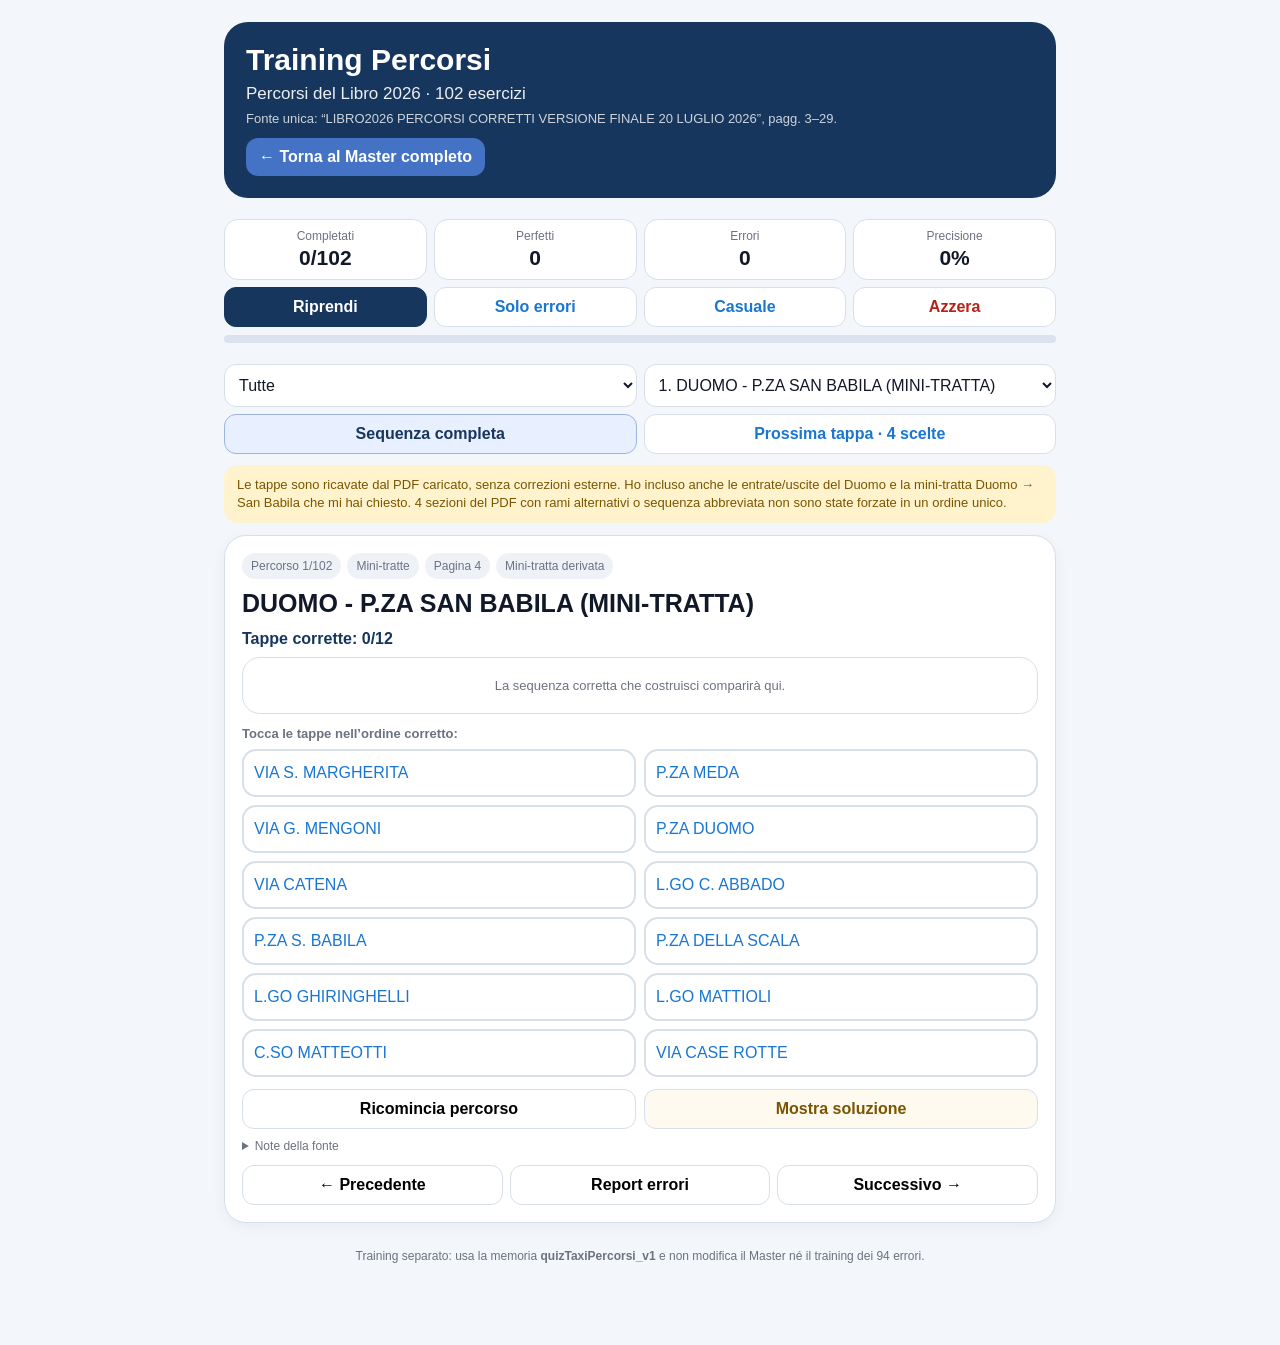
<file: percorsi.html>
<!doctype html>
<html lang="it">
<head>
  <meta charset="utf-8">
  <meta name="viewport" content="width=device-width,initial-scale=1,viewport-fit=cover">
  <meta name="theme-color" content="#17365D">
  <title>Training Percorsi Taxi Milano</title>
  <style>
    :root{
      --navy:#17365D; --blue:#4472C4; --bg:#f3f6fa; --card:#fff;
      --line:#d7dfe9; --green:#16874a; --greenbg:#dff4e8;
      --red:#b42318; --redbg:#fde2e0; --amber:#7a5500; --amberbg:#fff3cd;
      --text:#111827; --muted:#6b7280;
    }
    *{box-sizing:border-box}
    html{scroll-behavior:smooth}
    body{margin:0;background:var(--bg);font-family:-apple-system,BlinkMacSystemFont,"Segoe UI",Arial,sans-serif;color:var(--text)}
    button,select{font:inherit}
    .app{max-width:860px;margin:0 auto;padding:14px 14px 70px}
    .hero{background:var(--navy);color:white;border-radius:24px;padding:22px;margin:8px 0 14px}
    .hero h1{margin:0;font-size:30px;line-height:1.05}
    .hero p{margin:8px 0 0;font-size:17px;opacity:.92}
    .hero .sub{font-size:13px;opacity:.78;margin-top:7px}
    .back{display:inline-block;margin-top:12px;padding:10px 13px;background:var(--blue);color:#fff;text-decoration:none;border-radius:12px;font-weight:800}
    .sticky{position:sticky;top:0;z-index:10;background:rgba(243,246,250,.96);backdrop-filter:blur(10px);padding:7px 0 9px}
    .kpis{display:grid;grid-template-columns:repeat(4,1fr);gap:7px}
    .kpi{background:#fff;border:1px solid var(--line);border-radius:14px;padding:9px 5px;text-align:center;color:var(--muted);font-size:12px}
    .kpi b{display:block;color:var(--text);font-size:21px;margin-top:3px}
    .controls{display:grid;grid-template-columns:repeat(4,1fr);gap:7px;margin-top:7px}
    .controls button,.toolbar button,.modebar button{border:1px solid var(--line);background:#fff;border-radius:12px;padding:10px 7px;font-weight:800;color:#1976d2}
    .controls .primary{background:var(--navy);color:white;border-color:var(--navy)}
    .controls .danger{color:var(--red)}
    .controls .active,.modebar .active{background:#e8f0ff;color:var(--navy);border-color:#9bb5df}
    .progress{height:8px;background:#dbe3ee;border-radius:20px;overflow:hidden;margin-top:8px}
    #progressBar{height:100%;width:0;background:var(--blue);transition:width .2s}
    .toolbar{display:grid;grid-template-columns:1fr 1fr;gap:7px;margin:12px 0 7px}
    .toolbar select{width:100%;border:1px solid var(--line);border-radius:12px;background:white;padding:11px 10px;color:var(--text)}
    .modebar{display:grid;grid-template-columns:1fr 1fr;gap:7px;margin-bottom:11px}
    .source-note{background:var(--amberbg);color:var(--amber);border-radius:14px;padding:11px 13px;font-size:13px;line-height:1.4;margin-bottom:12px}
    .card{background:#fff;border:1px solid var(--line);border-radius:22px;padding:17px;margin-bottom:14px;box-shadow:0 4px 14px rgba(23,54,93,.05)}
    .meta{display:flex;flex-wrap:wrap;gap:6px;margin-bottom:10px}
    .chip{background:#eef2f7;border-radius:999px;padding:6px 9px;color:#687386;font-size:12px}
    .route-title{font-size:25px;font-weight:900;line-height:1.16;margin:5px 0 12px}
    .step-progress{font-weight:800;color:var(--navy);margin:6px 0 9px}
    .built{background:#f7f9fc;border:1px solid var(--line);border-radius:14px;padding:10px;margin-bottom:12px;max-height:260px;overflow:auto}
    .built.empty{color:var(--muted);font-size:13px}
    .built-step{display:flex;gap:9px;align-items:flex-start;padding:7px 5px;border-bottom:1px solid #e9edf3;font-size:14px}
    .built-step:last-child{border-bottom:0}
    .num{min-width:25px;height:25px;border-radius:50%;background:var(--greenbg);color:var(--green);display:inline-flex;align-items:center;justify-content:center;font-weight:900;font-size:12px}
    .pool-title{font-size:13px;color:var(--muted);font-weight:800;margin:8px 0}
    .pool{display:grid;grid-template-columns:1fr 1fr;gap:8px}
    .stepbtn{border:2px solid var(--line);background:white;color:#1976d2;border-radius:14px;padding:11px 10px;text-align:left;line-height:1.2;min-height:48px}
    .stepbtn:active{transform:scale(.99)}
    .stepbtn.wrongflash{background:var(--redbg);border-color:var(--red);color:var(--red)}
    .stepbtn.correctflash{background:var(--greenbg);border-color:var(--green);color:var(--green)}
    .feedback{margin-top:10px;padding:10px 12px;border-radius:12px;font-weight:800;display:none}
    .feedback.ok{display:block;background:var(--greenbg);color:var(--green)}
    .feedback.ko{display:block;background:var(--redbg);color:var(--red)}
    .actions{display:grid;grid-template-columns:1fr 1fr;gap:8px;margin-top:12px}
    .actions button{border:1px solid var(--line);border-radius:12px;padding:10px;background:#fff;font-weight:800}
    .actions .navy{background:var(--navy);color:#fff;border-color:var(--navy)}
    .actions .hint{color:#7a5500;background:#fffaf0}
    .solution{display:none;margin-top:12px;background:#f7f9fc;border-radius:14px;padding:11px;border:1px solid var(--line)}
    .solution.show{display:block}
    .solution ol{margin:8px 0 0;padding-left:25px}
    .solution li{margin:5px 0;line-height:1.25}
    .complete{background:var(--greenbg);color:var(--green);border-radius:16px;padding:14px;font-weight:900;margin:10px 0}
    .complete.with-errors{background:#fff3cd;color:#7a5500}
    .footer-nav{display:grid;grid-template-columns:1fr 1fr 1fr;gap:7px;margin-top:12px}
    .footer-nav button{border:1px solid var(--line);border-radius:12px;padding:10px;background:#fff;font-weight:800}
    .report{display:none;background:#fff;border:1px solid var(--line);border-radius:18px;padding:12px;margin-top:12px}
    .report.show{display:block}
    .report textarea{width:100%;height:240px;border:1px solid var(--line);border-radius:12px;padding:10px;font:12px/1.4 ui-monospace,SFMono-Regular,Menlo,monospace}
    details.notes{margin-top:10px;color:var(--muted);font-size:12px}
    .empty{background:#fff;border:1px solid var(--line);border-radius:18px;padding:20px;text-align:center;color:var(--muted)}
    footer{color:var(--muted);font-size:12px;text-align:center;padding:12px}
    @media(max-width:600px){
      .app{padding:8px 9px 60px}
      .hero{border-radius:20px;padding:19px 17px}
      .hero h1{font-size:27px}
      .kpi b{font-size:19px}
      .controls{grid-template-columns:1fr 1fr}
      .pool{grid-template-columns:1fr}
      .route-title{font-size:22px}
    }
  </style>
</head>
<body>
<main class="app">
  <header class="hero">
    <h1>Training Percorsi</h1>
    <p>Percorsi del Libro 2026 · 102 esercizi</p>
    <div class="sub">Fonte unica: “LIBRO2026 PERCORSI CORRETTI VERSIONE FINALE 20 LUGLIO 2026”, pagg. 3–29.</div>
    <a class="back" href="index.html">← Torna al Master completo</a>
  </header>

  <section class="sticky">
    <div class="kpis">
      <div class="kpi">Completati<b id="kCompleted">0/102</b></div>
      <div class="kpi">Perfetti<b id="kPerfect">0</b></div>
      <div class="kpi">Errori<b id="kWrong">0</b></div>
      <div class="kpi">Precisione<b id="kPct">0%</b></div>
    </div>
    <div class="controls">
      <button id="resumeBtn" class="primary">Riprendi</button>
      <button id="errorsBtn">Solo errori</button>
      <button id="randomBtn">Casuale</button>
      <button id="resetBtn" class="danger">Azzera</button>
    </div>
    <div class="progress"><div id="progressBar"></div></div>
  </section>

  <div class="toolbar">
    <select id="categorySelect" aria-label="Categoria"></select>
    <select id="routeSelect" aria-label="Percorso"></select>
  </div>

  <div class="modebar">
    <button id="sequenceMode" class="active">Sequenza completa</button>
    <button id="nextMode">Prossima tappa · 4 scelte</button>
  </div>

  <div class="source-note">
    Le tappe sono ricavate dal PDF caricato, senza correzioni esterne. Ho incluso anche le entrate/uscite del Duomo e la mini-tratta Duomo → San Babila che mi hai chiesto. 
    4 sezioni del PDF con rami alternativi o sequenza abbreviata non sono state forzate in un ordine unico.
  </div>

  <section id="quiz"></section>

  <div id="reportPanel" class="report">
    <b>Report percorsi con errori</b>
    <textarea id="reportText" readonly></textarea>
    <div class="actions">
      <button id="closeReportBtn">Chiudi</button>
      <button id="selectReportBtn" class="navy">Seleziona testo</button>
    </div>
  </div>

  <footer>Training separato: usa la memoria <b>quizTaxiPercorsi_v1</b> e non modifica il Master né il training dei 94 errori.</footer>
</main>
<script src="percorsi.js?v=1"></script>
</body>
</html>
</file>
<file: style.css>
:root{
  --navy:#17365D;--blue:#4472C4;--bg:#f4f7fb;--card:#fff;--border:#d6dde8;
  --text:#17202a;--muted:#667085;--ok:#16864a;--okbg:#dbf4e4;
  --ko:#c62828;--kobg:#fde0e0;--warn:#8a5a00;--warnbg:#fff3cd
}
*{box-sizing:border-box}
html{scroll-behavior:smooth}
body{margin:0;background:var(--bg);color:var(--text);font-family:-apple-system,BlinkMacSystemFont,"Segoe UI",Roboto,Arial,sans-serif}
.app{max-width:760px;margin:auto;padding:10px 10px 50px}
.hero{background:var(--navy);color:#fff;border-radius:18px;padding:16px;margin-bottom:8px}
.hero h1{margin:0 0 4px;font-size:23px}.hero p{margin:0;opacity:.92}
.sticky{position:sticky;top:0;z-index:50;background:rgba(244,247,251,.97);backdrop-filter:blur(9px);padding:7px 0 8px}
.kpis{display:grid;grid-template-columns:repeat(4,1fr);gap:6px}
.kpi{background:#fff;border:1px solid var(--border);border-radius:12px;padding:7px 3px;text-align:center;color:var(--muted);font-size:10px}
.kpi b{display:block;color:var(--text);font-size:17px;margin-top:2px}
.actions{display:grid;grid-template-columns:repeat(4,1fr);gap:6px;margin-top:7px}
.actions button{border:1px solid var(--border);border-radius:12px;padding:10px 5px;background:#fff;font-weight:800;font-size:13px}
.actions .primary{background:var(--navy);color:#fff;border-color:var(--navy)}
.actions .danger{color:#a61e1e}
.progress{height:7px;background:#dde4ed;border-radius:999px;overflow:hidden;margin-top:7px}
.progress>div{height:100%;width:0;background:var(--blue);transition:width .2s}
.status{display:none;margin-top:7px;padding:8px 10px;border-radius:11px;font-size:12px;background:#eef4fb;color:#294969}
.card{scroll-margin-top:142px;background:#fff;border:1px solid var(--border);border-radius:18px;padding:15px 13px;margin:12px 0;box-shadow:0 4px 17px rgba(23,54,93,.07)}
.meta{display:flex;gap:6px;flex-wrap:wrap;color:var(--muted);font-size:12px;margin-bottom:9px}
.meta span{background:#eef2f7;border-radius:999px;padding:4px 7px}
.question{font-size:19px;line-height:1.32;font-weight:800;margin:5px 0 14px}
.options{display:grid;gap:9px}
.option{display:block;width:100%;text-align:left;border:2px solid #d9e0e9;border-radius:14px;padding:13px;background:#fff;font-size:16px;line-height:1.28}
.option.correct{background:var(--okbg);border-color:var(--ok);color:#0b6333;font-weight:750}
.option.wrong{background:var(--kobg);border-color:var(--ko);color:#941a1a;font-weight:750}
.feedback{display:none;margin-top:11px;padding:10px 11px;border-radius:12px;font-weight:750}
.feedback.ok{display:block;background:var(--okbg);color:#0b6333}
.feedback.ko{display:block;background:var(--kobg);color:#941a1a}
.warning{margin:0 0 12px;padding:10px 11px;border-radius:12px;background:var(--warnbg);color:var(--warn);font-size:13px;line-height:1.35}
.next{margin-top:12px;border:0;background:var(--navy);color:#fff;padding:10px 13px;border-radius:12px;font-weight:800}
.empty{padding:30px 15px;text-align:center;color:var(--muted)}
footer{text-align:center;color:var(--muted);font-size:12px;line-height:1.4;padding:16px 4px}
@media(max-width:520px){
  .question{font-size:18px}.kpi b{font-size:16px}.actions button{font-size:12px;padding:9px 3px}
}
</file>
